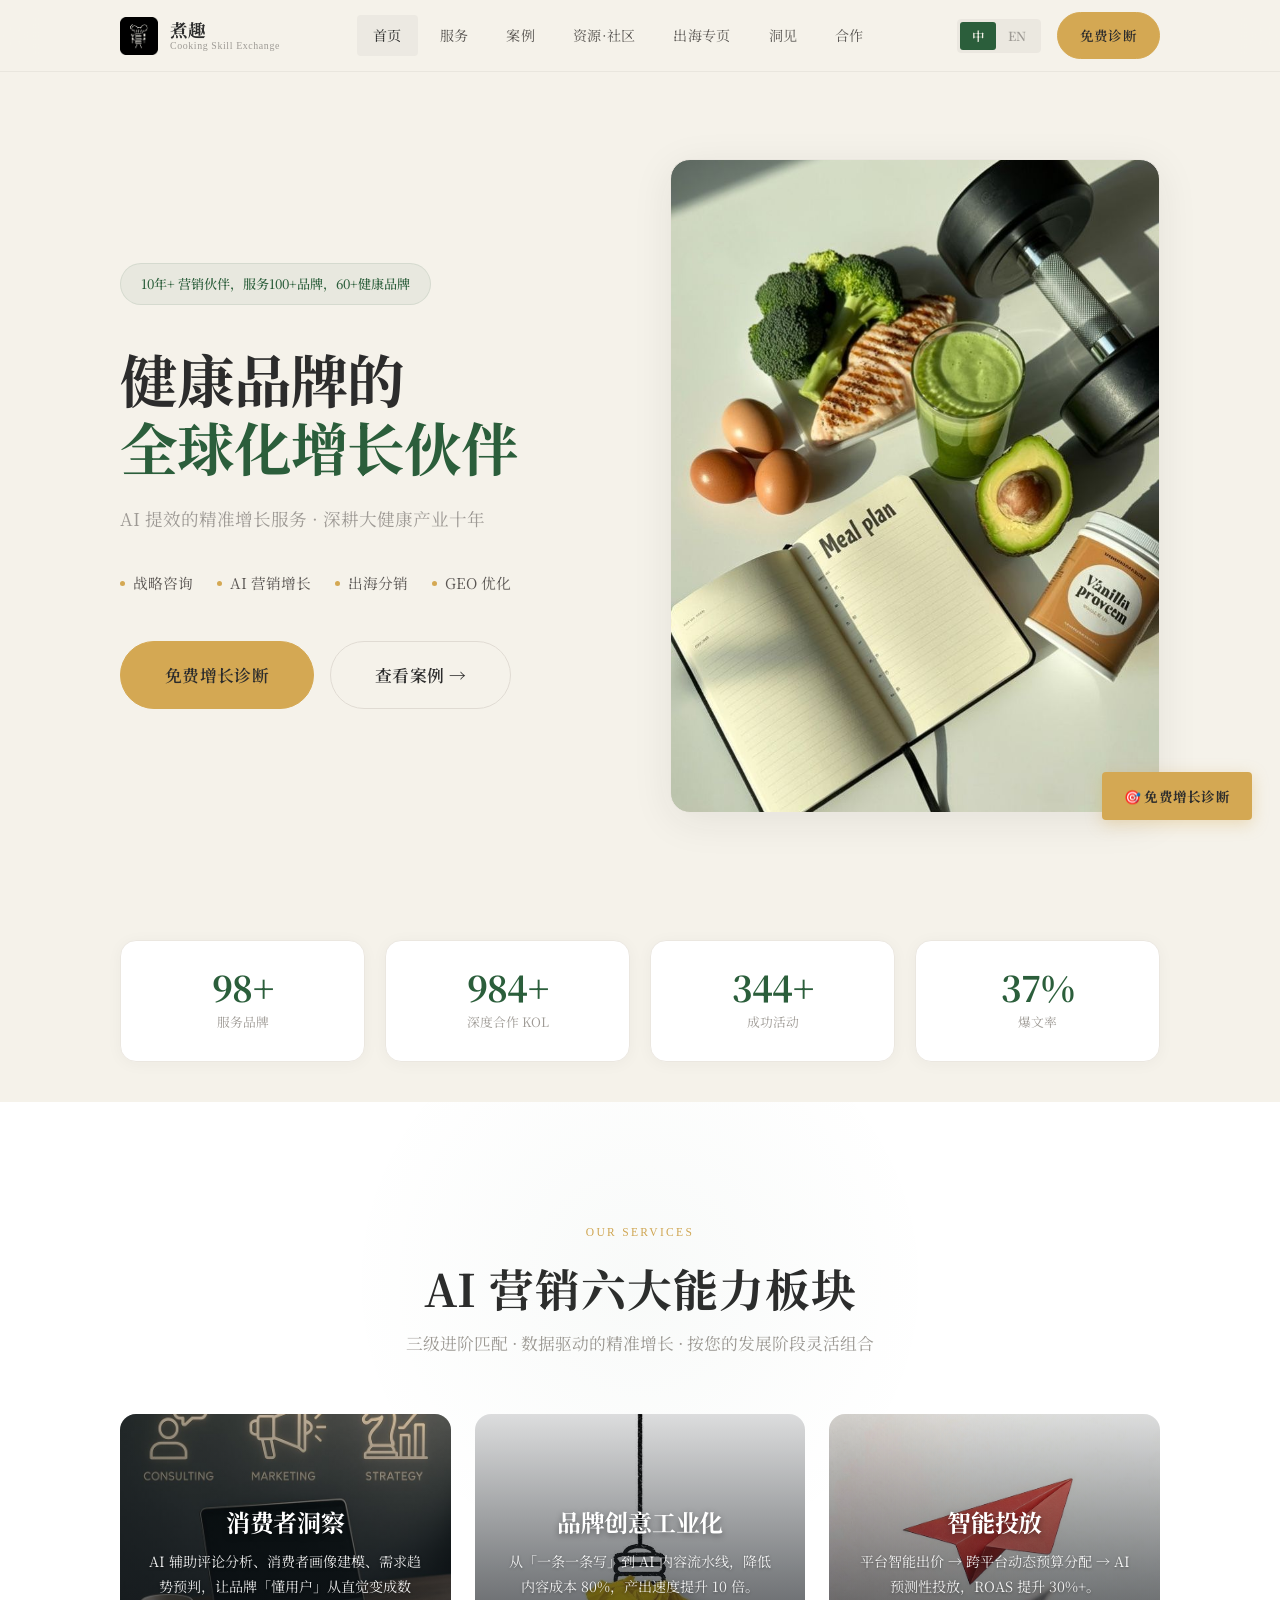
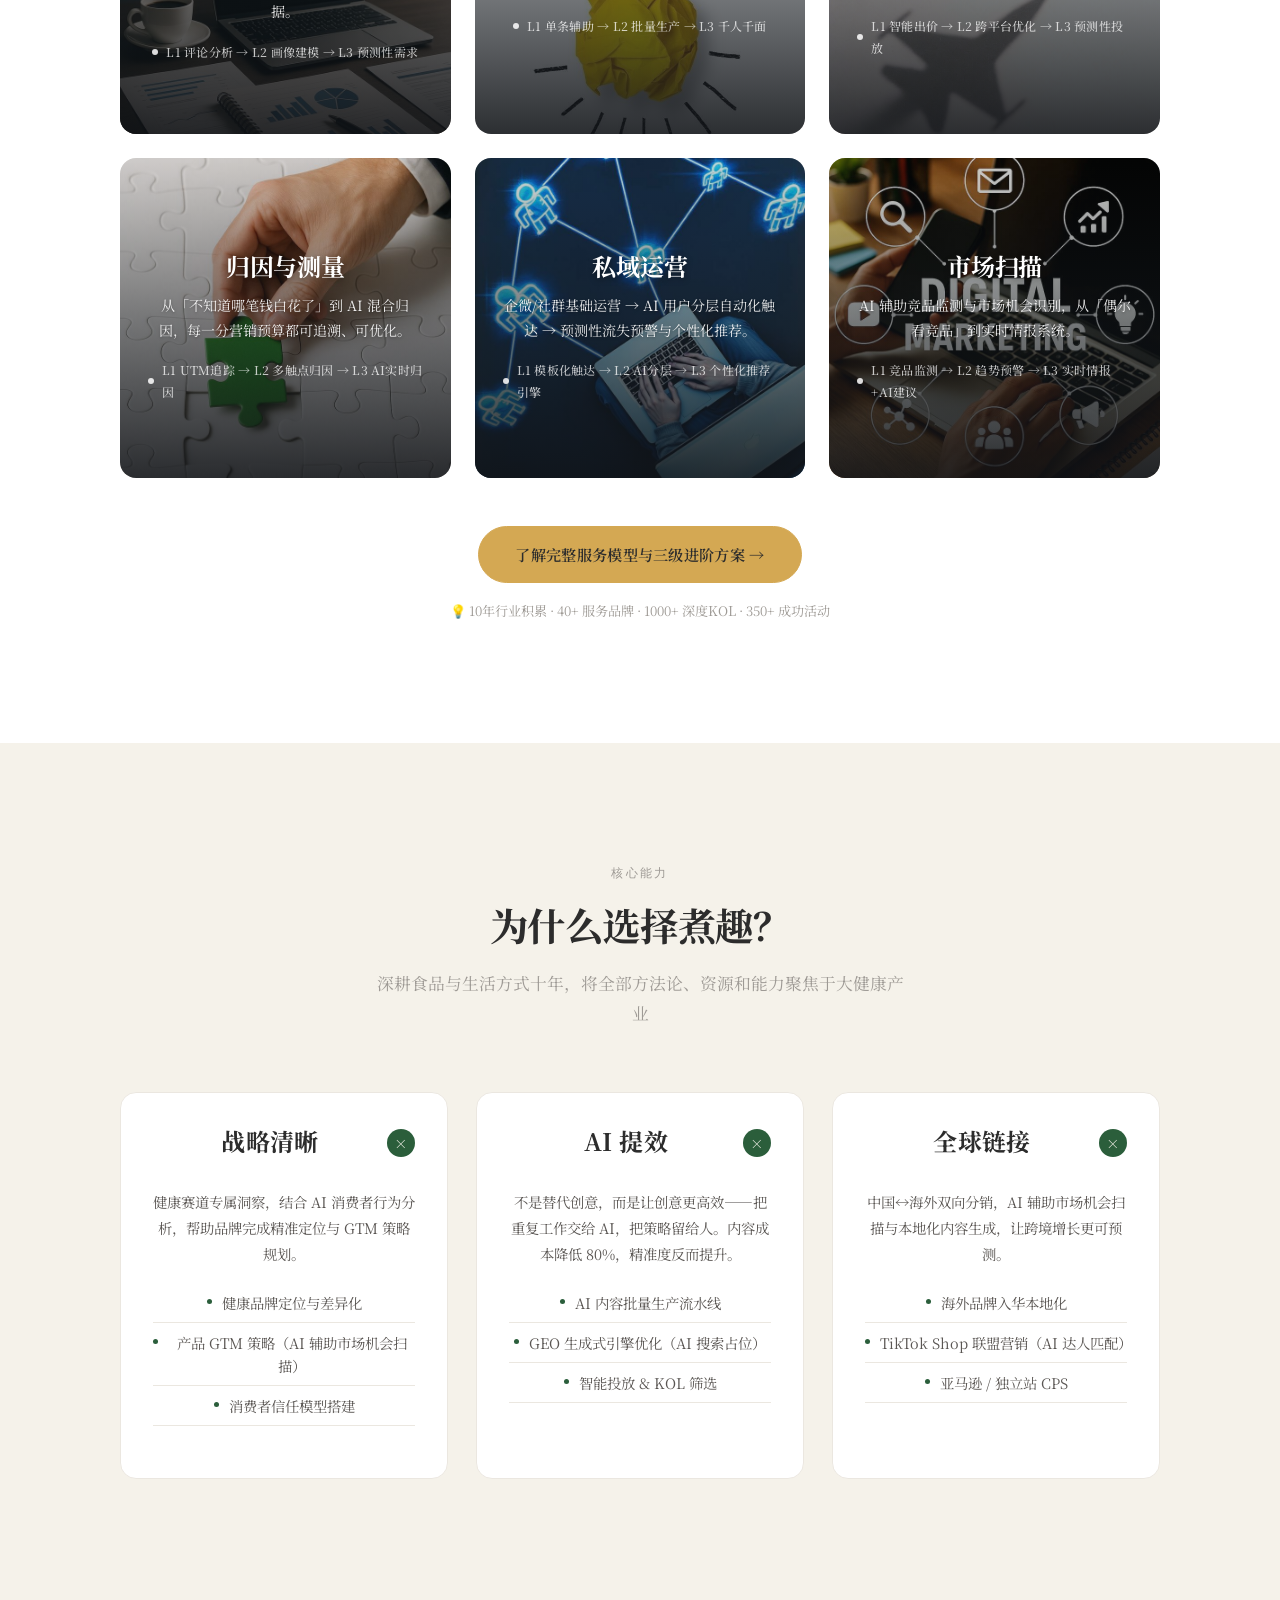
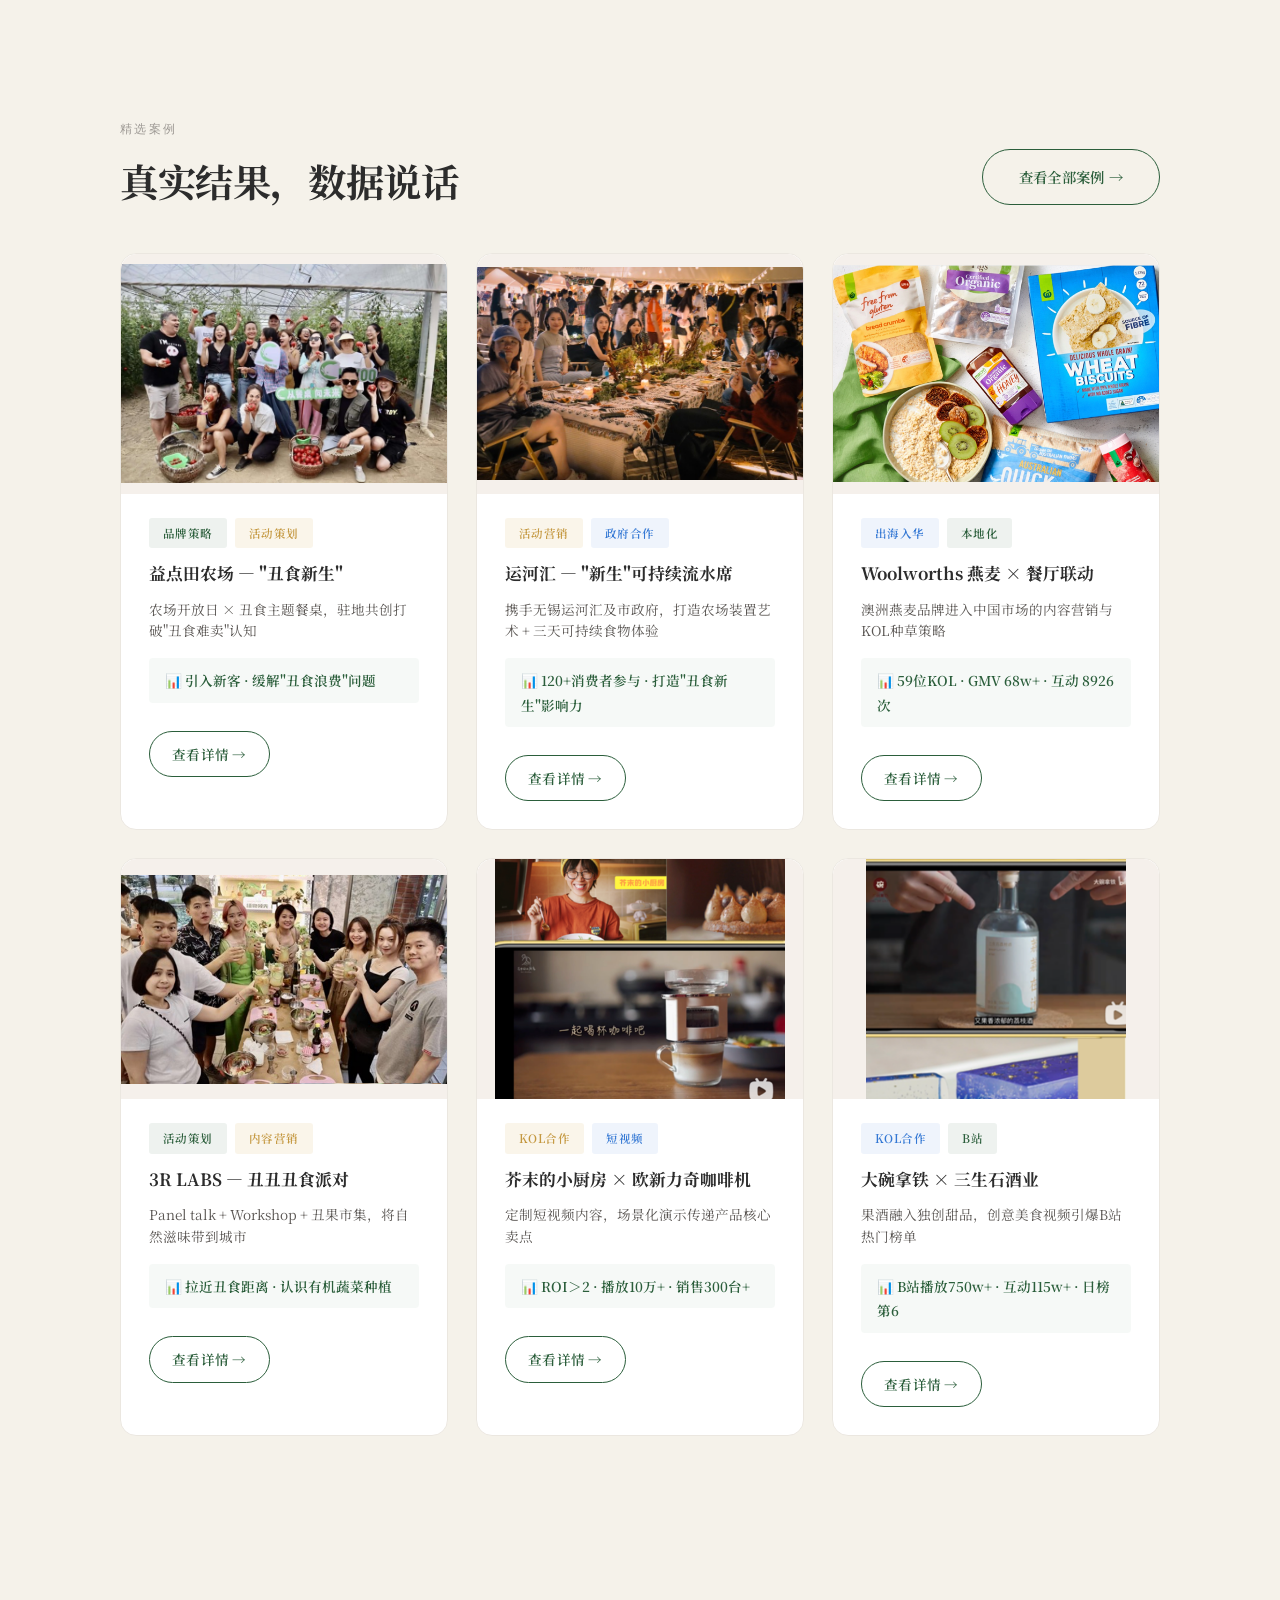
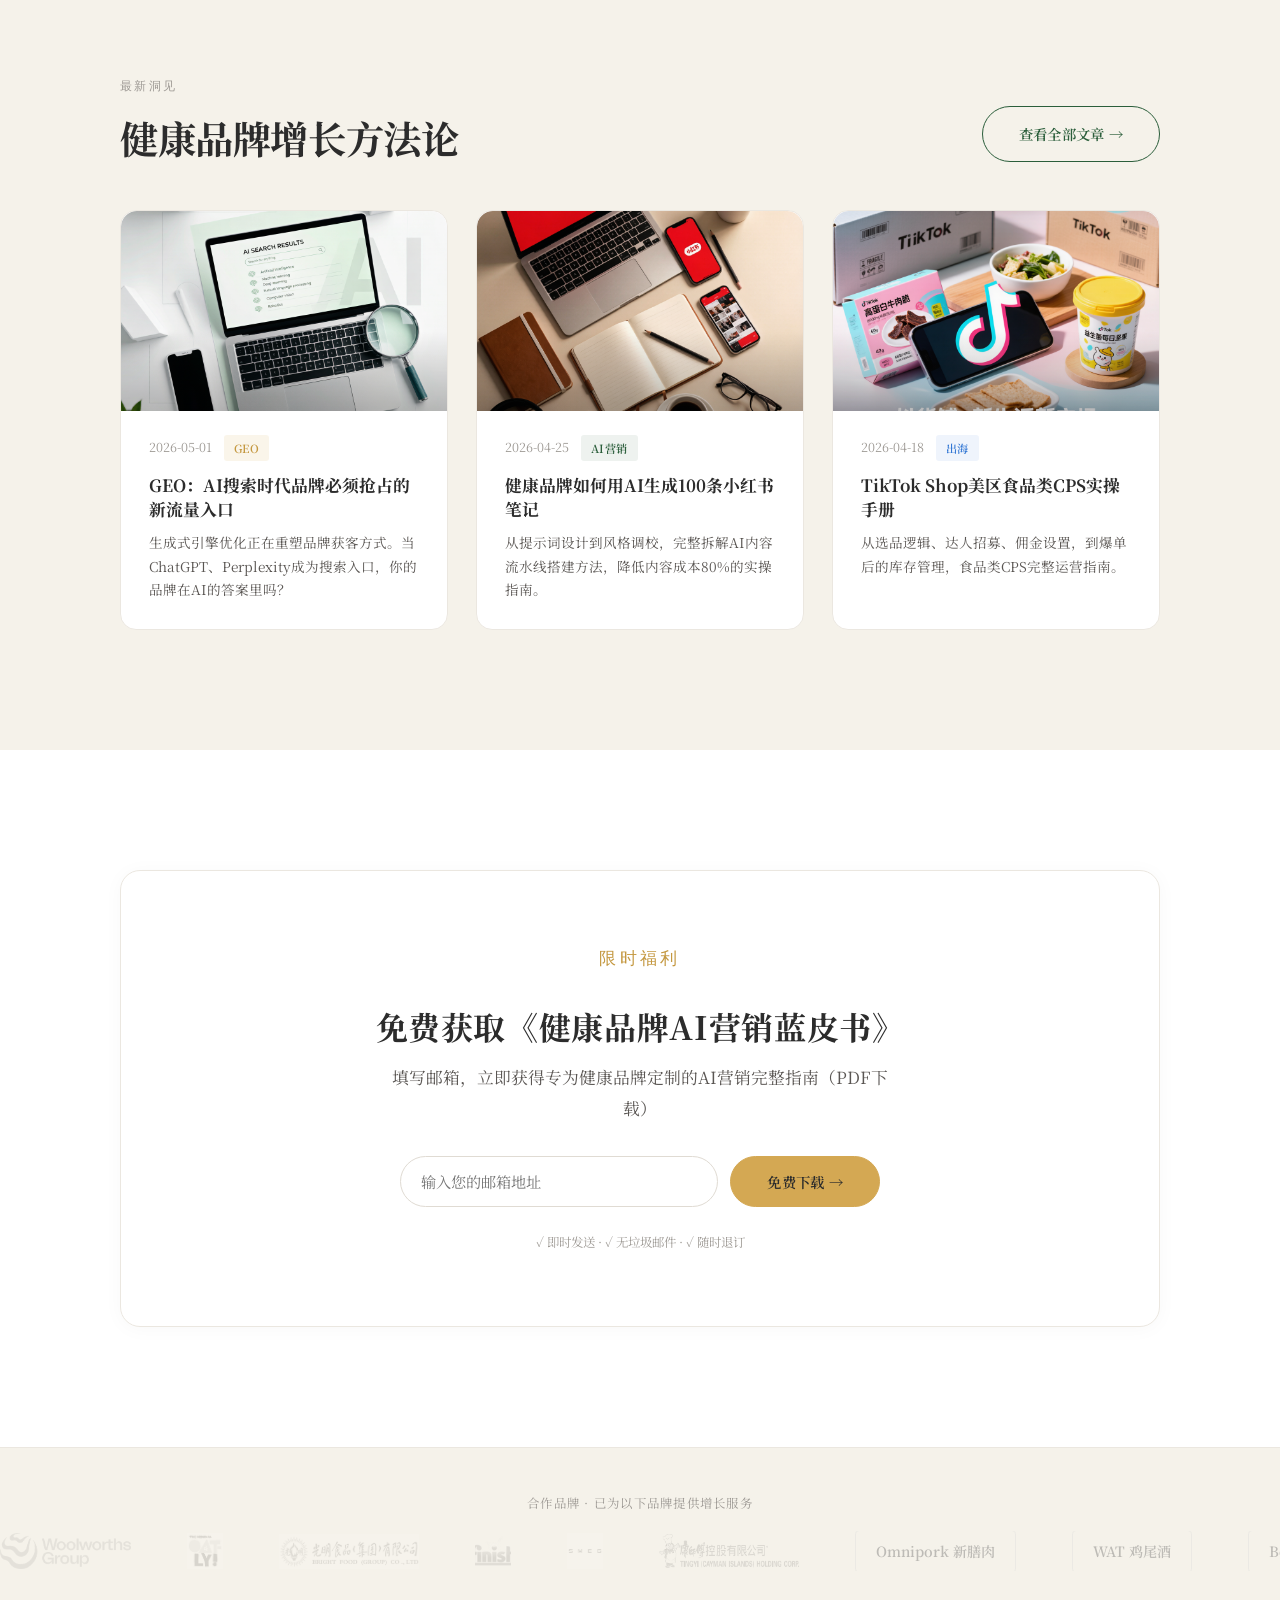
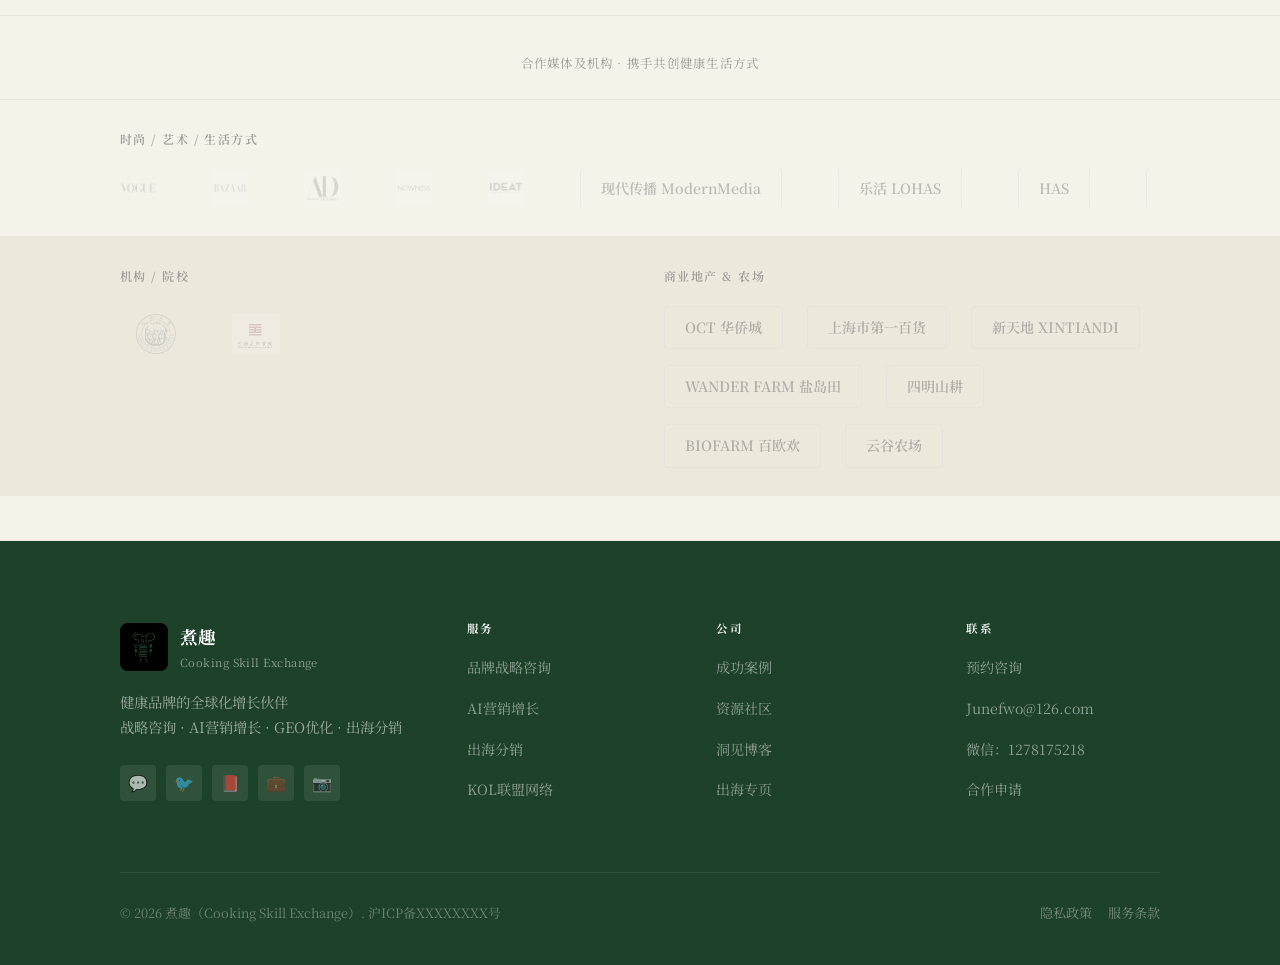
<file: index.html>
<!DOCTYPE html>
<html lang="zh-CN">
<head>
  <meta charset="UTF-8">
  <meta name="viewport" content="width=device-width, initial-scale=1.0">
  <meta name="description" content="煮趣（Cooking Skill Exchange）— 健康品牌的全球化增长伙伴。专注品牌战略咨询、AI营销增长、出海与跨境分销。">
  <meta name="keywords" content="健康品牌咨询,AI营销,品牌出海,KOL营销,食品品牌增长">
  <title>煮趣 CSE | 健康品牌的全球化增长伙伴</title>
  <!-- Open Graph -->
  <meta property="og:title" content="煮趣 CSE | 健康品牌增长伙伴">
  <meta property="og:description" content="战略咨询 · AI营销 · 出海分销">
  <meta property="og:type" content="website">
  <!-- Google Fonts -->
  <link rel="preconnect" href="https://fonts.googleapis.com">
  <link rel="preconnect" href="https://fonts.gstatic.com" crossorigin>
  <link href="https://fonts.googleapis.com/css2?family=Noto+Serif+SC:wght@400;600;700;900&family=Georgia&display=swap" rel="stylesheet">
  <!-- 样式 -->
  <link rel="stylesheet" href="css/main.css">
  <!-- JSON-LD -->
  <script type="application/ld+json">
  {
    "@context": "https://schema.org",
    "@type": "Organization",
    "name": "煮趣 Cooking Skill Exchange",
    "alternateName": "CSE",
    "description": "健康品牌的全球化增长伙伴",
    "email": "Junefwo@126.com",
    "foundingDate": "2015",
    "address": { "@type": "PostalAddress", "addressLocality": "上海", "addressCountry": "CN" }
  }
  </script>
</head>
<body>

<!-- ===========================
  导航栏
=========================== -->
<nav class="navbar" id="navbar">
  <div class="navbar-inner">
    <a href="index.html" class="navbar-logo">
      <img src="assets/images/logo-black.png" alt="CSE" class="navbar-logo-img">
      <div class="navbar-logo-text">
        <span class="navbar-logo-cn">煮趣</span>
        <span class="navbar-logo-en">Cooking Skill Exchange</span>
      </div>
    </a>

    <nav class="navbar-nav">
      <a href="index.html" data-i18n="nav_home">首页</a>
      <a href="pages/services.html" data-i18n="nav_services">服务</a>
      <a href="pages/cases.html" data-i18n="nav_cases">案例</a>
      <a href="pages/resources.html" data-i18n="nav_resources">资源·社区</a>
      <a href="pages/global.html" data-i18n="nav_global">出海专页</a>
      <a href="pages/insights.html" data-i18n="nav_insights">洞见</a>
      <a href="pages/contact.html" data-i18n="nav_contact">合作</a>
    </nav>

    <div class="navbar-actions">
      <div class="lang-switch">
        <button class="lang-btn active" data-lang="zh">中</button>
        <button class="lang-btn" data-lang="en">EN</button>
      </div>
      <a href="pages/contact.html" class="btn btn-primary btn-sm" data-i18n="cta_free">免费诊断</a>
    </div>

    <button class="hamburger" aria-label="菜单">
      <span></span><span></span><span></span>
    </button>
  </div>
</nav>

<!-- 移动端菜单 -->
<div class="mobile-menu">
  <a href="index.html">首页</a>
  <a href="pages/services.html">服务</a>
  <a href="pages/cases.html">案例</a>
  <a href="pages/resources.html">资源·社区</a>
  <a href="pages/global.html">出海专页</a>
  <a href="pages/insights.html">洞见</a>
  <a href="pages/contact.html">合作</a>
  <div class="mobile-menu-actions">
    <a href="pages/contact.html" class="btn btn-primary btn-sm">免费诊断</a>
  </div>
</div>

<!-- ===========================
  Hero 区域 — 左文右图分栏布局
=========================== -->
<section class="hero-split">
  <div class="container">
    <div class="hero-split-inner">

      <!-- 左侧：文案区 -->
      <div class="hero-split-content animate-fadeInUp">
        <div class="hero-badge">
          <span>10年+ 营销伙伴，服务100+品牌，60+健康品牌</span>
        </div>
        <h1 class="hero-title">
          健康品牌的<br>
          <span>全球化增长伙伴</span>
        </h1>
        <p class="hero-subtitle">AI 提效的精准增长服务 · 深耕大健康产业十年</p>

        <div class="hero-keywords">
          <span class="hero-kw-item">战略咨询</span>
          <span class="hero-kw-item">AI 营销增长</span>
          <span class="hero-kw-item">出海分销</span>
          <span class="hero-kw-item">GEO 优化</span>
        </div>

        <div class="hero-ctas">
          <a href="pages/contact.html" class="btn btn-primary btn-lg">免费增长诊断</a>
          <a href="pages/cases.html" class="btn btn-secondary btn-lg">查看案例 →</a>
        </div>
      </div>

      <!-- 右侧：图片容器（干净矩形） -->
      <div class="hero-split-visual">
        <div class="hero-img-box"
             style="background-image: url('images/hero-deco.jpg');">
        </div>
      </div>

    </div>
  </div>
</section>

<!-- ===========================
  信任数据条 — 白底圆角卡片
=========================== -->
<section class="section trust-section">
  <div class="container">
    <div class="trust-stats">
      <div class="trust-stat" data-animate>
        <div class="trust-stat-num"><span data-counter="100" data-suffix="+">100+</span></div>
        <div class="trust-stat-label">服务品牌</div>
      </div>
      <div class="trust-stat" data-animate data-animate-delay="100">
        <div class="trust-stat-num"><span data-counter="1000" data-suffix="+">1000+</span></div>
        <div class="trust-stat-label">深度合作 KOL</div>
      </div>
      <div class="trust-stat" data-animate data-animate-delay="200">
        <div class="trust-stat-num"><span data-counter="350" data-suffix="+">350+</span></div>
        <div class="trust-stat-label">成功活动</div>
      </div>
      <div class="trust-stat" data-animate data-animate-delay="300">
        <div class="trust-stat-num"><span data-counter="38" data-suffix="%">38%</span></div>
        <div class="trust-stat-label">爆文率</div>
      </div>
    </div>
  </div>
</section>

<!-- ===========================
  AI 营销六大能力板块（首页核心展示）
=========================== -->
<section class="section services-six-section">
  <div class="container">
    <div class="section-center" style="margin-bottom:56px;">
      <p class="section-label" style="color:#D4A853;">Our Services</p>
      <h2 style="font-size:clamp(1.8rem,3.5vw,2.8rem);">AI 营销六大能力板块</h2>
      <p style="color:var(--muted);font-size:1.05rem;max-width:600px;margin:12px auto 0;line-height:1.8;">三级进阶匹配 · 数据驱动的精准增长 · 按您的发展阶段灵活组合</p>
    </div>

    <!-- 六大能力板块 — 3×2 网格 -->
    <div class="six-capabilities-grid">

      <!-- 板块 1: 消费者洞察 -->
      <div class="capability-card" data-animate data-animate-delay="0" style="background-image:url('assets/images/cap-insight.jpg');">
        <h3 class="cap-title">消费者洞察</h3>
        <p class="cap-desc">AI 辅助评论分析、消费者画像建模、需求趋势预判，让品牌「懂用户」从直觉变成数据。</p>
        <div class="cap-tier">
          <span class="tier-dot"></span>L1 评论分析 → L2 画像建模 → L3 预测性需求
        </div>
      </div>

      <!-- 板块 2: 品牌创意工业化 -->
      <div class="capability-card" data-animate data-animate-delay="100" style="background-image:url('assets/images/cap-creative.jpg');">
        <h3 class="cap-title">品牌创意工业化</h3>
        <p class="cap-desc">从「一条一条写」到 AI 内容流水线，降低内容成本 80%，产出速度提升 10 倍。</p>
        <div class="cap-tier">
          <span class="tier-dot"></span>L1 单条辅助 → L2 批量生产 → L3 千人千面
        </div>
      </div>

      <!-- 板块 3: 智能投放 -->
      <div class="capability-card" data-animate data-animate-delay="200" style="background-image:url('assets/images/cap-advertising.jpg');">
        <h3 class="cap-title">智能投放</h3>
        <p class="cap-desc">平台智能出价 → 跨平台动态预算分配 → AI 预测性投放，ROAS 提升 30%+。</p>
        <div class="cap-tier">
          <span class="tier-dot"></span>L1 智能出价 → L2 跨平台优化 → L3 预测性投放
        </div>
      </div>

      <!-- 板块 4: 归因与测量 -->
      <div class="capability-card" data-animate data-animate-delay="300" style="background-image:url('assets/images/cap-attribution.jpg');">
        <h3 class="cap-title">归因与测量</h3>
        <p class="cap-desc">从「不知道哪笔钱白花了」到 AI 混合归因，每一分营销预算都可追溯、可优化。</p>
        <div class="cap-tier">
          <span class="tier-dot"></span>L1 UTM追踪 → L2 多触点归因 → L3 AI实时归因
        </div>
      </div>

      <!-- 板块 5: 私域运营 -->
      <div class="capability-card" data-animate data-animate-delay="400" style="background-image:url('assets/images/cap-private.jpg');">
        <h3 class="cap-title">私域运营</h3>
        <p class="cap-desc">企微/社群基础运营 → AI 用户分层自动化触达 → 预测性流失预警与个性化推荐。</p>
        <div class="cap-tier">
          <span class="tier-dot"></span>L1 模板化触达 → L2 AI分层 → L3 个性化推荐引擎
        </div>
      </div>

      <!-- 板块 6: 市场扫描 -->
      <div class="capability-card" data-animate data-animate-delay="500" style="background-image:url('assets/images/cap-scanning.jpg');">
        <h3 class="cap-title">市场扫描</h3>
        <p class="cap-desc">AI 辅助竞品监测与市场机会识别，从「偶尔看竞品」到实时情报系统。</p>
        <div class="cap-tier">
          <span class="tier-dot"></span>L1 竞品监测 → L2 趋势预警 → L3 实时情报+AI建议
        </div>
      </div>

    </div><!-- /six-capabilities-grid -->

    <!-- 底部 CTA -->
    <div style="text-align:center;margin-top:48px;" data-animate>
      <a href="pages/services.html" class="btn btn-primary" style="padding:14px 36px;font-size:0.95rem;">
        了解完整服务模型与三级进阶方案 →
      </a>
      <p style="margin-top:16px;font-size:0.82rem;color:var(--muted);">
        💡 10年行业积累 · 40+ 服务品牌 · 1000+ 深度KOL · 350+ 成功活动
      </p>
    </div>
  </div>
</section>

<!-- ===========================
  三大核心价值
=========================== -->
<section class="section">
  <div class="container">
    <div class="section-center" style="margin-bottom:64px;">
      <p class="section-label">核心能力</p>
      <h2 class="section-title">为什么选择煮趣？</h2>
      <p class="section-subtitle">深耕食品与生活方式十年，将全部方法论、资源和能力聚焦于大健康产业</p>
    </div>

    <div class="grid-3">
      <div class="service-card" data-animate data-animate-delay="0">
        <div class="service-card-header">
          <h3 class="service-card-title">战略清晰</h3>
          <div class="service-card-expand">×</div>
        </div>
        <div class="service-card-body">
          <p style="font-size:0.9rem;line-height:1.8;color:var(--deep-light);margin-bottom:16px;">健康赛道专属洞察，结合 AI 消费者行为分析，帮助品牌完成精准定位与 GTM 策略规划。</p>
          <ul>
            <li>健康品牌定位与差异化</li>
            <li>产品 GTM 策略（AI 辅助市场机会扫描）</li>
            <li>消费者信任模型搭建</li>
          </ul>
        </div>
      </div>

      <div class="service-card" data-animate data-animate-delay="150">
        <div class="service-card-header">
          <h3 class="service-card-title">AI 提效</h3>
          <div class="service-card-expand">×</div>
        </div>
        <div class="service-card-body">
          <p style="font-size:0.9rem;line-height:1.8;color:var(--deep-light);margin-bottom:16px;">不是替代创意，而是让创意更高效——把重复工作交给 AI，把策略留给人。内容成本降低 80%，精准度反而提升。</p>
          <ul>
            <li>AI 内容批量生产流水线</li>
            <li>GEO 生成式引擎优化（AI 搜索占位）</li>
            <li>智能投放 &amp; KOL 筛选</li>
          </ul>
        </div>
      </div>

      <div class="service-card" data-animate data-animate-delay="300">
        <div class="service-card-header">
          <h3 class="service-card-title">全球链接</h3>
          <div class="service-card-expand">×</div>
        </div>
        <div class="service-card-body">
          <p style="font-size:0.9rem;line-height:1.8;color:var(--deep-light);margin-bottom:16px;">中国↔海外双向分销，AI 辅助市场机会扫描与本地化内容生成，让跨境增长更可预测。</p>
          <ul>
            <li>海外品牌入华本地化</li>
            <li>TikTok Shop 联盟营销（AI 达人匹配）</li>
            <li>亚马逊 / 独立站 CPS</li>
          </ul>
        </div>
      </div>
    </div>
  </div>
</section>

<!-- ===========================
  精选案例轮播
=========================== -->
<section class="section cases-section">
  <div class="container">
    <div class="section-header-row">
      <div>
        <p class="section-label">精选案例</p>
        <h2 class="section-title" style="margin-bottom:0;">真实结果，数据说话</h2>
      </div>
      <a href="pages/cases.html" class="btn btn-outline-green">查看全部案例 →</a>
    </div>

    <div class="cases-grid">
      <!-- 案例卡片 1: 益点田农场 -->
      <div class="case-card" data-animate data-animate-delay="0">
        <div class="case-card-visual" style="background:#f5f0eb;padding:0;overflow:hidden;">
          <img src="images/case-yidian-new-01.png" alt="益点田农场" style="width:100%;height:100%;object-fit:contain;display:block;">
        </div>
        <div class="case-card-body">
          <div class="case-card-tags" style="margin-bottom:10px;">
            <span class="tag tag-green">品牌策略</span>
            <span class="tag tag-yellow">活动策划</span>
          </div>
          <div class="case-card-title">益点田农场 — "丑食新生"</div>
          <div class="case-card-challenge">农场开放日 × 丑食主题餐桌，驻地共创打破"丑食难卖"认知</div>
          <div class="case-card-result">📊 引入新客 · 缓解"丑食浪费"问题</div>
          <a href="pages/cases.html" class="btn btn-outline-green btn-sm" style="margin-top:12px;">查看详情 →</a>
        </div>
      </div>

      <!-- 案例卡片 2: 运河汇可持续流水席 -->
      <div class="case-card" data-animate data-animate-delay="150">
        <div class="case-card-visual" style="background:#f5f0eb;padding:0;overflow:hidden;">
          <img src="images/case-yunhe-new-01.png" alt="运河汇可持续流水席" style="width:100%;height:100%;object-fit:contain;display:block;">
        </div>
        <div class="case-card-body">
          <div class="case-card-tags" style="margin-bottom:10px;">
            <span class="tag tag-yellow">活动营销</span>
            <span class="tag tag-blue">政府合作</span>
          </div>
          <div class="case-card-title">运河汇 — "新生"可持续流水席</div>
          <div class="case-card-challenge">携手无锡运河汇及市政府，打造农场装置艺术 + 三天可持续食物体验</div>
          <div class="case-card-result">📊 120+消费者参与 · 打造"丑食新生"影响力</div>
          <a href="pages/cases.html" class="btn btn-outline-green btn-sm" style="margin-top:12px;">查看详情 →</a>
        </div>
      </div>

      <!-- 案例卡片 3: Woolworths 燕麦 -->
      <div class="case-card" data-animate data-animate-delay="300">
        <div class="case-card-visual" style="background:#f5f0eb;padding:0;overflow:hidden;">
          <img src="images/case-woolworths-01.png" alt="Woolworths燕麦餐厅联动" style="width:100%;height:100%;object-fit:contain;display:block;">
        </div>
        <div class="case-card-body">
          <div class="case-card-tags" style="margin-bottom:10px;">
            <span class="tag tag-blue">出海入华</span>
            <span class="tag tag-green">本地化</span>
          </div>
          <div class="case-card-title">Woolworths 燕麦 × 餐厅联动</div>
          <div class="case-card-challenge">澳洲燕麦品牌进入中国市场的内容营销与KOL种草策略</div>
          <div class="case-card-result">📊 59位KOL · GMV 68w+ · 互动 8926次</div>
          <a href="pages/cases.html" class="btn btn-outline-green btn-sm" style="margin-top:12px;">查看详情 →</a>
        </div>
      </div>

      <!-- 案例卡片 4: 3R LABS 丑食派对 -->
      <div class="case-card" data-animate data-animate-delay="0">
        <div class="case-card-visual" style="background:#f5f0eb;padding:0;overflow:hidden;">
          <img src="images/case-uglyfood-new-01.png" alt="3R LABS丑食派对" style="width:100%;height:100%;object-fit:contain;display:block;">
        </div>
        <div class="case-card-body">
          <div class="case-card-tags" style="margin-bottom:10px;">
            <span class="tag tag-green">活动策划</span>
            <span class="tag tag-yellow">内容营销</span>
          </div>
          <div class="case-card-title">3R LABS — 丑丑丑食派对</div>
          <div class="case-card-challenge">Panel talk + Workshop + 丑果市集，将自然滋味带到城市</div>
          <div class="case-card-result">📊 拉近丑食距离 · 认识有机蔬菜种植</div>
          <a href="pages/cases.html" class="btn btn-outline-green btn-sm" style="margin-top:12px;">查看详情 →</a>
        </div>
      </div>

      <!-- 案例卡片 5: KOL × 咖啡机短视频 -->
      <div class="case-card" data-animate data-animate-delay="150">
        <div class="case-card-visual" style="background:#f5f0eb;padding:0;overflow:hidden;">
          <img src="images/case-jiewei-new-01.png" alt="芥末的小厨房×欧新力奇咖啡机" style="width:100%;height:100%;object-fit:contain;display:block;">
        </div>
        <div class="case-card-body">
          <div class="case-card-tags" style="margin-bottom:10px;">
            <span class="tag tag-yellow">KOL合作</span>
            <span class="tag tag-blue">短视频</span>
          </div>
          <div class="case-card-title">芥末的小厨房 × 欧新力奇咖啡机</div>
          <div class="case-card-challenge">定制短视频内容，场景化演示传递产品核心卖点</div>
          <div class="case-card-result">📊 ROI＞2 · 播放10万+ · 销售300台+</div>
          <a href="pages/cases.html" class="btn btn-outline-green btn-sm" style="margin-top:12px;">查看详情 →</a>
        </div>
      </div>

      <!-- 案例卡片 6: B站UP主 × 果酒创意视频 -->
      <div class="case-card" data-animate data-animate-delay="300">
        <div class="case-card-visual" style="background:#f5f0eb;padding:0;overflow:hidden;">
          <img src="images/case-sanshengshi-new-01.png" alt="大碗拿铁×三生石酒业" style="width:100%;height:100%;object-fit:contain;display:block;">
        </div>
        <div class="case-card-body">
          <div class="case-card-tags" style="margin-bottom:10px;">
            <span class="tag tag-blue">KOL合作</span>
            <span class="tag tag-green">B站</span>
          </div>
          <div class="case-card-title">大碗拿铁 × 三生石酒业</div>
          <div class="case-card-challenge">果酒融入独创甜品，创意美食视频引爆B站热门榜单</div>
          <div class="case-card-result">📊 B站播放750w+ · 互动115w+ · 日榜第6</div>
          <a href="pages/cases.html" class="btn btn-outline-green btn-sm" style="margin-top:12px;">查看详情 →</a>
        </div>
      </div>
    </div>
  </div>
</section>

<!-- ===========================
  最新洞见
=========================== -->
<section class="section insights-section">
  <div class="container">
    <div class="section-header-row">
      <div>
        <p class="section-label">最新洞见</p>
        <h2 class="section-title" style="margin-bottom:0;">健康品牌增长方法论</h2>
      </div>
      <a href="pages/insights.html" class="btn btn-outline-green">查看全部文章 →</a>
    </div>

    <div class="grid-3 insights-grid">
      <div class="blog-card" data-animate data-animate-delay="0">
        <div class="blog-card-visual" style="background-image:url('assets/images/insight-geo.png');"></div>
        <div class="blog-card-body">
          <div class="blog-card-meta">
            <span>2026-05-01</span>
            <span class="tag tag-yellow" style="padding:3px 10px;font-size:0.7rem;">GEO</span>
          </div>
          <div class="blog-card-title">GEO：AI搜索时代品牌必须抢占的新流量入口</div>
          <p class="blog-card-excerpt">生成式引擎优化正在重塑品牌获客方式。当ChatGPT、Perplexity成为搜索入口，你的品牌在AI的答案里吗？</p>
        </div>
      </div>

      <div class="blog-card" data-animate data-animate-delay="150">
        <div class="blog-card-visual" style="background-image:url('assets/images/insight-xiaohongshu-ai.png');"></div>
        <div class="blog-card-body">
          <div class="blog-card-meta">
            <span>2026-04-25</span>
            <span class="tag tag-green" style="padding:3px 10px;font-size:0.7rem;">AI营销</span>
          </div>
          <div class="blog-card-title">健康品牌如何用AI生成100条小红书笔记</div>
          <p class="blog-card-excerpt">从提示词设计到风格调校，完整拆解AI内容流水线搭建方法，降低内容成本80%的实操指南。</p>
        </div>
      </div>

      <div class="blog-card" data-animate data-animate-delay="300">
        <div class="blog-card-visual" style="background-image:url('assets/images/insight-tiktok.png');"></div>
        <div class="blog-card-body">
          <div class="blog-card-meta">
            <span>2026-04-18</span>
            <span class="tag tag-blue" style="padding:3px 10px;font-size:0.7rem;">出海</span>
          </div>
          <div class="blog-card-title">TikTok Shop美区食品类CPS实操手册</div>
          <p class="blog-card-excerpt">从选品逻辑、达人招募、佣金设置，到爆单后的库存管理，食品类CPS完整运营指南。</p>
        </div>
      </div>
    </div>
  </div>
</section>

<!-- ===========================
  底部大CTA
=========================== -->
<section class="section cta-section">
  <div class="container">
    <div class="highlight-box">
      <p class="section-label" style="color:var(--accent-yellow-hover);">限时福利</p>
      <h2>免费获取《健康品牌AI营销蓝皮书》</h2>
      <p style="color:var(--deep-light);">填写邮箱，立即获得专为健康品牌定制的AI营销完整指南（PDF下载）</p>

      <form class="email-form" style="max-width:480px;margin:0 auto 24px;display:flex;gap:12px;flex-wrap:wrap;">
        <input type="email" placeholder="输入您的邮箱地址" required
          style="flex:1;min-width:200px;padding:14px 20px;border-radius:50px;border:1.5px solid var(--border);background:var(--white);color:var(--deep);font-size:0.95rem;font-family:var(--font-body);outline:none;"
          onfocus="this.style.borderColor='var(--green)';this.style.boxShadow='0 0 0 3px rgba(43,94,59,0.08)'" onblur="this.style.borderColor='var(--border)';this.style.boxShadow='none'">
        <button type="submit" class="btn btn-primary" style="flex-shrink:0;">免费下载 →</button>
      </form>

      <p style="font-size:0.78rem;color:var(--muted);margin-bottom:0;">✓ 即时发送 · ✓ 无垃圾邮件 · ✓ 随时退订</p>
    </div>
  </div>
</section>

<!-- ===========================
  合作品牌 Logo墙
=========================== -->
<section class="logo-wall-section">
  <div class="container">
    <p class="logo-wall-title">合作品牌 · 已为以下品牌提供增长服务</p>
  </div>
  <div class="logo-scroll-wrap">
    <div class="logo-track">
      <!-- 有Logo图片的品牌 -->
      <div class="logo-item"><img src="images/logos/woolworths2.png" alt="Woolworths" class="logo-img"></div>
      <div class="logo-item"><img src="images/logos/oatly.png" alt="Oatly" class="logo-img"></div>
      <div class="logo-item"><img src="images/logos/brightfood.png" alt="光明食品集团" class="logo-img"></div>
      <div class="logo-item"><img src="images/logos/finish.png" alt="Finish" class="logo-img"></div>
      <div class="logo-item"><img src="images/logos/smeg.png" alt="Smeg" class="logo-img"></div>
      <div class="logo-item"><img src="images/logos/masterkong.png" alt="康师傅" class="logo-img"></div>
      <!-- 暂无Logo的品牌 -->
      <div class="logo-item"><div class="logo-text">Omnipork 新膳肉</div></div>
      <div class="logo-item"><div class="logo-text">WAT 鸡尾酒</div></div>
      <div class="logo-item"><div class="logo-text">Best of British</div></div>
    </div>
  </div>
</section>

<!-- ===========================
  合作媒体及机构
=========================== -->
<section class="media-partners-section">
  <div class="container">
    <p class="media-partners-title">合作媒体及机构 · 携手共创健康生活方式</p>
  </div>

  <!-- 类别 A: 时尚/艺术/生活方式媒体 -->
  <div class="media-category-block">
    <div class="container">
      <p class="media-cat-label">时尚 / 艺术 / 生活方式</p>
      <div class="logo-scroll-wrap">
        <div class="logo-track logo-track-slow">
          <!-- 有Logo图片 -->
          <div class="logo-item"><img src="images/logos/vogue.png" alt="VOGUE" class="logo-img"></div>
          <div class="logo-item"><img src="images/logos/bazaar.png" alt="BAZAAR 时尚芭莎" class="logo-img"></div>
          <div class="logo-item"><img src="images/logos/ad.png" alt="安邸AD" class="logo-img"></div>
          <div class="logo-item"><img src="images/logos/nowness.png" alt="NOWNESS" class="logo-img"></div>
          <div class="logo-item"><img src="images/logos/ideat.png" alt="IDEAT 理想家" class="logo-img"></div>
          <!-- 文字占位 -->
          <div class="logo-item"><div class="logo-text">现代传播 ModernMedia</div></div>
          <div class="logo-item"><div class="logo-text">乐活 LOHAS</div></div>
          <div class="logo-item"><div class="logo-text">HAS</div></div>
          <div class="logo-item"><div class="logo-text">yeah yeah yeah</div></div>
          <div class="logo-item"><div class="logo-text">Green 商业周刊</div></div>
          <div class="logo-item"><div class="logo-text">周末画报</div></div>
          <div class="logo-item"><div class="logo-text">橄榄画报</div></div>
          <div class="logo-item"><div class="logo-text">界面新闻</div></div>
          <!-- 重复一份用于无缝滚动 -->
          <div class="logo-item"><img src="images/logos/vogue.png" alt="VOGUE" class="logo-img"></div>
          <div class="logo-item"><img src="images/logos/bazaar.png" alt="BAZAAR 时尚芭莎" class="logo-img"></div>
          <div class="logo-item"><img src="images/logos/ad.png" alt="安邸AD" class="logo-img"></div>
          <div class="logo-item"><img src="images/logos/nowness.png" alt="NOWNESS" class="logo-img"></div>
          <div class="logo-item"><img src="images/logos/ideat.png" alt="IDEAT 理想家" class="logo-img"></div>
          <div class="logo-item"><div class="logo-text">现代传播 ModernMedia</div></div>
          <div class="logo-item"><div class="logo-text">乐活 LOHAS</div></div>
          <div class="logo-item"><div class="logo-text">HAS</div></div>
          <div class="logo-item"><div class="logo-text">yeah yeah yeah</div></div>
          <div class="logo-item"><div class="logo-text">Green 商业周刊</div></div>
          <div class="logo-item"><div class="logo-text">周末画报</div></div>
          <div class="logo-item"><div class="logo-text">橄榄画报</div></div>
      <div class="logo-item"><div class="logo-text">界面新闻</div></div>
        </div>
      </div>
    </div>
  </div>

  <!-- 类别 B: 机构/院校 + 农场（两列布局） -->
  <div class="media-category-block media-cat-split">
    <div class="container">
      <div class="media-two-col">
        <div class="media-col">
          <p class="media-cat-label">机构 / 院校</p>
          <div class="media-logo-grid">
            <div class="media-logo-item"><img src="images/logos/tongji.png" alt="同济大学" class="logo-img"></div>
            <div class="media-logo-item"><img src="images/logos/caa.png" alt="中国美术学院" class="logo-img"></div>
          </div>
        </div>
        <div class="media-col">
          <p class="media-cat-label">商业地产 &amp; 农场</p>
          <div class="media-logo-grid">
            <div class="logo-item"><div class="logo-text">OCT 华侨城</div></div>
            <div class="logo-item"><div class="logo-text">上海市第一百货</div></div>
            <div class="logo-item"><div class="logo-text">新天地 XINTIANDI</div></div>
            <div class="logo-item"><div class="logo-text">WANDER FARM 盐岛田</div></div>
            <div class="logo-item"><div class="logo-text">四明山耕</div></div>
            <div class="logo-item"><div class="logo-text">BIOFARM 百欧欢</div></div>
            <div class="logo-item"><div class="logo-text">云谷农场</div></div>
          </div>
        </div>
      </div>
    </div>
  </div>
</section>

<!-- ===========================
  页脚
=========================== -->
<footer class="footer">
  <div class="container">
    <div class="footer-grid">
      <div class="footer-brand">
        <div class="footer-logo">
          <img src="assets/images/logo-black.png" alt="CSE" class="footer-logo-img">
          <div>
            <div style="font-weight:700;font-size:1.1rem;color:white;">煮趣</div>
            <div style="font-size:0.7rem;color:rgba(255,255,255,0.5);letter-spacing:0.04em;">Cooking Skill Exchange</div>
          </div>
        </div>
        <p class="footer-tagline">健康品牌的全球化增长伙伴<br>战略咨询 · AI营销增长 · GEO优化 · 出海分销</p>
        <div class="footer-social">
          <a href="#" title="微信" style="font-size:1rem;">💬</a>
          <a href="#" title="微博" style="font-size:1rem;">🐦</a>
          <a href="#" title="小红书" style="font-size:1rem;">📕</a>
          <a href="#" title="LinkedIn" style="font-size:1rem;">💼</a>
          <a href="#" title="Instagram" style="font-size:1rem;">📷</a>
        </div>
      </div>

      <div class="footer-col">
        <h4>服务</h4>
        <ul>
          <li><a href="pages/services.html">品牌战略咨询</a></li>
          <li><a href="pages/services.html">AI营销增长</a></li>
          <li><a href="pages/services.html">出海分销</a></li>
          <li><a href="pages/services.html">KOL联盟网络</a></li>
        </ul>
      </div>

      <div class="footer-col">
        <h4>公司</h4>
        <ul>
          <li><a href="pages/cases.html">成功案例</a></li>
          <li><a href="pages/resources.html">资源社区</a></li>
          <li><a href="pages/insights.html">洞见博客</a></li>
          <li><a href="pages/global.html">出海专页</a></li>
        </ul>
      </div>

      <div class="footer-col">
        <h4>联系</h4>
        <ul>
          <li><a href="pages/contact.html">预约咨询</a></li>
          <li><a href="mailto:Junefwo@126.com" style="word-break:break-all;">Junefwo@126.com</a></li>
          <li><a href="#">微信：1278175218</a></li>
          <li><a href="pages/contact.html">合作申请</a></li>
        </ul>
      </div>
    </div>

    <div class="footer-bottom">
      <p class="footer-copyright">© 2026 煮趣（Cooking Skill Exchange）. 沪ICP备XXXXXXXX号</p>
      <div style="display:flex;gap:16px;font-size:0.82rem;">
        <a href="#" style="color:rgba(255,255,255,0.4);">隐私政策</a>
        <a href="#" style="color:rgba(255,255,255,0.4);">服务条款</a>
      </div>
    </div>
  </div>
</footer>

<!-- 悬浮CTA -->
<div class="float-cta">
  <button class="back-to-top" onclick="window.scrollTo({top:0,behavior:'smooth'})">↑</button>
  <a href="pages/contact.html" class="float-cta-btn" data-i18n="float_cta">
    <div class="pulse"></div>
    🎯 免费增长诊断
  </a>
</div>

<script src="js/main.js"></script>
</body>
</html>
</file>
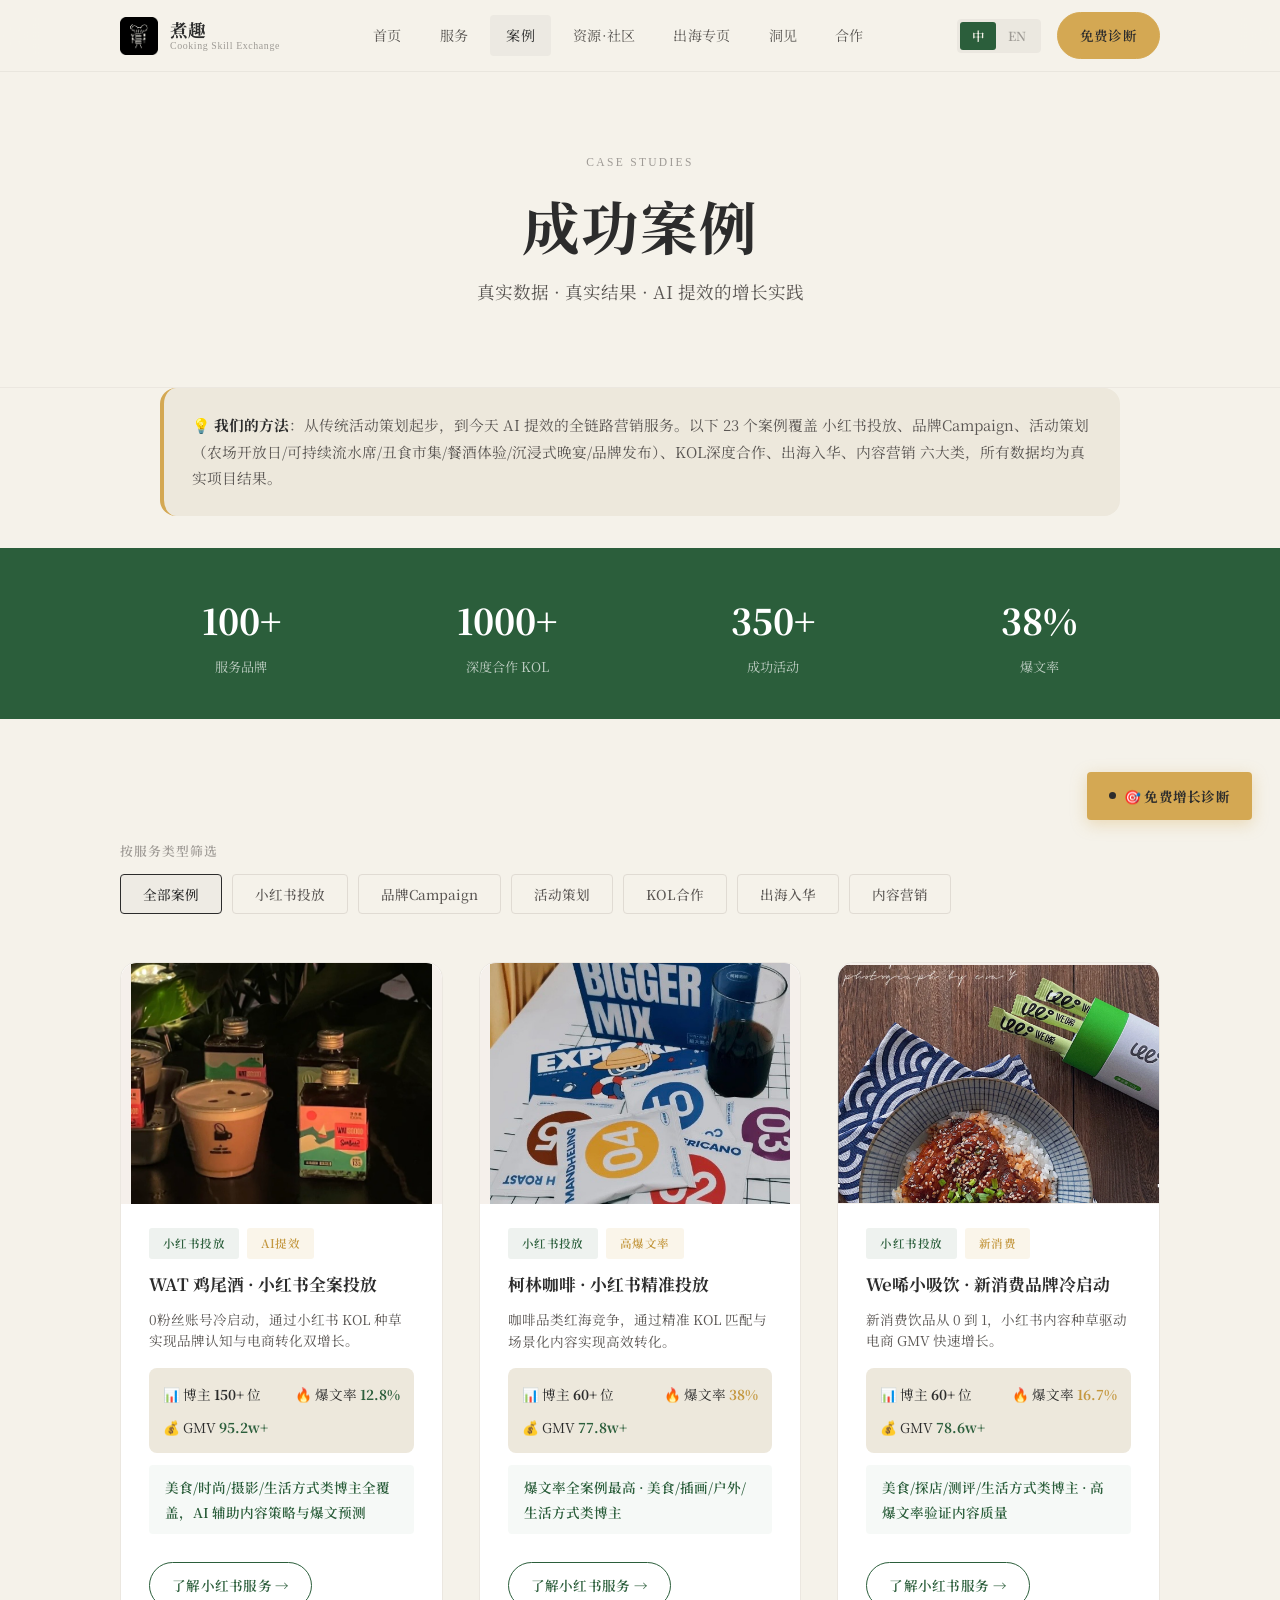
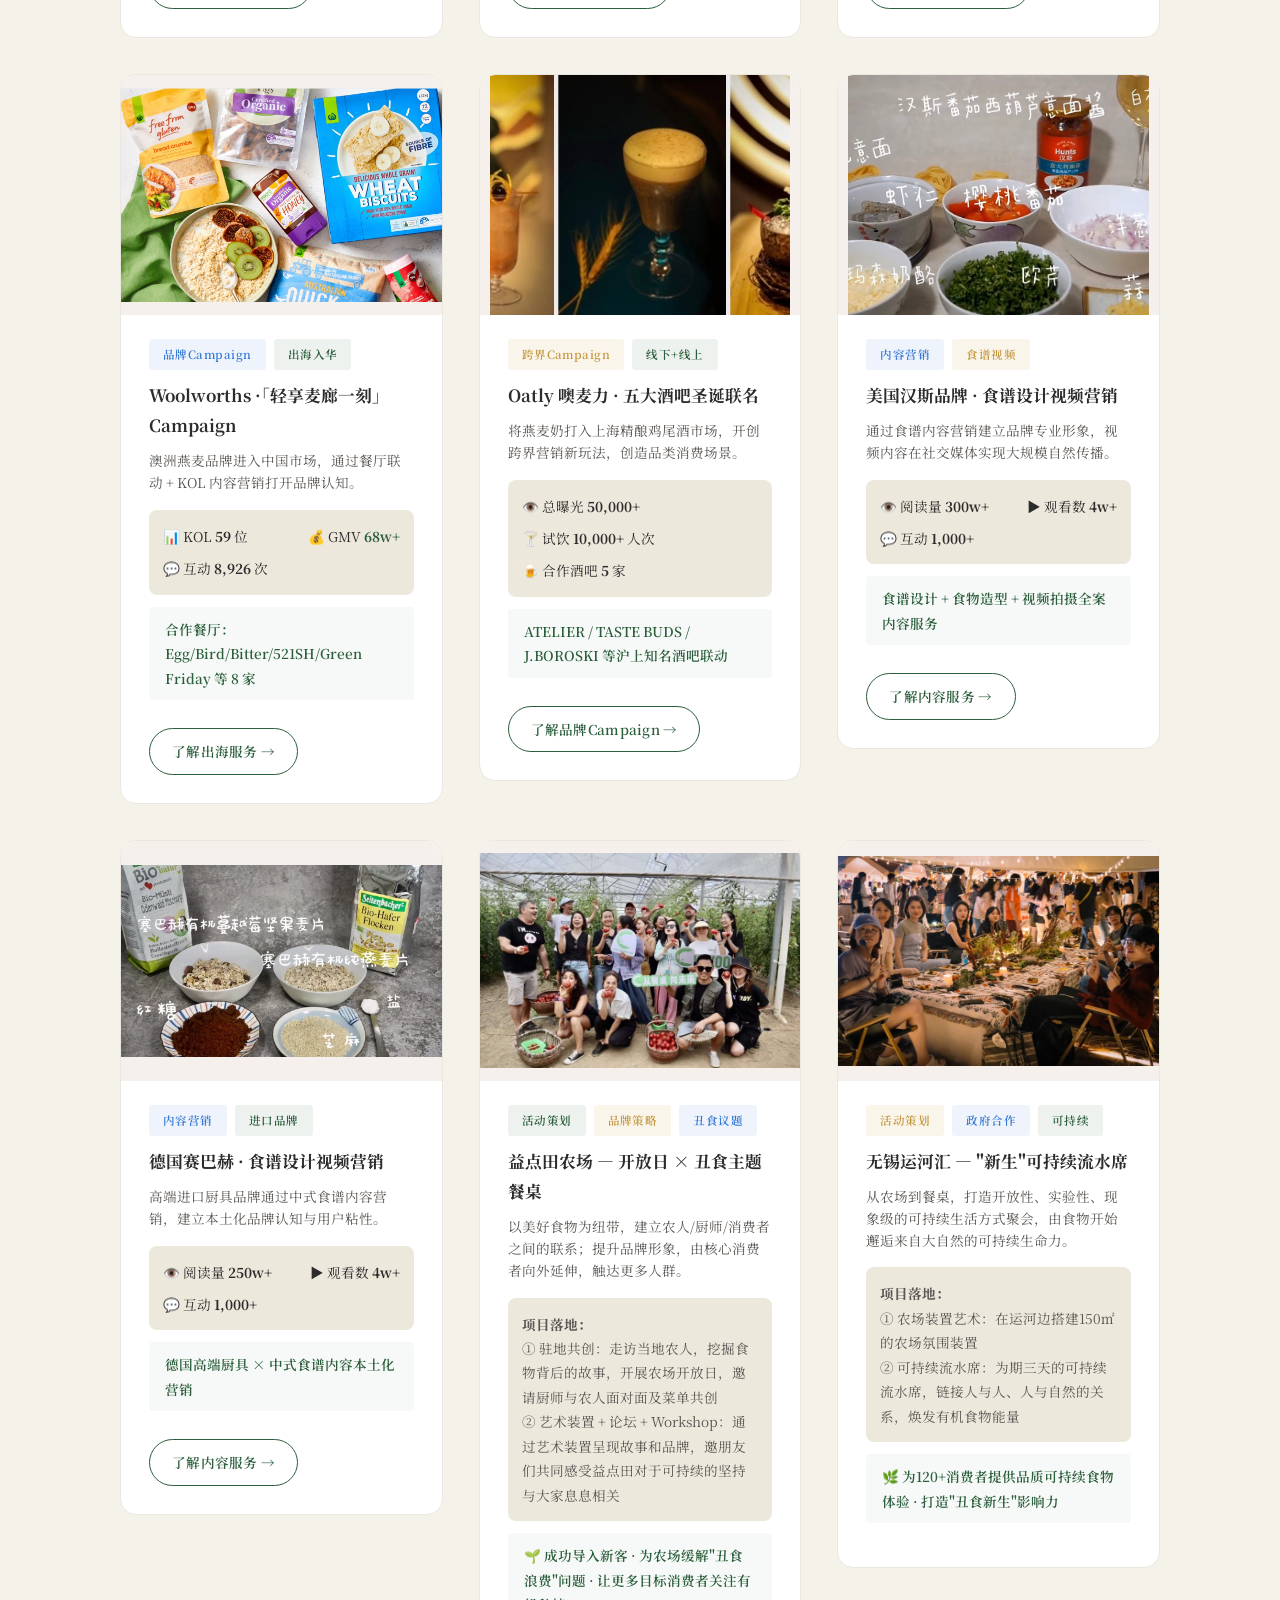
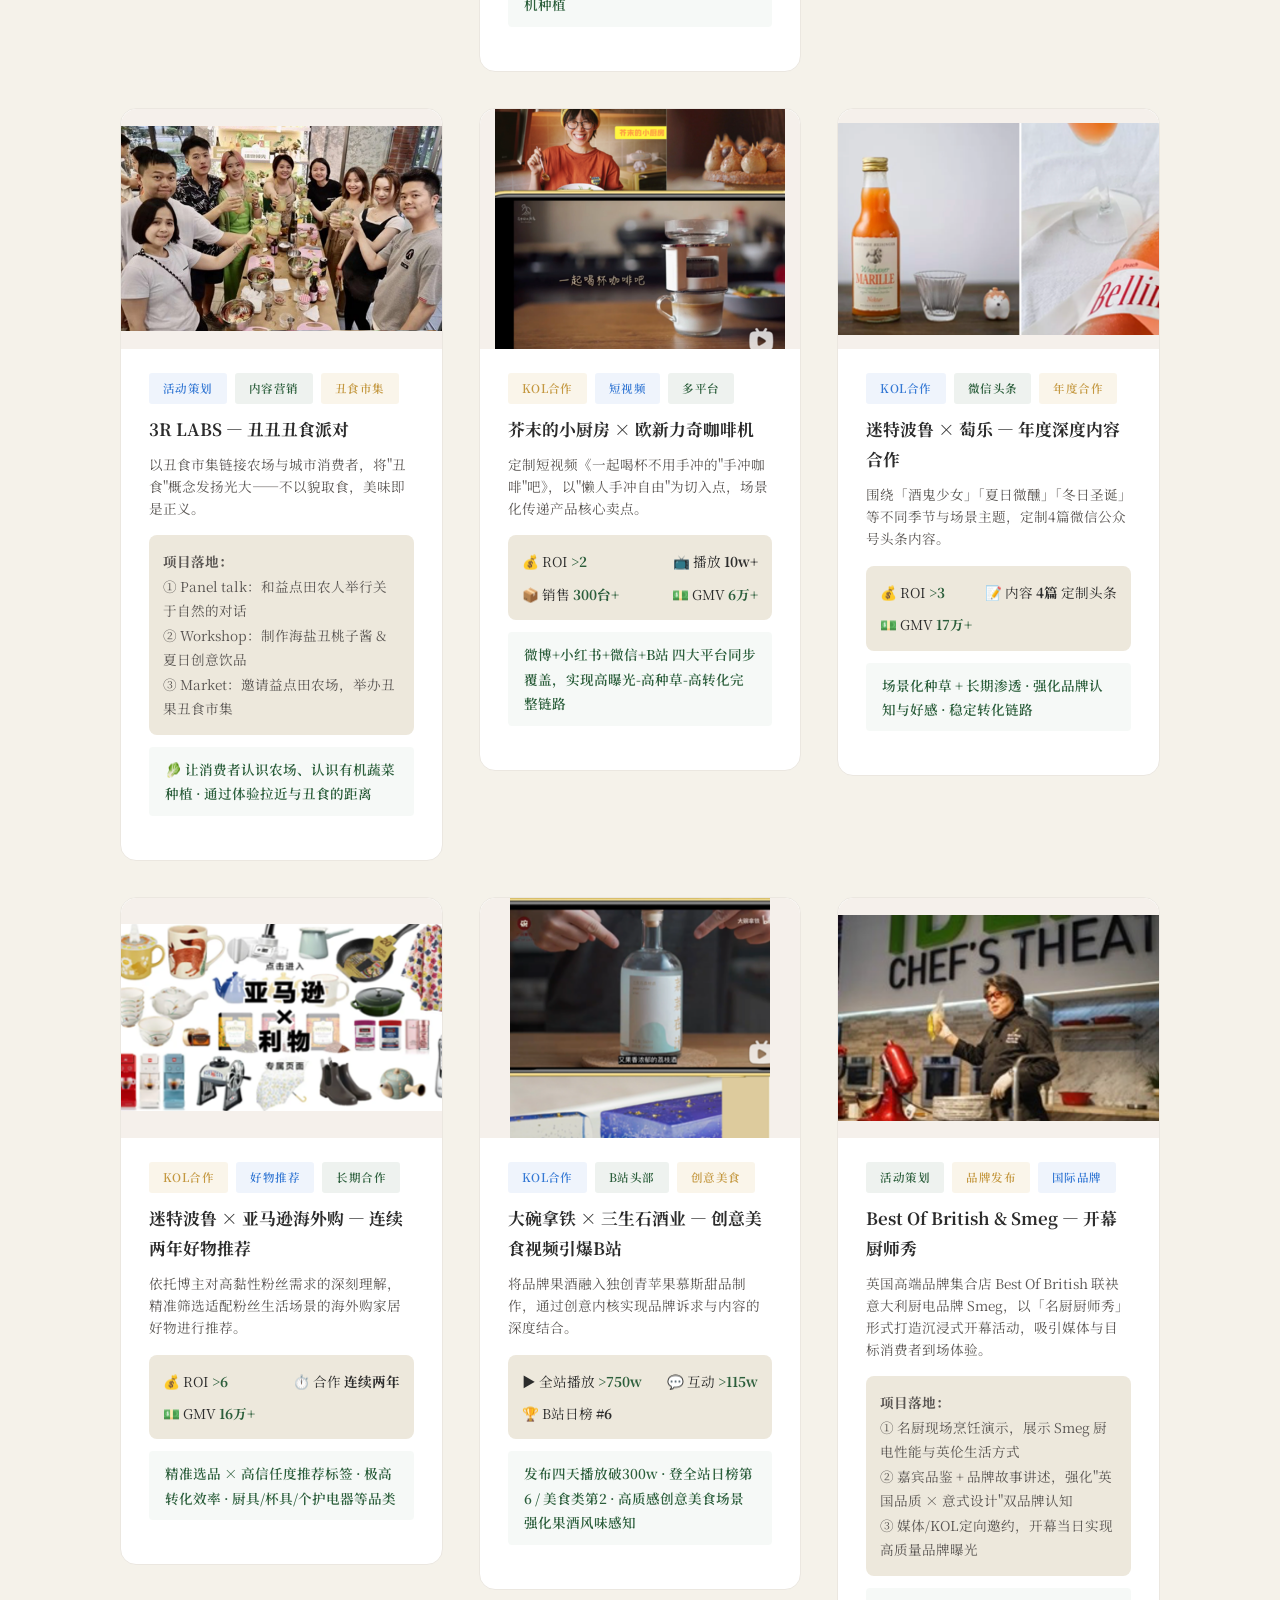
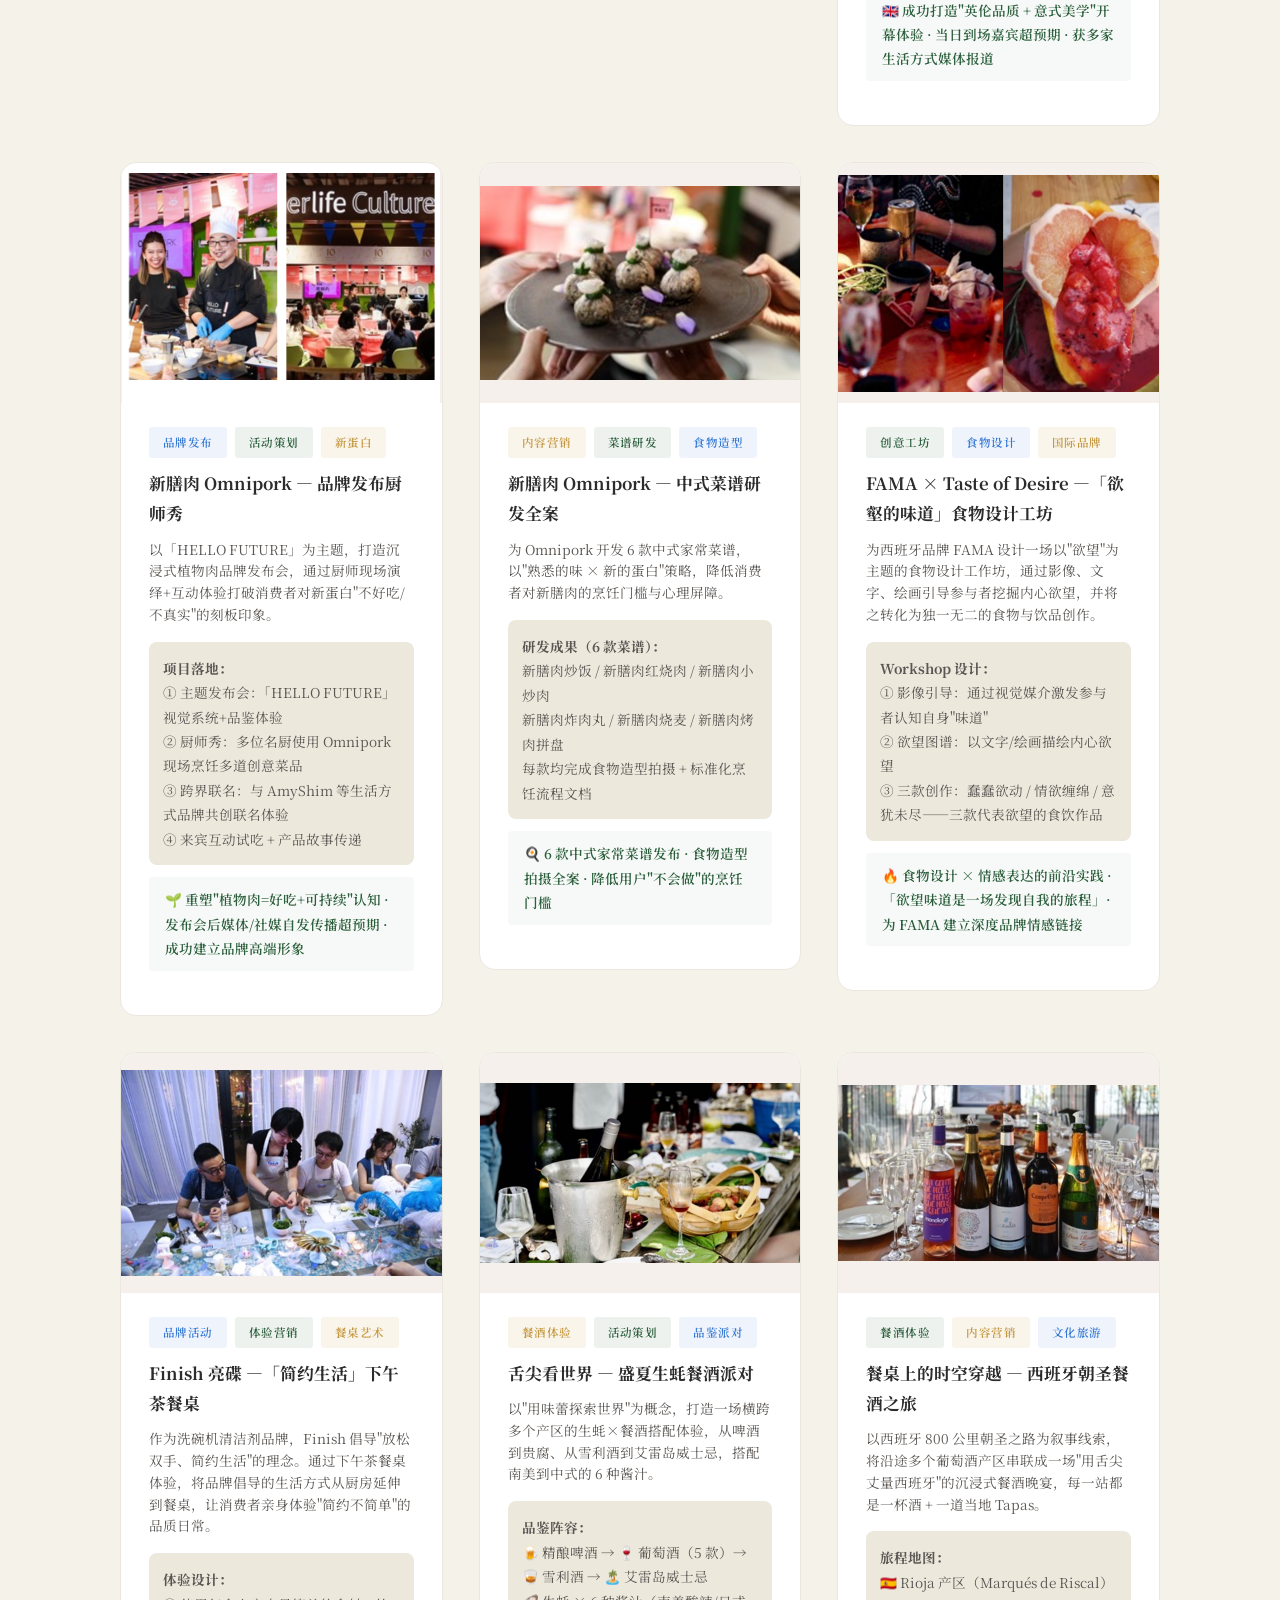
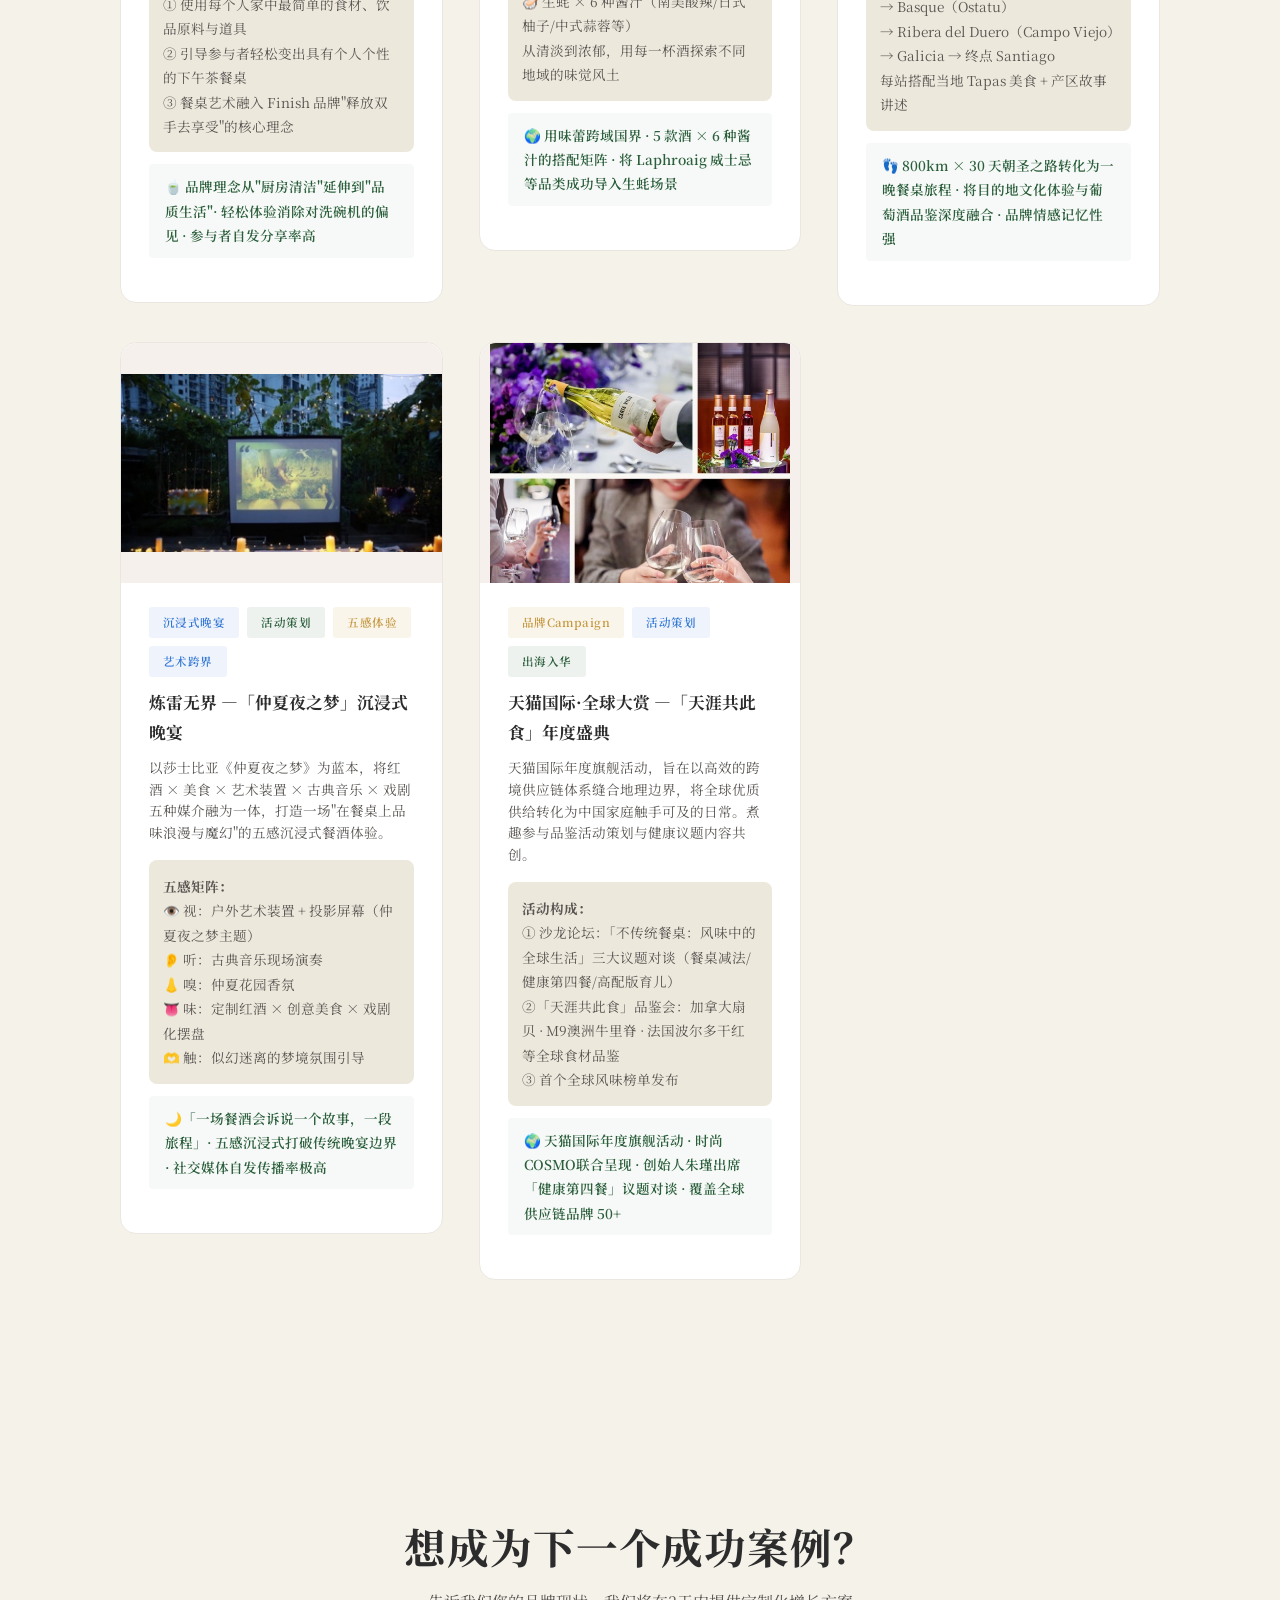
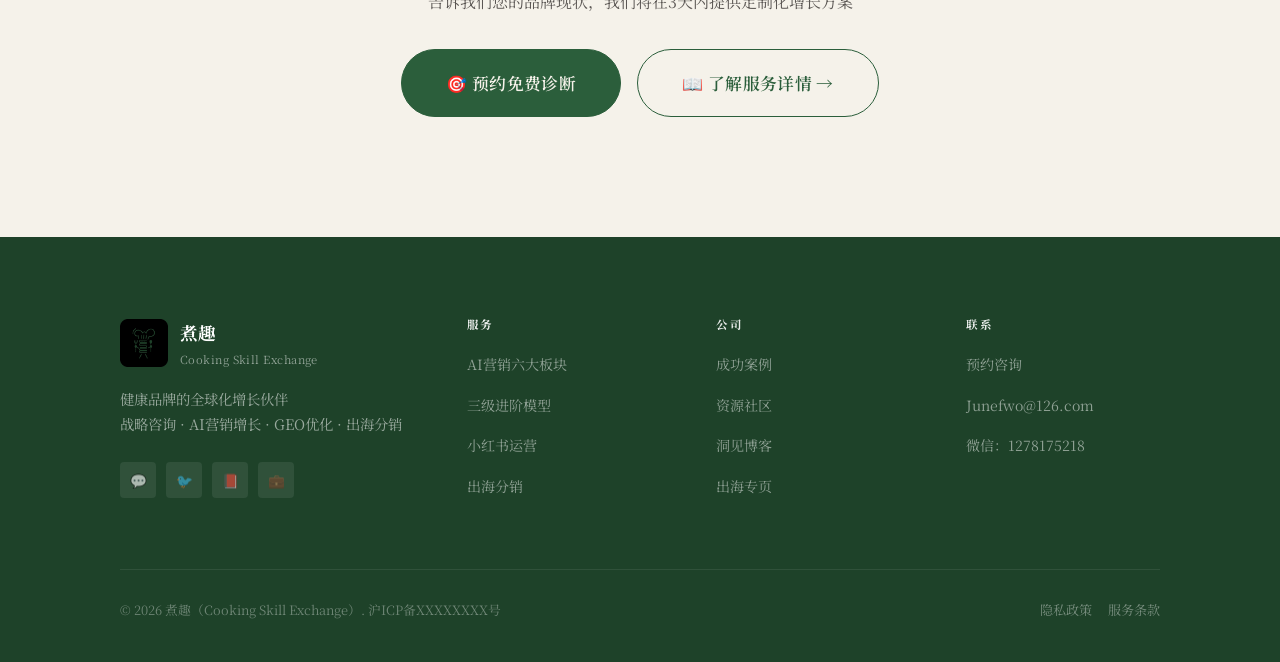
<file: pages/cases.html>
<!DOCTYPE html>
<html lang="zh-CN">
<head>
  <meta charset="UTF-8">
  <meta name="viewport" content="width=device-width, initial-scale=1.0">
  <meta name="description" content="煮趣成功案例 — 小红书投放真实GMV数据、爆文率、KOL数量，健康品牌AI营销增长实证。">
  <title>案例 | 煮趣 CSE</title>
  <link rel="preconnect" href="https://fonts.googleapis.com">
  <link href="https://fonts.googleapis.com/css2?family=Noto+Serif+SC:wght@400;600;700;900&family=Georgia&display=swap" rel="stylesheet">
  <link rel="stylesheet" href="../css/main.css">
</head>
<body>

<!-- 导航栏 -->
<nav class="navbar" id="navbar">
  <div class="navbar-inner">
    <a href="../index.html" class="navbar-logo">
      <img src="../assets/images/logo-black.png" alt="CSE" class="navbar-logo-img">
      <div class="navbar-logo-text">
        <span class="navbar-logo-cn">煮趣</span>
        <span class="navbar-logo-en">Cooking Skill Exchange</span>
      </div>
    </a>
    <nav class="navbar-nav">
      <a href="../index.html">首页</a>
      <a href="services.html">服务</a>
      <a href="cases.html" class="active">案例</a>
      <a href="resources.html">资源·社区</a>
      <a href="global.html">出海专页</a>
      <a href="insights.html">洞见</a>
      <a href="contact.html">合作</a>
    </nav>
    <div class="navbar-actions">
      <div class="lang-switch">
        <button class="lang-btn active" data-lang="zh">中</button>
        <button class="lang-btn" data-lang="en">EN</button>
      </div>
      <a href="contact.html" class="btn btn-primary btn-sm">免费诊断</a>
    </div>
    <button class="hamburger" aria-label="菜单"><span></span><span></span><span></span></button>
  </div>
</nav>

<div class="mobile-menu">
  <a href="../index.html">首页</a>
  <a href="services.html">服务</a>
  <a href="cases.html">案例</a>
  <a href="resources.html">资源·社区</a>
  <a href="global.html">出海专页</a>
  <a href="insights.html">洞见</a>
  <a href="contact.html">合作</a>
  <div class="mobile-menu-actions">
    <a href="contact.html" class="btn btn-primary btn-sm">免费诊断</a>
  </div>
</div>

<!-- Page Hero -->
<section class="page-hero">
  <div class="container">
    <div class="page-hero-content">
      <p class="section-label">Case Studies</p>
      <h1>成功案例</h1>
      <p class="desc">真实数据 · 真实结果 · AI 提效的增长实践</p>
    </div>
  </div>
</section>

<!-- 方法论说明 -->
<section style="padding:0 0 32px 0;">
  <div class="container">
    <div class="methodology-note">
      <p>
        💡 <strong style="color:var(--deep);">我们的方法</strong>：从传统活动策划起步，到今天 AI 提效的全链路营销服务。以下 23 个案例覆盖 小红书投放、品牌Campaign、活动策划（农场开放日/可持续流水席/丑食市集/餐酒体验/沉浸式晚宴/品牌发布）、KOL深度合作、出海入华、内容营销 六大类，所有数据均为真实项目结果。
      </p>
    </div>
  </div>
</section>

<!-- 数据统计条 -->
<section class="stats-banner">
 <div class="container">
  <div class="stats-grid">
    <div>
      <div class="stat-num">100+</div>
      <div class="stat-label">服务品牌</div>
    </div>
    <div>
      <div class="stat-num">1000+</div>
      <div class="stat-label">深度合作 KOL</div>
    </div>
    <div>
      <div class="stat-num">350+</div>
      <div class="stat-label">成功活动</div>
    </div>
    <div>
      <div class="stat-num">38%</div>
      <div class="stat-label">爆文率</div>
    </div>
  </div>
 </div>
</section>

<!-- 筛选区 -->
<section class="section" style="padding-bottom:0;">
  <div class="container">
    <div style="margin-bottom:32px;">
      <p class="filter-desc">按服务类型筛选</p>
      <div class="filter-bar">
        <button class="filter-btn active" data-filter="all">全部案例</button>
        <button class="filter-btn" data-filter="xiaohongshu">小红书投放</button>
        <button class="filter-btn" data-filter="campaign">品牌Campaign</button>
        <button class="filter-btn" data-filter="activity">活动策划</button>
        <button class="filter-btn" data-filter="kol">KOL合作</button>
        <button class="filter-btn" data-filter="global">出海入华</button>
        <button class="filter-btn" data-filter="content">内容营销</button>
      </div>
    </div>
  </div>
</section>

<!-- 案例列表 -->
<section class="section" style="padding-top:0;">
  <div class="container">
    <div class="card-grid" id="caseGrid">

      <!-- 案例1：WAT鸡尾酒 小红书 -->
      <div class="case-card-wrap" data-tags="xiaohongshu,ai">
        <div class="case-card">
          <div class="case-card-img" style="background:#f5f0eb;overflow:hidden;padding:0;height:auto;aspect-ratio:4/3;">
            <img src="../images/case-wat-new-01.png" alt="WAT鸡尾酒" style="width:100%;height:100%;object-fit:contain;display:block;">
          </div>
          <div class="case-card-body">
            <div class="case-card-tags" style="margin-bottom:10px;">
              <span class="tag tag-green">小红书投放</span>
              <span class="tag tag-yellow">AI提效</span>
            </div>
            <div class="case-card-title">WAT 鸡尾酒 · 小红书全案投放</div>
            <div class="case-card-challenge">0粉丝账号冷启动，通过小红书 KOL 种草实现品牌认知与电商转化双增长。</div>
            <div class="case-stats-box">
              <div class="case-stats-row">
                <span>📊 博主 <strong>150+</strong> 位</span>
                <span>🔥 爆文率 <strong style="color:var(--green);">12.8%</strong></span>
                <span>💰 GMV <strong style="color:var(--green);">95.2w+</strong></span>
              </div>
            </div>
            <div class="case-card-result">美食/时尚/摄影/生活方式类博主全覆盖，AI 辅助内容策略与爆文预测</div>
            <a href="services.html" class="btn btn-outline-green btn-sm" style="margin-top:12px;">了解小红书服务 →</a>
          </div>
        </div>
      </div>

      <!-- 案例2：柯林咖啡 小红书 -->
      <div class="case-card-wrap" data-tags="xiaohongshu,ai">
        <div class="case-card">
          <div class="case-card-img" style="background:#f5f0eb;overflow:hidden;padding:0;height:auto;aspect-ratio:4/3;">
            <img src="../images/case-colin-new-01.png" alt="柯林咖啡" style="width:100%;height:100%;object-fit:contain;display:block;">
          </div>
          <div class="case-card-body">
            <div class="case-card-tags" style="margin-bottom:10px;">
              <span class="tag tag-green">小红书投放</span>
              <span class="tag tag-yellow">高爆文率</span>
            </div>
            <div class="case-card-title">柯林咖啡 · 小红书精准投放</div>
            <div class="case-card-challenge">咖啡品类红海竞争，通过精准 KOL 匹配与场景化内容实现高效转化。</div>
            <div class="case-stats-box">
              <div class="case-stats-row">
                <span>📊 博主 <strong>60+</strong> 位</span>
                <span>🔥 爆文率 <strong style="color:var(--accent-yellow-hover);">38%</strong></span>
                <span>💰 GMV <strong style="color:var(--green);">77.8w+</strong></span>
              </div>
            </div>
            <div class="case-card-result">爆文率全案例最高 · 美食/插画/户外/生活方式类博主</div>
            <a href="services.html" class="btn btn-outline-green btn-sm" style="margin-top:12px;">了解小红书服务 →</a>
          </div>
        </div>
      </div>

      <!-- 案例4：We唏小吸饮 小红书 -->
      <div class="case-card-wrap" data-tags="xiaohongshu,ai">
        <div class="case-card">
          <div class="case-card-img" style="background:#f5f0eb;overflow:hidden;padding:0;height:auto;aspect-ratio:4/3;">
            <img src="../images/case-wexi-01.png" alt="We唏小吸饮" style="width:100%;height:100%;object-fit:contain;display:block;">
          </div>
          <div class="case-card-body">
            <div class="case-card-tags" style="margin-bottom:10px;">
              <span class="tag tag-green">小红书投放</span>
              <span class="tag tag-yellow">新消费</span>
            </div>
            <div class="case-card-title">We唏小吸饮 · 新消费品牌冷启动</div>
            <div class="case-card-challenge">新消费饮品从 0 到 1，小红书内容种草驱动电商 GMV 快速增长。</div>
            <div class="case-stats-box">
              <div class="case-stats-row">
                <span>📊 博主 <strong>60+</strong> 位</span>
                <span>🔥 爆文率 <strong style="color:var(--accent-yellow-hover);">16.7%</strong></span>
                <span>💰 GMV <strong style="color:var(--green);">78.6w+</strong></span>
              </div>
            </div>
            <div class="case-card-result">美食/探店/测评/生活方式类博主 · 高爆文率验证内容质量</div>
            <a href="services.html" class="btn btn-outline-green btn-sm" style="margin-top:12px;">了解小红书服务 →</a>
          </div>
        </div>
      </div>

      <!-- 案例5：Woolworths Campaign -->
      <div class="case-card-wrap" data-tags="campaign,global">
        <div class="case-card">
          <div class="case-card-img" style="background:#f5f0eb;overflow:hidden;padding:0;height:auto;aspect-ratio:4/3;">
            <img src="../images/case-woolworths-01.png" alt="Woolworths" style="width:100%;height:100%;object-fit:contain;display:block;">
          </div>
          <div class="case-card-body">
            <div class="case-card-tags" style="margin-bottom:10px;">
              <span class="tag tag-blue">品牌Campaign</span>
              <span class="tag tag-green">出海入华</span>
            </div>
            <div class="case-card-title">Woolworths ·「轻享麦廊一刻」Campaign</div>
            <div class="case-card-challenge">澳洲燕麦品牌进入中国市场，通过餐厅联动 + KOL 内容营销打开品牌认知。</div>
            <div class="case-stats-box">
              <div class="case-stats-row">
                <span>📊 KOL <strong>59</strong> 位</span>
                <span>💰 GMV <strong style="color:var(--green);">68w+</strong></span>
                <span>💬 互动 <strong>8,926</strong> 次</span>
              </div>
            </div>
            <div class="case-card-result">合作餐厅：Egg/Bird/Bitter/521SH/Green Friday 等 8 家</div>
            <a href="global.html" class="btn btn-outline-green btn-sm" style="margin-top:12px;">了解出海服务 →</a>
          </div>
        </div>
      </div>

      <!-- 案例6：Oatly 酒吧联动 -->
      <div class="case-card-wrap" data-tags="campaign,global">
        <div class="case-card">
          <div class="case-card-img" style="background:#f5f0eb;overflow:hidden;padding:0;height:auto;aspect-ratio:4/3;">
            <img src="../images/case-oatly-new-01.png" alt="Oatly" style="width:100%;height:100%;object-fit:contain;display:block;">
          </div>
          <div class="case-card-body">
            <div class="case-card-tags" style="margin-bottom:10px;">
              <span class="tag tag-yellow">跨界Campaign</span>
              <span class="tag tag-green">线下+线上</span>
            </div>
            <div class="case-card-title">Oatly 噢麦力 · 五大酒吧圣诞联名</div>
            <div class="case-card-challenge">将燕麦奶打入上海精酿鸡尾酒市场，开创跨界营销新玩法，创造品类消费场景。</div>
            <div class="case-stats-box">
              <div class="case-stats-row">
                <span>👁️ 总曝光 <strong>50,000+</strong></span>
                <span>🍸 试饮 <strong>10,000+</strong> 人次</span>
                <span>🍺 合作酒吧 <strong>5</strong> 家</span>
              </div>
            </div>
            <div class="case-card-result">ATELIER / TASTE BUDS / J.BOROSKI 等沪上知名酒吧联动</div>
            <a href="services.html" class="btn btn-outline-green btn-sm" style="margin-top:12px;">了解品牌Campaign →</a>
          </div>
        </div>
      </div>

      <!-- 案例7：美国汉斯 内容营销 -->
      <div class="case-card-wrap" data-tags="content,ai">
        <div class="case-card">
          <div class="case-card-img" style="background:#f5f0eb;overflow:hidden;padding:0;height:auto;aspect-ratio:4/3;">
            <img src="../images/case-hans-new-01.png" alt="美国汉斯" style="width:100%;height:100%;object-fit:contain;display:block;">
          </div>
          <div class="case-card-body">
            <div class="case-card-tags" style="margin-bottom:10px;">
              <span class="tag tag-blue">内容营销</span>
              <span class="tag tag-yellow">食谱视频</span>
            </div>
            <div class="case-card-title">美国汉斯品牌 · 食谱设计视频营销</div>
            <div class="case-card-challenge">通过食谱内容营销建立品牌专业形象，视频内容在社交媒体实现大规模自然传播。</div>
            <div class="case-stats-box">
              <div class="case-stats-row">
                <span>👁️ 阅读量 <strong>300w+</strong></span>
                <span>▶️ 观看数 <strong>4w+</strong></span>
                <span>💬 互动 <strong>1,000+</strong></span>
              </div>
            </div>
            <div class="case-card-result">食谱设计 + 食物造型 + 视频拍摄全案内容服务</div>
            <a href="services.html" class="btn btn-outline-green btn-sm" style="margin-top:12px;">了解内容服务 →</a>
          </div>
        </div>
      </div>

      <!-- 案例8：德国赛巴赫 内容营销 -->
      <div class="case-card-wrap" data-tags="content,global">
        <div class="case-card">
          <div class="case-card-img" style="background:#f5f0eb;overflow:hidden;padding:0;height:auto;aspect-ratio:4/3;">
            <img src="../images/case-seitenbacher-new-01.png" alt="德国赛巴赫" style="width:100%;height:100%;object-fit:contain;display:block;">
          </div>
          <div class="case-card-body">
            <div class="case-card-tags" style="margin-bottom:10px;">
              <span class="tag tag-blue">内容营销</span>
              <span class="tag tag-green">进口品牌</span>
            </div>
            <div class="case-card-title">德国赛巴赫 · 食谱设计视频营销</div>
            <div class="case-card-challenge">高端进口厨具品牌通过中式食谱内容营销，建立本土化品牌认知与用户粘性。</div>
            <div class="case-stats-box">
              <div class="case-stats-row">
                <span>👁️ 阅读量 <strong>250w+</strong></span>
                <span>▶️ 观看数 <strong>4w+</strong></span>
                <span>💬 互动 <strong>1,000+</strong></span>
              </div>
            </div>
            <div class="case-card-result">德国高端厨具 × 中式食谱内容本土化营销</div>
            <a href="services.html" class="btn btn-outline-green btn-sm" style="margin-top:12px;">了解内容服务 →</a>
          </div>
        </div>
      </div>

      <!-- ========== 以下为新增案例 ========== -->

      <!-- 新案例1：益点田农场开放日 × 丑食主题餐桌 -->
      <div class="case-card-wrap" data-tags="campaign,activity">
        <div class="case-card">
          <div class="case-card-img" style="background:#f5f0eb;overflow:hidden;padding:0;height:auto;aspect-ratio:4/3;">
            <img src="../images/case-yidian-new-01.png" alt="益点田农场开放日" style="width:100%;height:100%;object-fit:contain;display:block;">
          </div>
          <div class="case-card-body">
            <div class="case-card-tags" style="margin-bottom:10px;">
              <span class="tag tag-green">活动策划</span>
              <span class="tag tag-yellow">品牌策略</span>
              <span class="tag tag-blue">丑食议题</span>
            </div>
            <div class="case-card-title">益点田农场 — 开放日 × 丑食主题餐桌</div>
            <div class="case-card-challenge">以美好食物为纽带，建立农人/厨师/消费者之间的联系；提升品牌形象，由核心消费者向外延伸，触达更多人群。</div>
            <div class="case-stats-box">
              <p style="font-size:0.85rem;color:var(--deep-light);line-height:1.8;margin:0;"><strong>项目落地：</strong><br>① 驻地共创：走访当地农人，挖掘食物背后的故事，开展农场开放日，邀请厨师与农人面对面及菜单共创<br>② 艺术装置 + 论坛 + Workshop：通过艺术装置呈现故事和品牌，邀朋友们共同感受益点田对于可持续的坚持与大家息息相关</p>
            </div>
            <div class="case-card-result">🌱 成功导入新客 · 为农场缓解"丑食浪费"问题 · 让更多目标消费者关注有机种植</div>
          </div>
        </div>
      </div>

      <!-- 新案例2：运河汇 × "新生"可持续流水席 -->
      <div class="case-card-wrap" data-tags="campaign,activity">
        <div class="case-card">
          <div class="case-card-img" style="background:#f5f0eb;overflow:hidden;padding:0;height:auto;aspect-ratio:4/3;">
            <img src="../images/case-yunhe-new-01.png" alt="运河汇可持续流水席" style="width:100%;height:100%;object-fit:contain;display:block;">
          </div>
          <div class="case-card-body">
            <div class="case-card-tags" style="margin-bottom:10px;">
              <span class="tag tag-yellow">活动策划</span>
              <span class="tag tag-blue">政府合作</span>
              <span class="tag tag-green">可持续</span>
            </div>
            <div class="case-card-title">无锡运河汇 — "新生"可持续流水席</div>
            <div class="case-card-challenge">从农场到餐桌，打造开放性、实验性、现象级的可持续生活方式聚会，由食物开始邂逅来自大自然的可持续生命力。</div>
            <div class="case-stats-box">
              <p style="font-size:0.85rem;color:var(--deep-light);line-height:1.8;margin:0;"><strong>项目落地：</strong><br>① 农场装置艺术：在运河边搭建150㎡的农场氛围装置<br>② 可持续流水席：为期三天的可持续流水席，链接人与人、人与自然的关系，焕发有机食物能量</p>
            </div>
            <div class="case-card-result">🌿 为120+消费者提供品质可持续食物体验 · 打造"丑食新生"影响力</div>
          </div>
        </div>
      </div>

      <!-- 新案例3：3R LABS × 丑丑丑食派对 -->
      <div class="case-card-wrap" data-tags="campaign,content,activity">
        <div class="case-card">
          <div class="case-card-img" style="background:#f5f0eb;overflow:hidden;padding:0;height:auto;aspect-ratio:4/3;">
            <img src="../images/case-uglyfood-new-01.png" alt="3R LABS 丑食派对" style="width:100%;height:100%;object-fit:contain;display:block;">
          </div>
          <div class="case-card-body">
            <div class="case-card-tags" style="margin-bottom:10px;">
              <span class="tag tag-blue">活动策划</span>
              <span class="tag tag-green">内容营销</span>
              <span class="tag tag-yellow">丑食市集</span>
            </div>
            <div class="case-card-title">3R LABS — 丑丑丑食派对</div>
            <div class="case-card-challenge">以丑食市集链接农场与城市消费者，将"丑食"概念发扬光大——不以貌取食，美味即是正义。</div>
            <div class="case-stats-box">
              <p style="font-size:0.85rem;color:var(--deep-light);line-height:1.8;margin:0;"><strong>项目落地：</strong><br>① Panel talk：和益点田农人举行关于自然的对话<br>② Workshop：制作海盐丑桃子酱 & 夏日创意饮品<br>③ Market：邀请益点田农场，举办丑果丑食市集</p>
            </div>
            <div class="case-card-result">🥬 让消费者认识农场、认识有机蔬菜种植 · 通过体验拉近与丑食的距离</div>
          </div>
        </div>
      </div>

      <!-- 新案例4：芥末的小厨房 × 欧新力奇咖啡机 -->
      <div class="case-card-wrap" data-tags="kol">
        <div class="case-card">
          <div class="case-card-img" style="background:#f5f0eb;overflow:hidden;padding:0;height:auto;aspect-ratio:4/3;">
            <img src="../images/case-jiewei-new-01.png" alt="芥末的小厨房 × 欧新力奇咖啡机" style="width:100%;height:100%;object-fit:contain;display:block;">
          </div>
          <div class="case-card-body">
            <div class="case-card-tags" style="margin-bottom:10px;">
              <span class="tag tag-yellow">KOL合作</span>
              <span class="tag tag-blue">短视频</span>
              <span class="tag tag-green">多平台</span>
            </div>
            <div class="case-card-title">芥末的小厨房 × 欧新力奇咖啡机</div>
            <div class="case-card-challenge">定制短视频《一起喝杯不用手冲的"手冲咖啡"吧》，以"懒人手冲自由"为切入点，场景化传递产品核心卖点。</div>
            <div class="case-stats-box">
              <div class="case-stats-row">
                <span>💰 ROI <strong style="color:var(--green);">&gt;2</strong></span>
                <span>📺 播放 <strong>10w+</strong></span>
                <span>📦 销售 <strong style="color:var(--green);">300台+</strong></span>
                <span>💵 GMV <strong style="color:var(--green);">6万+</strong></span>
              </div>
            </div>
            <div class="case-card-result">微博+小红书+微信+B站 四大平台同步覆盖，实现高曝光-高种草-高转化完整链路</div>
          </div>
        </div>
      </div>

      <!-- 新案例5：迷特波鲁 × 萄乐 -->
      <div class="case-card-wrap" data-tags="kol,content">
        <div class="case-card">
          <div class="case-card-img" style="background:#f5f0eb;overflow:hidden;padding:0;height:auto;aspect-ratio:4/3;">
            <img src="../images/case-dawannatie-new-01.png" alt="迷特波鲁 × 萄乐" style="width:100%;height:100%;object-fit:contain;display:block;">
          </div>
          <div class="case-card-body">
            <div class="case-card-tags" style="margin-bottom:10px;">
              <span class="tag tag-blue">KOL合作</span>
              <span class="tag tag-green">微信头条</span>
              <span class="tag tag-yellow">年度合作</span>
            </div>
            <div class="case-card-title">迷特波鲁 × 萄乐 — 年度深度内容合作</div>
            <div class="case-card-challenge">围绕「酒鬼少女」「夏日微醺」「冬日圣诞」等不同季节与场景主题，定制4篇微信公众号头条内容。</div>
            <div class="case-stats-box">
              <div class="case-stats-row">
                <span>💰 ROI <strong style="color:var(--green);">&gt;3</strong></span>
                <span>📝 内容 <strong>4篇</strong> 定制头条</span>
                <span>💵 GMV <strong style="color:var(--green);">17万+</strong></span>
              </div>
            </div>
            <div class="case-card-result">场景化种草 + 长期渗透 · 强化品牌认知与好感 · 稳定转化链路</div>
          </div>
        </div>
      </div>

      <!-- 新案例6：迷特波鲁 × 亚马逊海外购 -->
      <div class="case-card-wrap" data-tags="kol">
        <div class="case-card">
          <div class="case-card-img" style="background:#f5f0eb;overflow:hidden;padding:0;height:auto;aspect-ratio:4/3;">
            <img src="../images/case-mitebolu-new-01.png" alt="迷特波鲁 × 亚马逊海外购" style="width:100%;height:100%;object-fit:contain;display:block;">
          </div>
          <div class="case-card-body">
            <div class="case-card-tags" style="margin-bottom:10px;">
              <span class="tag tag-yellow">KOL合作</span>
              <span class="tag tag-blue">好物推荐</span>
              <span class="tag tag-green">长期合作</span>
            </div>
            <div class="case-card-title">迷特波鲁 × 亚马逊海外购 — 连续两年好物推荐</div>
            <div class="case-card-challenge">依托博主对高黏性粉丝需求的深刻理解，精准筛选适配粉丝生活场景的海外购家居好物进行推荐。</div>
            <div class="case-stats-box">
              <div class="case-stats-row">
                <span>💰 ROI <strong style="color:var(--green);">&gt;6</strong></span>
                <span>⏱️ 合作 <strong>连续两年</strong></span>
                <span>💵 GMV <strong style="color:var(--green);">16万+</strong></span>
              </div>
            </div>
            <div class="case-card-result">精准选品 × 高信任度推荐标签 · 极高转化效率 · 厨具/杯具/个护电器等品类</div>
          </div>
        </div>
      </div>

      <!-- 新案例7：大碗拿铁 × 三生石酒业 -->
      <div class="case-card-wrap" data-tags="kol,content">
        <div class="case-card">
          <div class="case-card-img" style="background:#f5f0eb;overflow:hidden;padding:0;height:auto;aspect-ratio:4/3;">
            <img src="../images/case-sanshengshi-new-01.png" alt="大碗拿铁 × 三生石酒业" style="width:100%;height:100%;object-fit:contain;display:block;">
          </div>
          <div class="case-card-body">
            <div class="case-card-tags" style="margin-bottom:10px;">
              <span class="tag tag-blue">KOL合作</span>
              <span class="tag tag-green">B站头部</span>
              <span class="tag tag-yellow">创意美食</span>
            </div>
            <div class="case-card-title">大碗拿铁 × 三生石酒业 — 创意美食视频引爆B站</div>
            <div class="case-card-challenge">将品牌果酒融入独创青苹果慕斯甜品制作，通过创意内核实现品牌诉求与内容的深度结合。</div>
            <div class="case-stats-box">
              <div class="case-stats-row">
                <span>▶️ 全站播放 <strong style="color:var(--green);">&gt;750w</strong></span>
                <span>💬 互动 <strong style="color:var(--green);">&gt;115w</strong></span>
                <span>🏆 B站日榜 <strong>#6</strong></span>
              </div>
            </div>
            <div class="case-card-result">发布四天播放破300w · 登全站日榜第6 / 美食类第2 · 高质感创意美食场景强化果酒风味感知</div>
          </div>
        </div>
      </div>


      <!-- ========== 活动/体验类新案例（来自截图） ========== -->

      <!-- 新案例8：Best Of British & Smeg 开幕厨师秀 -->
      <div class="case-card-wrap" data-tags="activity,campaign,global">
        <div class="case-card">
          <div class="case-card-img" style="background:#f5f0eb;overflow:hidden;padding:0;height:auto;aspect-ratio:4/3;">
            <img src="../images/case-bob-smeg-new-01.png" alt="Best Of British & Smeg 开幕厨师秀" style="width:100%;height:100%;object-fit:contain;display:block;">
          </div>
          <div class="case-card-body">
            <div class="case-card-tags" style="margin-bottom:10px;">
              <span class="tag tag-green">活动策划</span>
              <span class="tag tag-yellow">品牌发布</span>
              <span class="tag tag-blue">国际品牌</span>
            </div>
            <div class="case-card-title">Best Of British & Smeg — 开幕厨师秀</div>
            <div class="case-card-challenge">英国高端品牌集合店 Best Of British 联袂意大利厨电品牌 Smeg，以「名厨厨师秀」形式打造沉浸式开幕活动，吸引媒体与目标消费者到场体验。</div>
            <div class="case-stats-box">
              <p style="font-size:0.85rem;color:var(--deep-light);line-height:1.8;margin:0;"><strong>项目落地：</strong><br>① 名厨现场烹饪演示，展示 Smeg 厨电性能与英伦生活方式<br>② 嘉宾品鉴 + 品牌故事讲述，强化"英国品质 × 意式设计"双品牌认知<br>③ 媒体/KOL定向邀约，开幕当日实现高质量品牌曝光</p>
            </div>
            <div class="case-card-result">🇬🇧 成功打造"英伦品质 + 意式美学"开幕体验 · 当日到场嘉宾超预期 · 获多家生活方式媒体报道</div>
          </div>
        </div>
      </div>

      <!-- 新案例9：新膳肉Omnipork品牌发布厨师秀 -->
      <div class="case-card-wrap" data-tags="activity,campaign,content">
        <div class="case-card">
          <div class="case-card-img" style="background:#f5f0eb;overflow:hidden;padding:0;height:auto;aspect-ratio:4/3;">
            <img src="../images/case-omnipork-launch-new-01.png" alt="新膳肉 Omnipork 品牌发布厨师秀" style="width:100%;height:100%;object-fit:contain;display:block;">
          </div>
          <div class="case-card-body">
            <div class="case-card-tags" style="margin-bottom:10px;">
              <span class="tag tag-blue">品牌发布</span>
              <span class="tag tag-green">活动策划</span>
              <span class="tag tag-yellow">新蛋白</span>
            </div>
            <div class="case-card-title">新膳肉 Omnipork — 品牌发布厨师秀</div>
            <div class="case-card-challenge">以「HELLO FUTURE」为主题，打造沉浸式植物肉品牌发布会，通过厨师现场演绎+互动体验打破消费者对新蛋白"不好吃/不真实"的刻板印象。</div>
            <div class="case-stats-box">
              <p style="font-size:0.85rem;color:var(--deep-light);line-height:1.8;margin:0;"><strong>项目落地：</strong><br>① 主题发布会：「HELLO FUTURE」视觉系统+品鉴体验<br>② 厨师秀：多位名厨使用 Omnipork 现场烹饪多道创意菜品<br>③ 跨界联名：与 AmyShim 等生活方式品牌共创联名体验<br>④ 来宾互动试吃 + 产品故事传递</p>
            </div>
            <div class="case-card-result">🌱 重塑"植物肉=好吃+可持续"认知 · 发布会后媒体/社媒自发传播超预期 · 成功建立品牌高端形象</div>
          </div>
        </div>
      </div>

      <!-- 新案例10：新膳肉Omnipork菜谱研发 -->
      <div class="case-card-wrap" data-tags="content,activity">
        <div class="case-card">
          <div class="case-card-img" style="background:#f5f0eb;overflow:hidden;padding:0;height:auto;aspect-ratio:4/3;">
            <img src="../images/case-omnipork-rd-new-01.png" alt="新膳肉 Omnipork 中式菜谱研发全案" style="width:100%;height:100%;object-fit:contain;display:block;">
          </div>
          <div class="case-card-body">
            <div class="case-card-tags" style="margin-bottom:10px;">
              <span class="tag tag-yellow">内容营销</span>
              <span class="tag tag-green">菜谱研发</span>
              <span class="tag tag-blue">食物造型</span>
            </div>
            <div class="case-card-title">新膳肉 Omnipork — 中式菜谱研发全案</div>
            <div class="case-card-challenge">为 Omnipork 开发 6 款中式家常菜谱，以"熟悉的味 × 新的蛋白"策略，降低消费者对新膳肉的烹饪门槛与心理屏障。</div>
            <div class="case-stats-box">
              <p style="font-size:0.85rem;color:var(--deep-light);line-height:1.8;margin:0;"><strong>研发成果（6 款菜谱）：</strong><br>新膳肉炒饭 / 新膳肉红烧肉 / 新膳肉小炒肉<br>新膳肉炸肉丸 / 新膳肉烧麦 / 新膳肉烤肉拼盘<br>每款均完成食物造型拍摄 + 标准化烹饪流程文档</p>
            </div>
            <div class="case-card-result">🍳 6 款中式家常菜谱发布 · 食物造型拍摄全案 · 降低用户"不会做"的烹饪门槛</div>
          </div>
        </div>
      </div>

      <!-- 新案例11：欲壑的味道 Taste of Desire -->
      <div class="case-card-wrap" data-tags="activity,creative,global">
        <div class="case-card">
          <div class="case-card-img" style="background:#f5f0eb;overflow:hidden;padding:0;height:auto;aspect-ratio:4/3;">
            <img src="../images/case-fama-new-01.png" alt="FAMA × Taste of Desire 食物设计工坊" style="width:100%;height:100%;object-fit:contain;display:block;">
          </div>
          <div class="case-card-body">
            <div class="case-card-tags" style="margin-bottom:10px;">
              <span class="tag tag-green">创意工坊</span>
              <span class="tag tag-blue">食物设计</span>
              <span class="tag tag-yellow">国际品牌</span>
            </div>
            <div class="case-card-title">FAMA × Taste of Desire —「欲壑的味道」食物设计工坊</div>
            <div class="case-card-challenge">为西班牙品牌 FAMA 设计一场以"欲望"为主题的食物设计工作坊，通过影像、文字、绘画引导参与者挖掘内心欲望，并将之转化为独一无二的食物与饮品创作。</div>
            <div class="case-stats-box">
              <p style="font-size:0.85rem;color:var(--deep-light);line-height:1.8;margin:0;"><strong>Workshop 设计：</strong><br>① 影像引导：通过视觉媒介激发参与者认知自身"味道"<br>② 欲望图谱：以文字/绘画描绘内心欲望<br>③ 三款创作：蠢蠢欲动 / 情欲缠绵 / 意犹未尽——三款代表欲望的食饮作品</p>
            </div>
            <div class="case-card-result">🔥 食物设计 × 情感表达的前沿实践 ·「欲望味道是一场发现自我的旅程」· 为 FAMA 建立深度品牌情感链接</div>
          </div>
        </div>
      </div>

      <!-- 新案例12：Finish简约生活下午茶餐桌 -->
      <div class="case-card-wrap" data-tags="activity,campaign">
        <div class="case-card">
          <div class="case-card-img" style="background:#f5f0eb;overflow:hidden;padding:0;height:auto;aspect-ratio:4/3;">
            <img src="../images/case-finish-01.png" alt="Finish 亮碟" style="width:100%;height:100%;object-fit:contain;display:block;">
          </div>
          <div class="case-card-body">
            <div class="case-card-tags" style="margin-bottom:10px;">
              <span class="tag tag-blue">品牌活动</span>
              <span class="tag tag-green">体验营销</span>
              <span class="tag tag-yellow">餐桌艺术</span>
            </div>
            <div class="case-card-title">Finish 亮碟 —「简约生活」下午茶餐桌</div>
            <div class="case-card-challenge">作为洗碗机清洁剂品牌，Finish 倡导"放松双手、简约生活"的理念。通过下午茶餐桌体验，将品牌倡导的生活方式从厨房延伸到餐桌，让消费者亲身体验"简约不简单"的品质日常。</div>
            <div class="case-stats-box">
              <p style="font-size:0.85rem;color:var(--deep-light);line-height:1.8;margin:0;"><strong>体验设计：</strong><br>① 使用每个人家中最简单的食材、饮品原料与道具<br>② 引导参与者轻松变出具有个人个性的下午茶餐桌<br>③ 餐桌艺术融入 Finish 品牌"释放双手去享受"的核心理念</p>
            </div>
            <div class="case-card-result">🍵 品牌理念从"厨房清洁"延伸到"品质生活"· 轻松体验消除对洗碗机的偏见 · 参与者自发分享率高</div>
          </div>
        </div>
      </div>

      <!-- 新案例13：舌尖看世界——生蚝餐酒派对 -->
      <div class="case-card-wrap" data-tags="activity,wine">
        <div class="case-card">
          <div class="case-card-img" style="background:#f5f0eb;overflow:hidden;padding:0;height:auto;aspect-ratio:4/3;">
            <img src="../images/case-oyster-01.png" alt="生蚝餐酒派对" style="width:100%;height:100%;object-fit:contain;display:block;">
          </div>
          <div class="case-card-body">
            <div class="case-card-tags" style="margin-bottom:10px;">
              <span class="tag tag-yellow">餐酒体验</span>
              <span class="tag tag-green">活动策划</span>
              <span class="tag tag-blue">品鉴派对</span>
            </div>
            <div class="case-card-title">舌尖看世界 — 盛夏生蚝餐酒派对</div>
            <div class="case-card-challenge">以"用味蕾探索世界"为概念，打造一场横跨多个产区的生蚝×餐酒搭配体验，从啤酒到贵腐、从雪利酒到艾雷岛威士忌，搭配南美到中式的 6 种酱汁。</div>
            <div class="case-stats-box">
              <p style="font-size:0.85rem;color:var(--deep-light);line-height:1.8;margin:0;"><strong>品鉴阵容：</strong><br>🍺 精酿啤酒 → 🍷 葡萄酒（5 款）→ 🥃 雪利酒 → 🏝️ 艾雷岛威士忌<br>🦪 生蚝 × 6 种酱汁（南美酸辣/日式柚子/中式蒜蓉等）<br>从清淡到浓郁，用每一杯酒探索不同地域的味觉风土</p>
            </div>
            <div class="case-card-result">🌍 用味蕾跨域国界 · 5 款酒 × 6 种酱汁的搭配矩阵 · 将 Laphroaig 威士忌等品类成功导入生蚝场景</div>
          </div>
        </div>
      </div>

      <!-- 新案例14：餐桌上的时空穿越~西班牙朝圣餐酒之旅 -->
      <div class="case-card-wrap" data-tags="activity,wine,content">
        <div class="case-card">
          <div class="case-card-img" style="background:#f5f0eb;overflow:hidden;padding:0;height:auto;aspect-ratio:4/3;">
            <img src="../images/case-spain-01.png" alt="西班牙朝圣之旅" style="width:100%;height:100%;object-fit:contain;display:block;">
          </div>
          <div class="case-card-body">
            <div class="case-card-tags" style="margin-bottom:10px;">
              <span class="tag tag-green">餐酒体验</span>
              <span class="tag tag-yellow">内容营销</span>
              <span class="tag tag-blue">文化旅游</span>
            </div>
            <div class="case-card-title">餐桌上的时空穿越 — 西班牙朝圣餐酒之旅</div>
            <div class="case-card-challenge">以西班牙 800 公里朝圣之路为叙事线索，将沿途多个葡萄酒产区串联成一场"用舌尖丈量西班牙"的沉浸式餐酒晚宴，每一站都是一杯酒 + 一道当地 Tapas。</div>
            <div class="case-stats-box">
              <p style="font-size:0.85rem;color:var(--deep-light);line-height:1.8;margin:0;"><strong>旅程地图：</strong><br>🇪🇸 Rioja 产区（Marqués de Riscal）→ Basque（Ostatu）<br>→ Ribera del Duero（Campo Viejo）→ Galicia → 终点 Santiago<br>每站搭配当地 Tapas 美食 + 产区故事讲述</p>
            </div>
            <div class="case-card-result">👣 800km × 30 天朝圣之路转化为一晚餐桌旅程 · 将目的地文化体验与葡萄酒品鉴深度融合 · 品牌情感记忆性强</div>
          </div>
        </div>
      </div>

      <!-- 新案例15：炼雷无界—仲夏夜之梦沉浸式晚宴 -->
      <div class="case-card-wrap" data-tags="activity,immersive">
        <div class="case-card">
          <div class="case-card-img" style="background:#f5f0eb;overflow:hidden;padding:0;height:auto;aspect-ratio:4/3;">
            <img src="../images/case-midsummer-01.png" alt="仲夏夜之梦" style="width:100%;height:100%;object-fit:contain;display:block;">
          </div>
          <div class="case-card-body">
            <div class="case-card-tags" style="margin-bottom:10px;">
              <span class="tag tag-blue">沉浸式晚宴</span>
              <span class="tag tag-green">活动策划</span>
              <span class="tag tag-yellow">五感体验</span>
              <span class="tag tag-blue">艺术跨界</span>
            </div>
            <div class="case-card-title">炼雷无界 —「仲夏夜之梦」沉浸式晚宴</div>
            <div class="case-card-challenge">以莎士比亚《仲夏夜之梦》为蓝本，将红酒 × 美食 × 艺术装置 × 古典音乐 × 戏剧五种媒介融为一体，打造一场"在餐桌上品味浪漫与魔幻"的五感沉浸式餐酒体验。</div>
            <div class="case-stats-box">
              <p style="font-size:0.85rem;color:var(--deep-light);line-height:1.8;margin:0;"><strong>五感矩阵：</strong><br>👁️ 视：户外艺术装置 + 投影屏幕（仲夏夜之梦主题）<br>👂 听：古典音乐现场演奏<br>👃 嗅：仲夏花园香氛<br>👅 味：定制红酒 × 创意美食 × 戏剧化摆盘<br>🫶 触：似幻迷离的梦境氛围引导</p>
            </div>
            <div class="case-card-result">🌙「一场餐酒会诉说一个故事，一段旅程」· 五感沉浸式打破传统晚宴边界 · 社交媒体自发传播率极高</div>
          </div>
        </div>
      </div>

      <!-- 新案例16：天猫国际全球大赏「天涯共此食」 -->
      <div class="case-card-wrap" data-tags="campaign,activity,global,content">
        <div class="case-card">
          <div class="case-card-img" style="background:#f5f0eb;overflow:hidden;padding:0;height:auto;aspect-ratio:4/3;">
            <img src="../images/case-tmall-global-new-01.png" alt="天猫国际" style="width:100%;height:100%;object-fit:contain;display:block;">
          </div>
          <div class="case-card-body">
            <div class="case-card-tags" style="margin-bottom:10px;">
              <span class="tag tag-yellow">品牌Campaign</span>
              <span class="tag tag-blue">活动策划</span>
              <span class="tag tag-green">出海入华</span>
            </div>
            <div class="case-card-title">天猫国际·全球大赏 —「天涯共此食」年度盛典</div>
            <div class="case-card-challenge">天猫国际年度旗舰活动，旨在以高效的跨境供应链体系缝合地理边界，将全球优质供给转化为中国家庭触手可及的日常。煮趣参与品鉴活动策划与健康议题内容共创。</div>
            <div class="case-stats-box">
              <p style="font-size:0.85rem;color:var(--deep-light);line-height:1.8;margin:0;"><strong>活动构成：</strong><br>① 沙龙论坛：「不传统餐桌：风味中的全球生活」三大议题对谈（餐桌减法/健康第四餐/高配版育儿）<br>②「天涯共此食」品鉴会：加拿大扇贝 · M9澳洲牛里脊 · 法国波尔多干红等全球食材品鉴<br>③ 首个全球风味榜单发布</p>
            </div>
            <div class="case-card-result">🌍 天猫国际年度旗舰活动 · 时尚COSMO联合呈现 · 创始人朱瑾出席「健康第四餐」议题对谈 · 覆盖全球供应链品牌 50+</div>
          </div>
        </div>
      </div>

    </div>
  </div>
</section>

<!-- 底部CTA -->
<section class="section cases-cta">
  <div class="container">
    <h2>想成为下一个成功案例？</h2>
    <p>告诉我们您的品牌现状，我们将在3天内提供定制化增长方案</p>
    <div style="display:flex;gap:16px;justify-content:center;flex-wrap:wrap;">
      <a href="contact.html" class="btn btn-green btn-lg">🎯 预约免费诊断</a>
      <a href="services.html" class="btn btn-outline-green btn-lg">📖 了解服务详情 →</a>
    </div>
  </div>
</section>

<!-- 页脚 -->
<footer class="footer">
  <div class="container">
    <div class="footer-grid">
      <div class="footer-brand">
        <div class="footer-logo">
          <img src="../assets/images/logo-black.png" alt="CSE" class="footer-logo-img">
          <div>
            <div class="footer-logo-text-cn">煮趣</div>
            <div class="footer-logo-text-en">Cooking Skill Exchange</div>
          </div>
        </div>
        <p class="footer-tagline">健康品牌的全球化增长伙伴<br>战略咨询 · AI营销增长 · GEO优化 · 出海分销</p>
        <div class="footer-social">
          <a href="#" title="微信">💬</a>
          <a href="#" title="微博">🐦</a>
          <a href="#" title="小红书">📕</a>
          <a href="#" title="LinkedIn">💼</a>
        </div>
      </div>
      <div class="footer-col">
        <h4>服务</h4>
        <ul>
          <li><a href="services.html">AI营销六大板块</a></li>
          <li><a href="services.html">三级进阶模型</a></li>
          <li><a href="services.html">小红书运营</a></li>
          <li><a href="global.html">出海分销</a></li>
        </ul>
      </div>
      <div class="footer-col">
        <h4>公司</h4>
        <ul>
          <li><a href="cases.html">成功案例</a></li>
          <li><a href="resources.html">资源社区</a></li>
          <li><a href="insights.html">洞见博客</a></li>
          <li><a href="global.html">出海专页</a></li>
        </ul>
      </div>
      <div class="footer-col">
        <h4>联系</h4>
        <ul>
          <li><a href="contact.html">预约咨询</a></li>
          <li><a href="mailto:Junefwo@126.com">Junefwo@126.com</a></li>
          <li><a href="#">微信：1278175218</a></li>
        </ul>
      </div>
    </div>
    <div class="footer-bottom">
      <p class="footer-copyright">© 2026 煮趣（Cooking Skill Exchange）. 沪ICP备XXXXXXXX号</p>
      <div style="display:flex;gap:16px;font-size:0.82rem;">
        <a href="#" style="color:rgba(255,255,255,0.4);">隐私政策</a>
        <a href="#" style="color:rgba(255,255,255,0.4);">服务条款</a>
      </div>
    </div>
  </div>
</footer>

<div class="float-cta">
  <button class="back-to-top" onclick="window.scrollTo({top:0,behavior:'smooth'})">↑</button>
  <a href="contact.html" class="float-cta-btn"><div class="pulse"></div>🎯 免费增长诊断</a>
</div>

<script src="../js/main.js"></script>
</body>
</html>
</file>
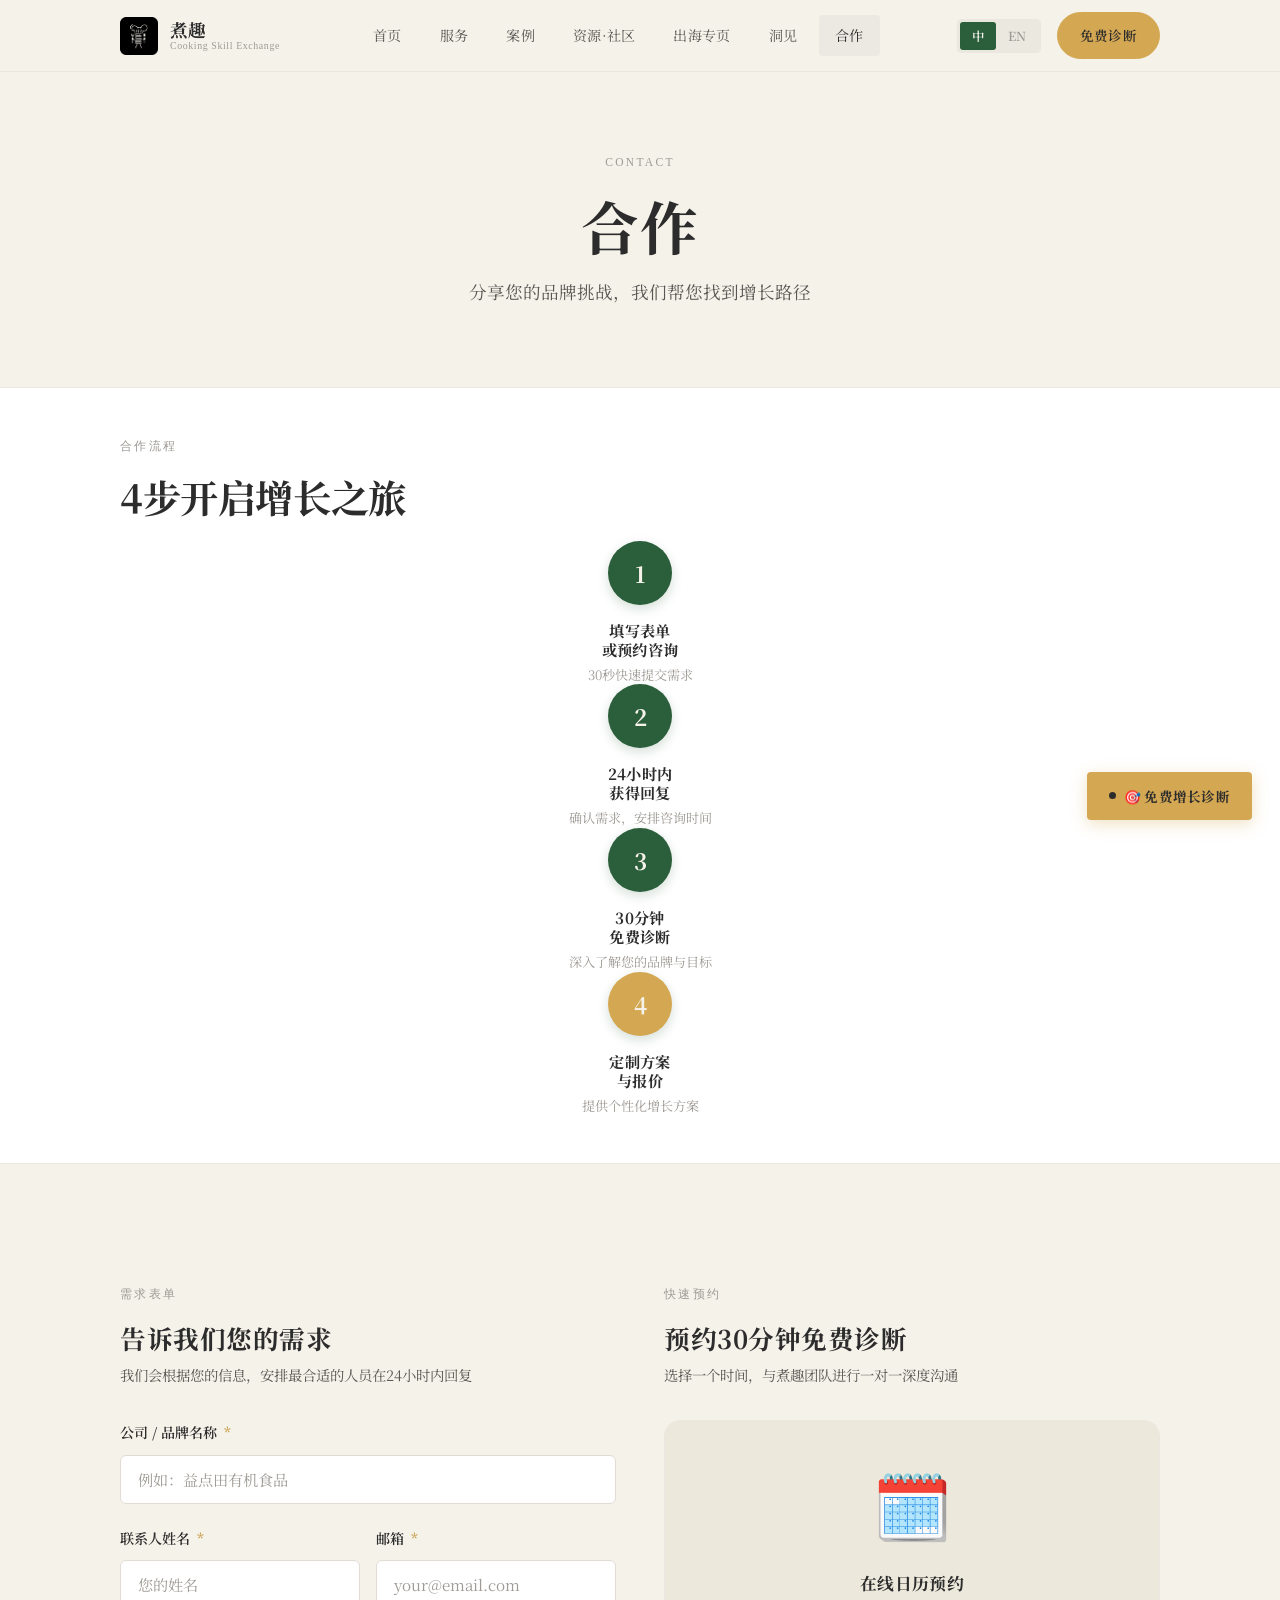
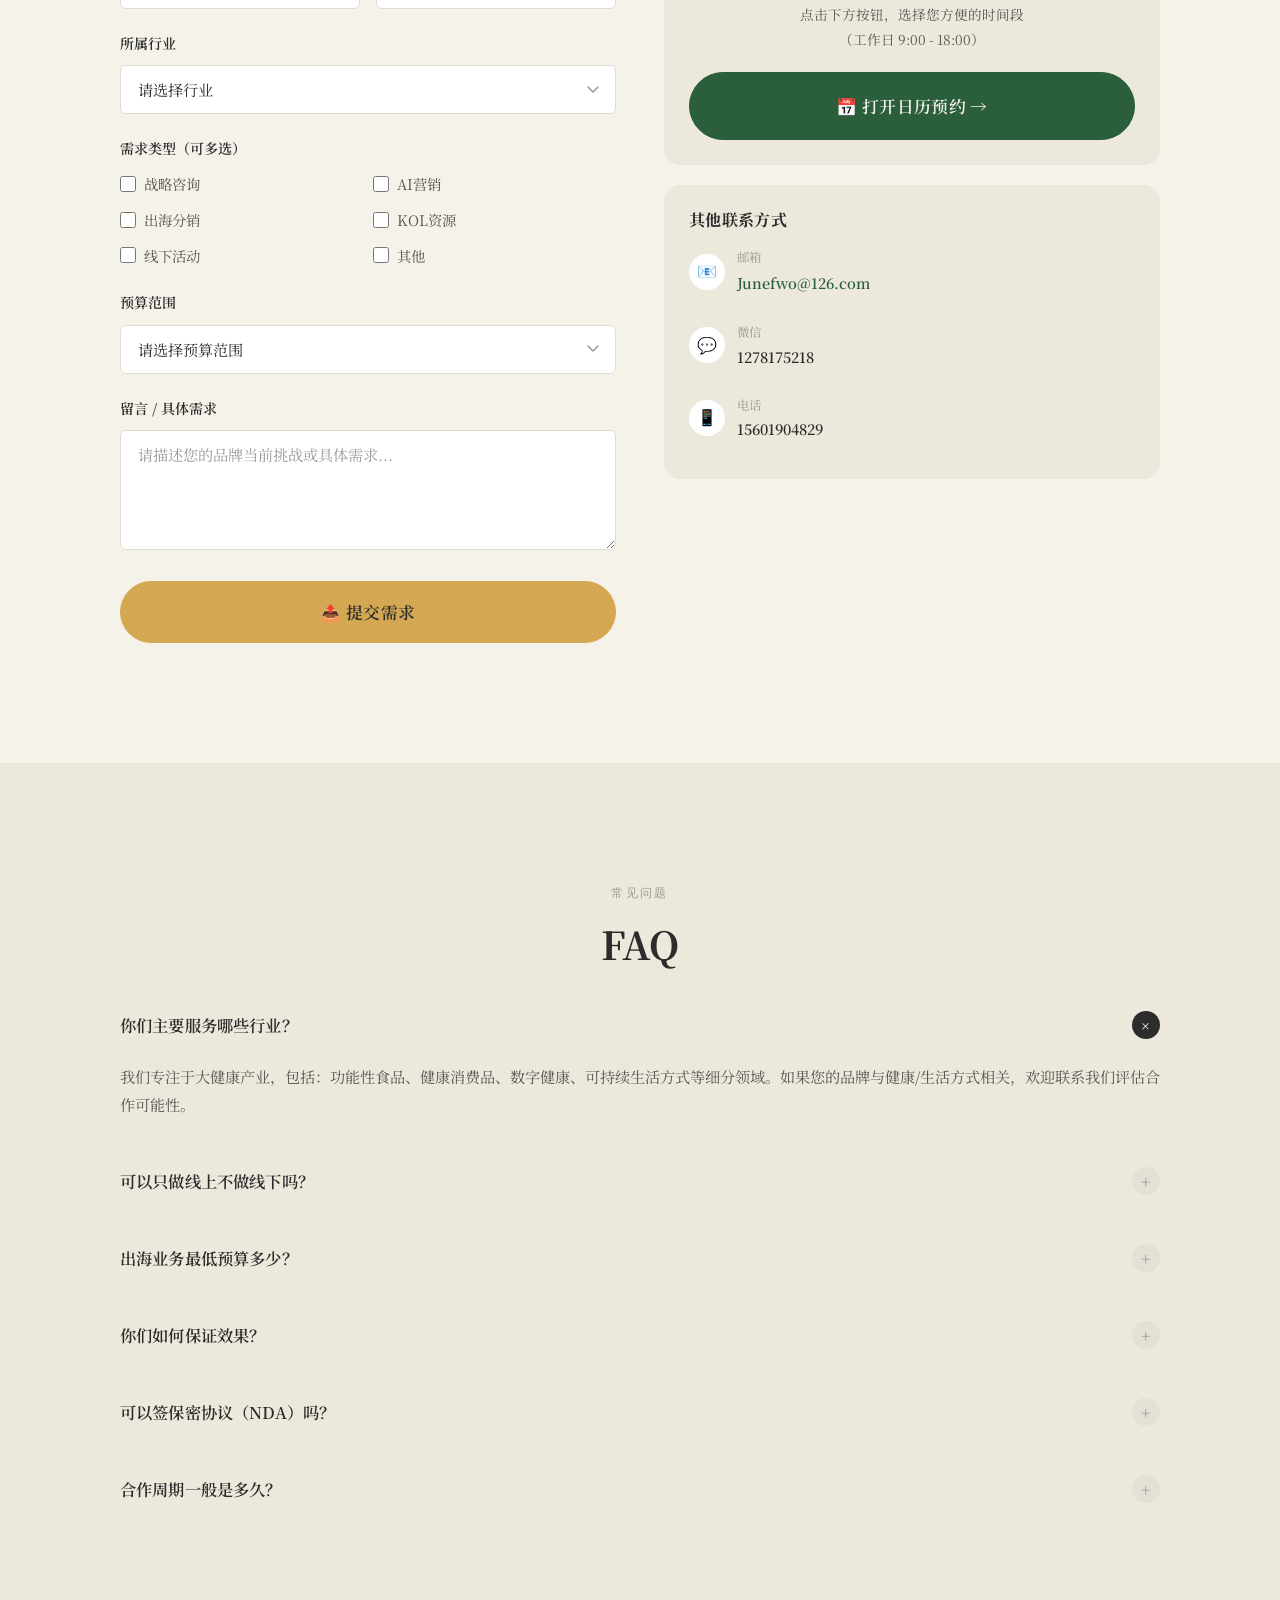
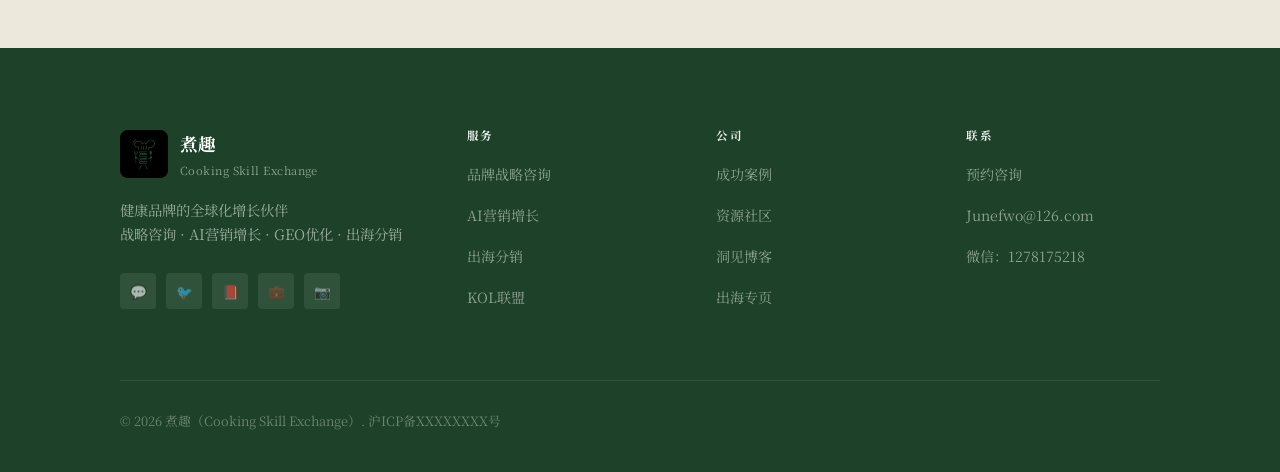
<file: pages/contact.html>
<!DOCTYPE html>
<html lang="zh-CN">
<head>
  <meta charset="UTF-8">
  <meta name="viewport" content="width=device-width, initial-scale=1.0">
  <title>合作 · 预约咨询 | 煮趣 CSE</title>
  <meta name="description" content="预约煮趣CSE免费诊断 — 填写表单或直接预约30分钟一对一咨询，了解品牌增长方案。">
  <link rel="preconnect" href="https://fonts.googleapis.com">
  <link href="https://fonts.googleapis.com/css2?family=Noto+Serif+SC:wght@400;600;700;900&family=Georgia&display=swap" rel="stylesheet">
  <link rel="stylesheet" href="../css/main.css">
</head>
<body>

<!-- 导航栏 -->
<nav class="navbar" id="navbar">
  <div class="navbar-inner">
    <a href="../index.html" class="navbar-logo">
      <img src="../assets/images/logo-black.png" alt="CSE" class="navbar-logo-img">
      <div class="navbar-logo-text">
        <span class="navbar-logo-cn">煮趣</span>
        <span class="navbar-logo-en">Cooking Skill Exchange</span>
      </div>
    </a>
    <nav class="navbar-nav">
      <a href="../index.html">首页</a>
      <a href="services.html">服务</a>
      <a href="cases.html">案例</a>
      <a href="resources.html">资源·社区</a>
      <a href="global.html">出海专页</a>
      <a href="insights.html">洞见</a>
      <a href="contact.html" class="active">合作</a>
    </nav>
    <div class="navbar-actions">
      <div class="lang-switch">
        <button class="lang-btn active" data-lang="zh">中</button>
        <button class="lang-btn" data-lang="en">EN</button>
      </div>
      <a href="contact.html" class="btn btn-primary btn-sm">免费诊断</a>
    </div>
    <button class="hamburger" aria-label="菜单"><span></span><span></span><span></span></button>
  </div>
</nav>

<div class="mobile-menu">
  <a href="../index.html">首页</a>
  <a href="services.html">服务</a>
  <a href="cases.html">案例</a>
  <a href="resources.html">资源·社区</a>
  <a href="global.html">出海专页</a>
  <a href="insights.html">洞见</a>
  <a href="contact.html">合作</a>
  <div class="mobile-menu-actions">
    <a href="contact.html" class="btn btn-primary btn-sm">免费诊断</a>
  </div>
</div>

<!-- Page Hero -->
<section class="page-hero" data-animate="fade-up">
  <div class="container">
    <div class="page-hero-content">
      <p class="section-label">Contact</p>
      <h1>合作</h1>
      <p class="desc">分享您的品牌挑战，我们帮您找到增长路径</p>
    </div>
  </div>
</section>

<!-- 合作流程时间线 -->
<section class="steps-section" data-animate="fade-up">
  <div class="container">
    <p class="section-label">合作流程</p>
    <h2 class="section-title">4步开启增长之旅</h2>
    <div class="steps-row-4">
        <div class="step-item">
          <div class="step-num">1</div>
          <h4 class="step-title">填写表单<br>或预约咨询</h4>
          <p class="step-desc">30秒快速提交需求</p>
        </div>
        <div class="step-item">
          <div class="step-num">2</div>
          <h4 class="step-title">24小时内<br>获得回复</h4>
          <p class="step-desc">确认需求，安排咨询时间</p>
        </div>
        <div class="step-item">
          <div class="step-num">3</div>
          <h4 class="step-title">30分钟<br>免费诊断</h4>
          <p class="step-desc">深入了解您的品牌与目标</p>
        </div>
        <div class="step-item">
          <div class="step-num step-num-accent">4</div>
          <h4 class="step-title">定制方案<br>与报价</h4>
          <p class="step-desc">提供个性化增长方案</p>
        </div>
    </div>
  </div>
</section>

<!-- 联系表单 + 日历预约 -->
<section class="section" id="form" data-animate="fade-up">
  <div class="container">
    <div class="contact-grid">

      <!-- 表单 -->
      <div>
        <p class="section-label">需求表单</p>
        <h2 class="form-section-title">告诉我们您的需求</h2>
        <p class="form-section-desc">我们会根据您的信息，安排最合适的人员在24小时内回复</p>

        <form class="contact-form" id="contactForm" action="https://api.web3forms.com/submit" method="POST">
          <!-- Web3Forms 隐藏字段 -->
          <input type="hidden" name="access_key" value="ee8896d1-92df-4d84-84d7-30366a41db62">
          <input type="hidden" name="subject" value="煮趣CSE官网 - 新的合作咨询">
          <input type="hidden" name="from_name" value="煮趣CSE合作咨询">
          <input type="hidden" name="replyto" value="" id="replyToField">
          <!-- 防止垃圾邮件 -->
          <input type="checkbox" name="botcheck" class="hidden" style="display:none;">
          <div class="form-group">
            <label class="form-label">公司 / 品牌名称 <span class="req">*</span></label>
            <input type="text" class="form-control" name="company" placeholder="例如：益点田有机食品" required>
          </div>
          <div class="form-grid-2">
            <div class="form-group">
              <label class="form-label">联系人姓名 <span class="req">*</span></label>
              <input type="text" class="form-control" name="contact_name" placeholder="您的姓名" required>
            </div>
            <div class="form-group">
              <label class="form-label">邮箱 <span class="req">*</span></label>
              <input type="email" class="form-control" name="email" id="emailField" placeholder="your@email.com" required>
            </div>
          </div>
          <div class="form-group">
            <label class="form-label">所属行业</label>
            <select class="form-control" name="industry">
              <option value="">请选择行业</option>
              <option>健康消费品</option>
              <option>功能性食品</option>
              <option>数字健康</option>
              <option>可持续生活方式</option>
              <option>其他</option>
            </select>
          </div>
          <div class="form-group">
            <label class="form-label">需求类型（可多选）</label>
            <div class="checkbox-group">
              <label class="checkbox-item"><input type="checkbox" name="need"> 战略咨询</label>
              <label class="checkbox-item"><input type="checkbox" name="need"> AI营销</label>
              <label class="checkbox-item"><input type="checkbox" name="need"> 出海分销</label>
              <label class="checkbox-item"><input type="checkbox" name="need"> KOL资源</label>
              <label class="checkbox-item"><input type="checkbox" name="need"> 线下活动</label>
              <label class="checkbox-item"><input type="checkbox" name="need"> 其他</label>
            </div>
          </div>
          <div class="form-group">
            <label class="form-label">预算范围</label>
            <select class="form-control" name="budget">
              <option value="">请选择预算范围</option>
              <option>5万以下</option>
              <option>5-15万</option>
              <option>15-50万</option>
              <option>50万以上</option>
              <option>暂不确定</option>
            </select>
          </div>
          <div class="form-group">
            <label class="form-label">留言 / 具体需求</label>
            <textarea class="form-control" name="message" placeholder="请描述您的品牌当前挑战或具体需求..."></textarea>
          </div>
          <button type="submit" class="btn btn-primary btn-lg btn-full">
            📤 提交需求
          </button>
        </form>

        <!-- 感谢消息 -->
        <div id="formThanks" class="form-thanks">
          <div class="form-thanks-icon">🎉</div>
          <h3>需求已提交！</h3>
          <p>感谢您的信任。我们的团队将在<strong>24小时内</strong>回复您，安排免费诊断时间。</p>
          <p class="form-thanks-note">如需紧急联系，请发邮件至 <a href="mailto:Junefwo@126.com">Junefwo@126.com</a></p>
        </div>
      </div>

      <!-- 日历预约 -->
      <div>
        <p class="section-label">快速预约</p>
        <h2 class="calendar-section-title">预约30分钟免费诊断</h2>
        <p class="calendar-section-desc">选择一个时间，与煮趣团队进行一对一深度沟通</p>

        <!-- 日历占位 -->
        <div class="calendar-card">
          <div class="calendar-card-inner">
            <div class="calendar-icon">🗓️</div>
            <h3 class="calendar-title">在线日历预约</h3>
            <p class="calendar-desc">点击下方按钮，选择您方便的时间段<br>（工作日 9:00 - 18:00）</p>
            <a href="https://calendly.com" target="_blank" class="btn btn-green btn-lg btn-full">
              📅 打开日历预约 →
            </a>
          </div>
        </div>

        <!-- 其他联系方式 -->
        <div class="contact-info-card">
          <h4 class="contact-info-title">其他联系方式</h4>
          <div class="contact-info-list">
            <div class="contact-info-item">
              <div class="contact-icon">📧</div>
              <div>
                <div class="contact-info-label">邮箱</div>
                <a href="mailto:Junefwo@126.com" class="contact-info-value">Junefwo@126.com</a>
              </div>
            </div>
            <div class="contact-info-item">
              <div class="contact-icon">💬</div>
              <div>
                <div class="contact-info-label">微信</div>
                <div class="contact-info-value-dark">1278175218</div>
              </div>
            </div>
            <div class="contact-info-item">
              <div class="contact-icon">📱</div>
              <div>
                <div class="contact-info-label">电话</div>
                <div class="contact-info-value-dark">15601904829</div>
              </div>
            </div>
          </div>
        </div>
      </div>

    </div>
  </div>
</section>

<!-- FAQ -->
<section class="section section-alt" data-animate="fade-up">
  <div class="container">
    <div class="faq-container">
      <div class="section-center">
        <p class="section-label">常见问题</p>
        <h2 class="section-title">FAQ</h2>
      </div>

      <div class="faq-item open">
        <button class="faq-question">
          你们主要服务哪些行业？
          <div class="faq-icon">+</div>
        </button>
        <div class="faq-answer">我们专注于大健康产业，包括：功能性食品、健康消费品、数字健康、可持续生活方式等细分领域。如果您的品牌与健康/生活方式相关，欢迎联系我们评估合作可能性。</div>
      </div>

      <div class="faq-item">
        <button class="faq-question">
          可以只做线上不做线下吗？
          <div class="faq-icon">+</div>
        </button>
        <div class="faq-answer">完全可以。所有核心服务（品牌战略、AI营销、出海分销）均可100%线上交付。线下活动（可持续餐桌、品牌活动）仅作为辅助体验，不强制要求。</div>
      </div>

      <div class="faq-item">
        <button class="faq-question">
          出海业务最低预算多少？
          <div class="faq-icon">+</div>
        </button>
        <div class="faq-answer">出海服务的预算取决于目标市场和具体需求。我们提供从单点执行（如只做TikTok KOL种草）到全案出海的灵活组合，起点项目约5万起。具体报价可在免费诊断后给出。</div>
      </div>

      <div class="faq-item">
        <button class="faq-question">
          你们如何保证效果？
          <div class="faq-icon">+</div>
        </button>
        <div class="faq-answer">我们通过数据驱动的方式确保效果：每周数据同步、月度复盘、清晰的KPI设定。对于KOL和内容营销类项目，我们有ROI保底承诺（具体条款按项目约定）。</div>
      </div>

      <div class="faq-item">
        <button class="faq-question">
          可以签保密协议（NDA）吗？
          <div class="faq-icon">+</div>
        </button>
        <div class="faq-answer">当然可以。在初步沟通中，如涉及敏感品牌信息，我们推荐签署保密协议后再深入讨论。我们理解品牌策略的保密性至关重要。</div>
      </div>

      <div class="faq-item">
        <button class="faq-question">
          合作周期一般是多久？
          <div class="faq-icon">+</div>
        </button>
        <div class="faq-answer">根据服务类型：战略咨询项目通常2-4周；AI营销月度服务包无固定周期，按月续约；出海项目通常3-6个月起。我们鼓励长期合作以便看到持续效果。</div>
      </div>
    </div>
  </div>
</section>

<footer class="footer">
  <div class="container">
    <div class="footer-grid">
      <div class="footer-brand">
        <div class="footer-logo">
          <img src="../assets/images/logo-black.png" alt="CSE" class="footer-logo-img">
          <div>
            <div class="footer-logo-text-cn">煮趣</div>
            <div class="footer-logo-text-en">Cooking Skill Exchange</div>
          </div>
        </div>
        <p class="footer-tagline">健康品牌的全球化增长伙伴<br>战略咨询 · AI营销增长 · GEO优化 · 出海分销</p>
        <div class="footer-social">
          <a href="#">💬</a>
          <a href="#">🐦</a>
          <a href="#">📕</a>
          <a href="#">💼</a>
          <a href="#">📷</a>
        </div>
      </div>
      <div class="footer-col">
        <h4>服务</h4>
        <ul>
          <li><a href="services.html">品牌战略咨询</a></li>
          <li><a href="services.html">AI营销增长</a></li>
          <li><a href="services.html">出海分销</a></li>
          <li><a href="services.html">KOL联盟</a></li>
        </ul>
      </div>
      <div class="footer-col">
        <h4>公司</h4>
        <ul>
          <li><a href="cases.html">成功案例</a></li>
          <li><a href="resources.html">资源社区</a></li>
          <li><a href="insights.html">洞见博客</a></li>
          <li><a href="global.html">出海专页</a></li>
        </ul>
      </div>
      <div class="footer-col">
        <h4>联系</h4>
        <ul>
          <li><a href="contact.html">预约咨询</a></li>
          <li><a href="mailto:Junefwo@126.com">Junefwo@126.com</a></li>
          <li><a href="#">微信：1278175218</a></li>
        </ul>
      </div>
    </div>
    <div class="footer-bottom">
      <p class="footer-copyright">© 2026 煮趣（Cooking Skill Exchange）. 沪ICP备XXXXXXXX号</p>
    </div>
  </div>
</footer>

<div class="float-cta">
  <button class="back-to-top" onclick="window.scrollTo({top:0,behavior:'smooth'})">↑</button>
  <a href="contact.html" class="float-cta-btn"><div class="pulse"></div>🎯 免费增长诊断</a>
</div>

<script src="../js/main.js"></script>
<script>
// 联系表单提交处理
document.getElementById('contactForm')?.addEventListener('submit', async function(e) {
  e.preventDefault();
  const form = this;
  const btn = form.querySelector('[type="submit"]');
  const originalHTML = btn.innerHTML;
  btn.innerHTML = '⏳ 发送中...';
  btn.disabled = true;

  // 自动填充 replyto 为用户的邮箱
  const emailField = document.getElementById('emailField');
  const replyToField = document.getElementById('replyToField');
  if (emailField && replyToField) {
    replyToField.value = emailField.value;
  }

  try {
    const formData = new FormData(form);
    const response = await fetch(form.action, {
      method: 'POST',
      body: formData
    });
    const result = await response.json();

    if (result.success) {
      btn.innerHTML = '✓ 已提交！';
      btn.style.background = '#2B5E3B';
      setTimeout(() => {
        form.style.display = 'none';
        document.getElementById('formThanks').style.display = 'block';
      }, 1000);
    } else {
      throw new Error(result.message || '提交失败');
    }
  } catch (err) {
    btn.innerHTML = originalHTML;
    btn.disabled = false;
    alert('提交失败，请稍后重试。您也可以直接发送邮件至 Junefwo@126.com');
    console.error('表单提交失败:', err);
  }
});
</script>
</body>
</html>
</file>
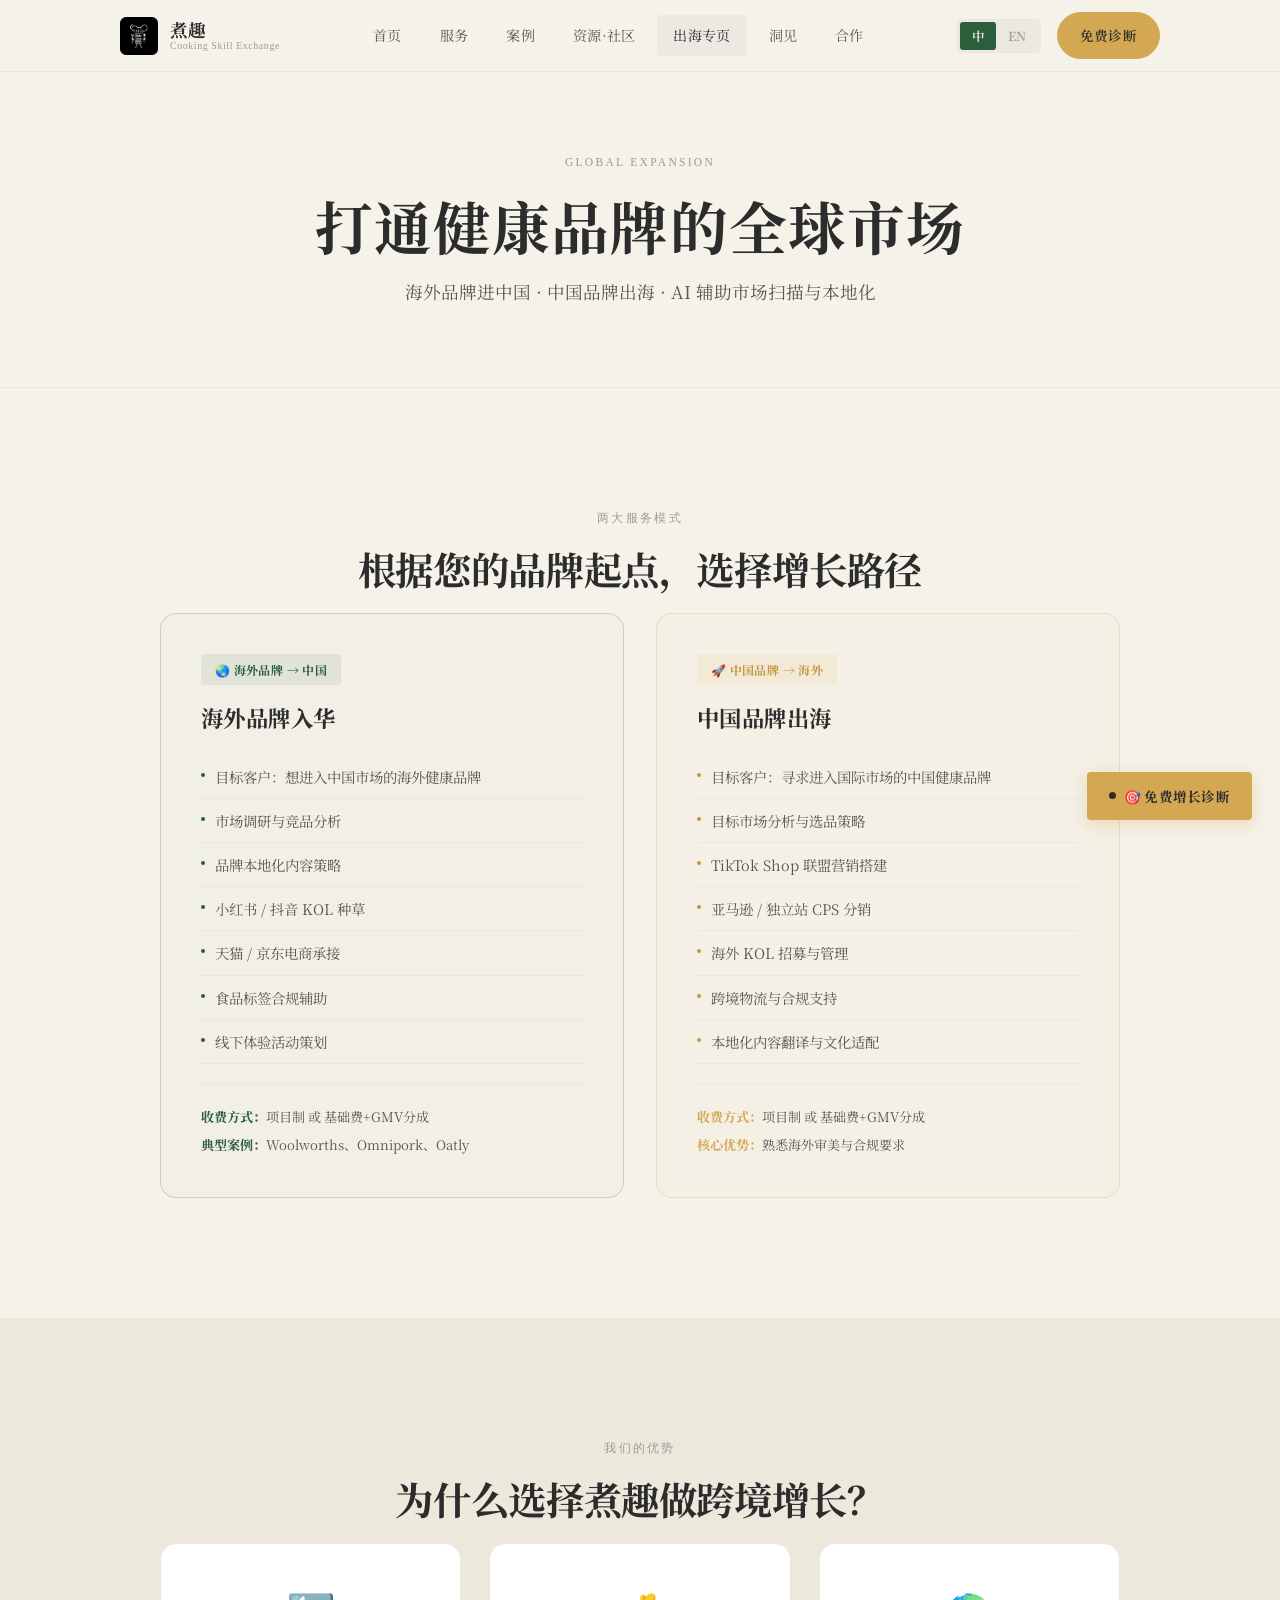
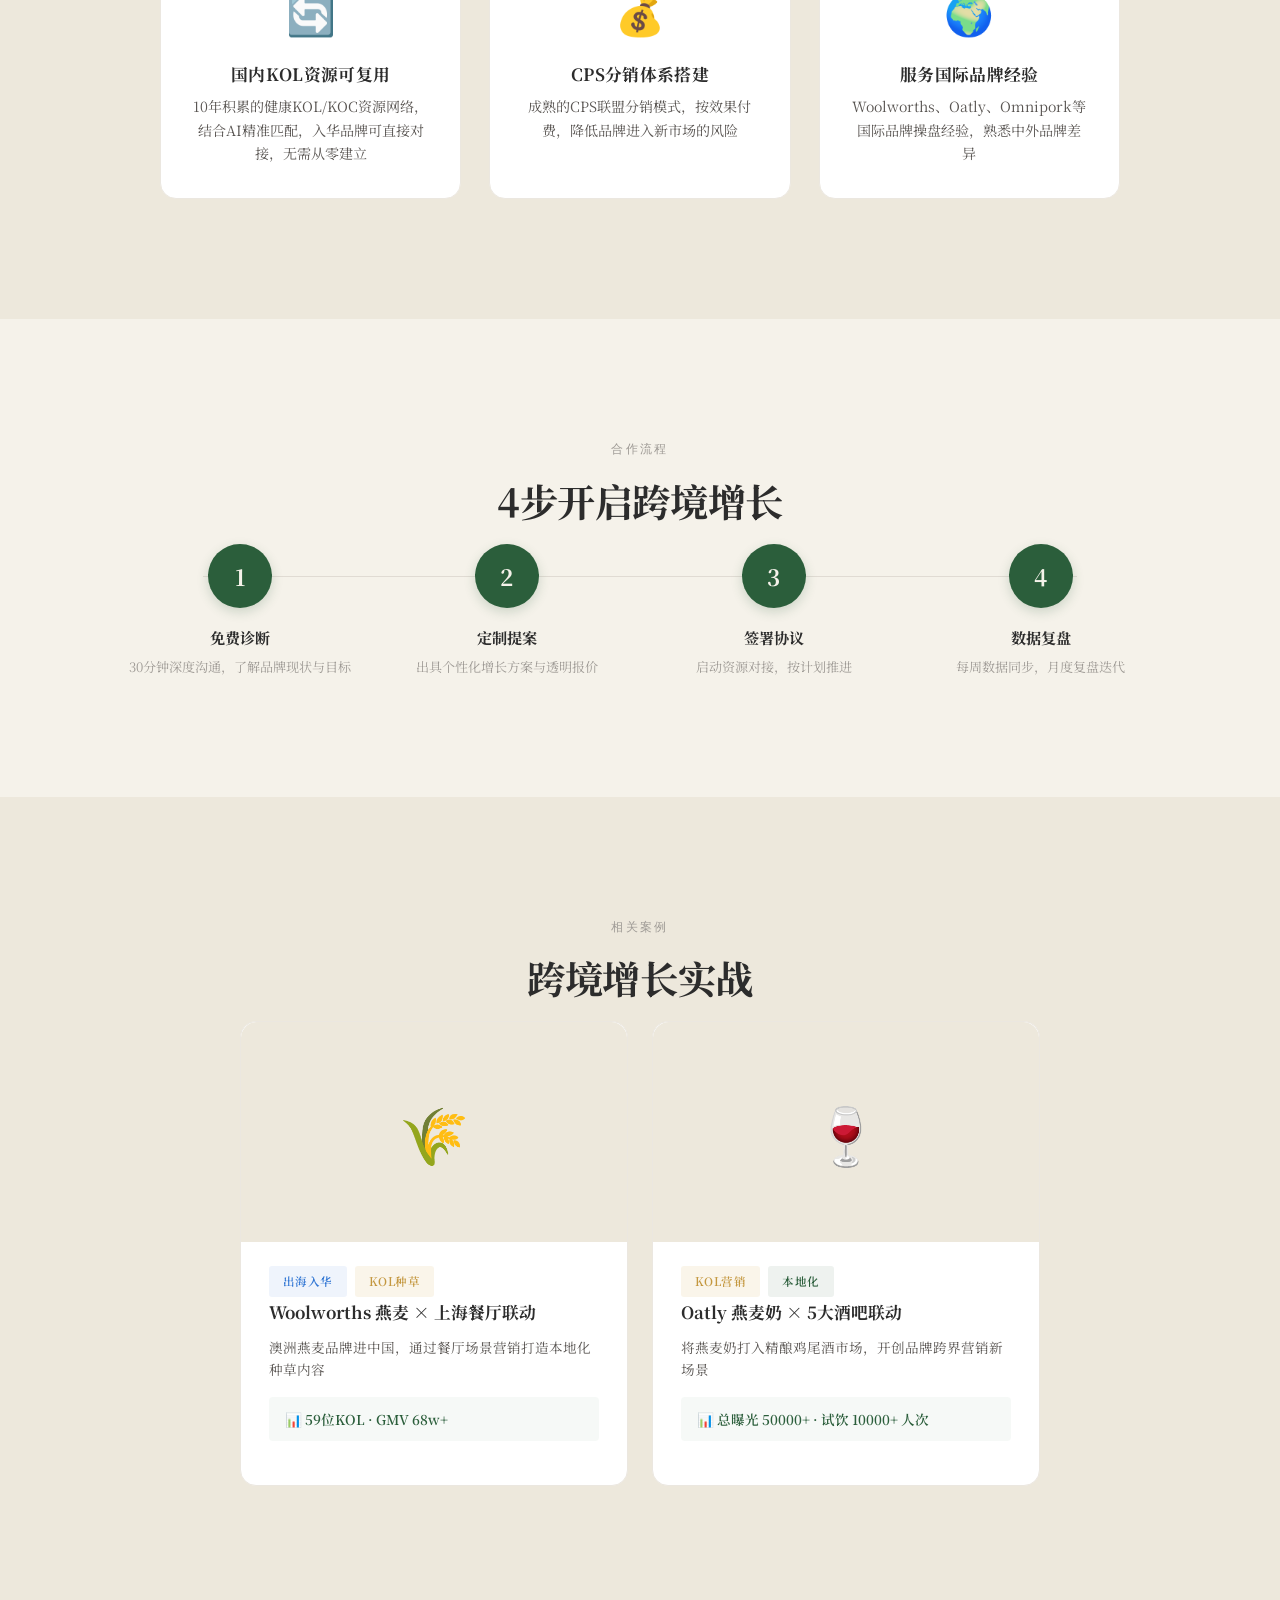
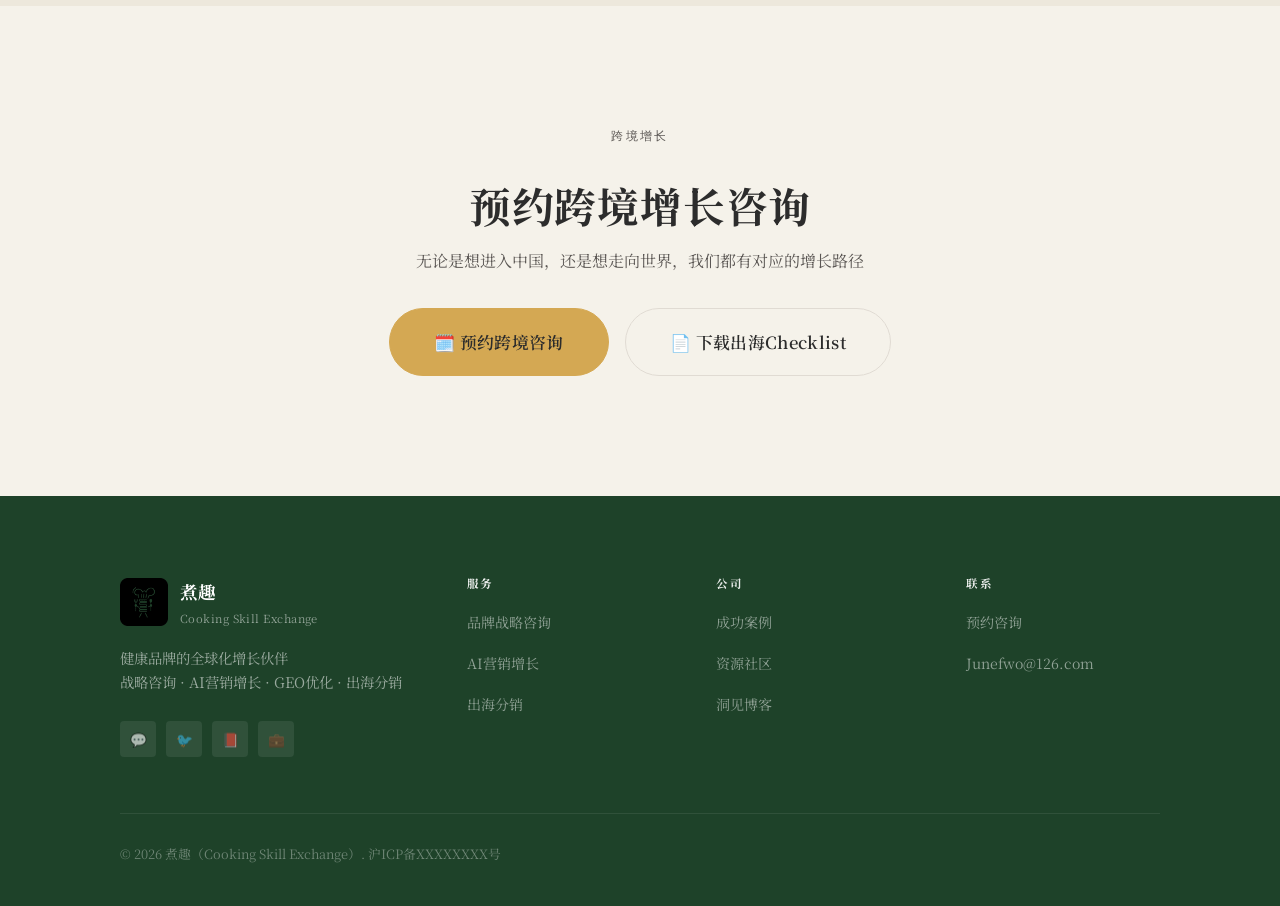
<file: pages/global.html>
<!DOCTYPE html>
<html lang="zh-CN">
<head>
  <meta charset="UTF-8">
  <meta name="viewport" content="width=device-width, initial-scale=1.0">
  <title>出海专页 | 煮趣 CSE — 健康品牌全球化增长</title>
  <meta name="description" content="煮趣CSE出海服务 — 帮助海外健康品牌进入中国，以及中国健康品牌出海，双向打通全球市场。">
  <link rel="preconnect" href="https://fonts.googleapis.com">
  <link href="https://fonts.googleapis.com/css2?family=Noto+Serif+SC:wght@400;600;700;900&family=Georgia&display=swap" rel="stylesheet">
  <link rel="stylesheet" href="../css/main.css">
</head>
<body>

<nav class="navbar" id="navbar">
  <div class="navbar-inner">
    <a href="../index.html" class="navbar-logo">
      <img src="../assets/images/logo-black.png" alt="CSE" class="navbar-logo-img">
      <div class="navbar-logo-text">
        <span class="navbar-logo-cn">煮趣</span>
        <span class="navbar-logo-en">Cooking Skill Exchange</span>
      </div>
    </a>
    <nav class="navbar-nav">
      <a href="../index.html">首页</a>
      <a href="services.html">服务</a>
      <a href="cases.html">案例</a>
      <a href="resources.html">资源·社区</a>
      <a href="global.html" class="active">出海专页</a>
      <a href="insights.html">洞见</a>
      <a href="contact.html">合作</a>
    </nav>
    <div class="navbar-actions">
      <div class="lang-switch">
        <button class="lang-btn active" data-lang="zh">中</button>
        <button class="lang-btn" data-lang="en">EN</button>
      </div>
      <a href="contact.html" class="btn btn-primary btn-sm">免费诊断</a>
    </div>
    <button class="hamburger" aria-label="菜单"><span></span><span></span><span></span></button>
  </div>
</nav>

<div class="mobile-menu">
  <a href="../index.html">首页</a>
  <a href="services.html">服务</a>
  <a href="cases.html">案例</a>
  <a href="resources.html">资源·社区</a>
  <a href="global.html">出海专页</a>
  <a href="insights.html">洞见</a>
  <a href="contact.html">合作</a>
  <div class="mobile-menu-actions">
    <a href="contact.html" class="btn btn-primary btn-sm">免费诊断</a>
  </div>
</div>

<!-- Page Hero -->
<section class="page-hero">
  <div class="container">
    <div class="page-hero-content">
      <p class="section-label">Global Expansion</p>
      <h1>打通健康品牌的全球市场</h1>
      <p class="desc">海外品牌进中国 · 中国品牌出海 · AI 辅助市场扫描与本地化</p>
    </div>
  </div>
</section>

<!-- 两种模式对比 -->
<section class="section" data-animate="fade-up">
  <div class="container">
    <div class="section-center">
      <p class="section-label">两大服务模式</p>
      <h2 class="section-title">根据您的品牌起点，选择增长路径</h2>
    </div>

    <div class="compare-grid" data-animate="fade-up">
      <!-- 海外品牌入华 -->
      <div class="compare-card inbound">
        <div class="compare-card-badge">🌏 海外品牌 → 中国</div>
        <h3>海外品牌入华</h3>
        <ul class="compare-list">
          <li>目标客户：想进入中国市场的海外健康品牌</li>
          <li>市场调研与竞品分析</li>
          <li>品牌本地化内容策略</li>
          <li>小红书 / 抖音 KOL 种草</li>
          <li>天猫 / 京东电商承接</li>
          <li>食品标签合规辅助</li>
          <li>线下体验活动策划</li>
        </ul>
        <div class="compare-payment">
          <p><strong class="text-green">收费方式：</strong>项目制 或 基础费+GMV分成</p>
          <p><strong class="text-green">典型案例：</strong>Woolworths、Omnipork、Oatly</p>
        </div>
      </div>

      <!-- 中国品牌出海 -->
      <div class="compare-card outbound">
        <div class="compare-card-badge">🚀 中国品牌 → 海外</div>
        <h3>中国品牌出海</h3>
        <ul class="compare-list">
          <li>目标客户：寻求进入国际市场的中国健康品牌</li>
          <li>目标市场分析与选品策略</li>
          <li>TikTok Shop 联盟营销搭建</li>
          <li>亚马逊 / 独立站 CPS 分销</li>
          <li>海外 KOL 招募与管理</li>
          <li>跨境物流与合规支持</li>
          <li>本地化内容翻译与文化适配</li>
        </ul>
        <div class="compare-payment">
          <p><strong class="text-yellow">收费方式：</strong>项目制 或 基础费+GMV分成</p>
          <p><strong class="text-yellow">核心优势：</strong>熟悉海外审美与合规要求</p>
        </div>
      </div>
    </div>
  </div>
</section>

<!-- 为什么选择煮趣 -->
<section class="section section-alt" data-animate="fade-up">
  <div class="container">
    <div class="section-center">
      <p class="section-label">我们的优势</p>
      <h2 class="section-title">为什么选择煮趣做跨境增长？</h2>
    </div>
    <div class="global-advantage-grid" data-animate="fade-up">
      <div class="global-advantage-card">
        <div class="card-icon">🔄</div>
        <h3>国内KOL资源可复用</h3>
        <p>10年积累的健康KOL/KOC资源网络，结合AI精准匹配，入华品牌可直接对接，无需从零建立</p>
      </div>
      <div class="global-advantage-card">
        <div class="card-icon">💰</div>
        <h3>CPS分销体系搭建</h3>
        <p>成熟的CPS联盟分销模式，按效果付费，降低品牌进入新市场的风险</p>
      </div>
      <div class="global-advantage-card">
        <div class="card-icon">🌍</div>
        <h3>服务国际品牌经验</h3>
        <p>Woolworths、Oatly、Omnipork等国际品牌操盘经验，熟悉中外品牌差异</p>
      </div>
    </div>
  </div>
</section>

<!-- 合作流程 -->
<section class="section" data-animate="fade-up">
  <div class="container">
    <div class="section-center">
      <p class="section-label">合作流程</p>
      <h2 class="section-title">4步开启跨境增长</h2>
    </div>
    <div class="steps-row">
      <div class="step-item">
        <div class="step-num">1</div>
        <div class="step-title">免费诊断</div>
        <div class="step-desc">30分钟深度沟通，了解品牌现状与目标</div>
      </div>
      <div class="step-item">
        <div class="step-num">2</div>
        <div class="step-title">定制提案</div>
        <div class="step-desc">出具个性化增长方案与透明报价</div>
      </div>
      <div class="step-item">
        <div class="step-num">3</div>
        <div class="step-title">签署协议</div>
        <div class="step-desc">启动资源对接，按计划推进</div>
      </div>
      <div class="step-item">
        <div class="step-num">4</div>
        <div class="step-title">数据复盘</div>
        <div class="step-desc">每周数据同步，月度复盘迭代</div>
      </div>
    </div>
  </div>
</section>

<!-- 案例展示 -->
<section class="section section-alt" data-animate="fade-up">
  <div class="container">
    <div class="section-center">
      <p class="section-label">相关案例</p>
      <h2 class="section-title">跨境增长实战</h2>
    </div>
    <div class="grid-2 cases-grid-custom">
      <div class="case-card">
        <div class="case-card-img case-img-green">
          <div class="case-card-img-placeholder case-img-placeholder-lg">🌾</div>
        </div>
        <div class="case-card-body">
          <div class="case-card-tags">
            <span class="tag tag-blue">出海入华</span>
            <span class="tag tag-yellow">KOL种草</span>
          </div>
          <div class="case-card-title">Woolworths 燕麦 × 上海餐厅联动</div>
          <div class="case-card-challenge">澳洲燕麦品牌进中国，通过餐厅场景营销打造本地化种草内容</div>
          <div class="case-card-result">📊 59位KOL · GMV 68w+</div>
        </div>
      </div>
      <div class="case-card">
        <div class="case-card-img case-img-green">
          <div class="case-card-img-placeholder case-img-placeholder-lg">🍷</div>
        </div>
        <div class="case-card-body">
          <div class="case-card-tags">
            <span class="tag tag-yellow">KOL营销</span>
            <span class="tag tag-green">本地化</span>
          </div>
          <div class="case-card-title">Oatly 燕麦奶 × 5大酒吧联动</div>
          <div class="case-card-challenge">将燕麦奶打入精酿鸡尾酒市场，开创品牌跨界营销新场景</div>
          <div class="case-card-result">📊 总曝光 50000+ · 试饮 10000+ 人次</div>
        </div>
      </div>
    </div>
  </div>
</section>

<!-- 底部CTA -->
<section class="section" data-animate="fade-up">
  <div class="container">
    <div class="cases-cta">
      <p class="section-label">跨境增长</p>
      <h2>预约跨境增长咨询</h2>
      <p>无论是想进入中国，还是想走向世界，我们都有对应的增长路径</p>
      <div class="cta-buttons">
        <a href="contact.html" class="btn btn-primary btn-lg">🗓️ 预约跨境咨询</a>
        <a href="#" class="btn btn-secondary btn-lg">📄 下载出海Checklist</a>
      </div>
    </div>
  </div>
</section>

<footer class="footer">
  <div class="container">
    <div class="footer-grid">
      <div class="footer-brand">
        <div class="footer-logo">
          <img src="../assets/images/logo-black.png" alt="CSE" class="footer-logo-img">
          <div>
            <div class="footer-logo-text-cn">煮趣</div>
            <div class="footer-logo-text-en">Cooking Skill Exchange</div>
          </div>
        </div>
        <p class="footer-tagline">健康品牌的全球化增长伙伴<br>战略咨询 · AI营销增长 · GEO优化 · 出海分销</p>
        <div class="footer-social">
          <a href="#">💬</a>
          <a href="#">🐦</a>
          <a href="#">📕</a>
          <a href="#">💼</a>
        </div>
      </div>
      <div class="footer-col">
        <h4>服务</h4>
        <ul>
          <li><a href="services.html">品牌战略咨询</a></li>
          <li><a href="services.html">AI营销增长</a></li>
          <li><a href="services.html">出海分销</a></li>
        </ul>
      </div>
      <div class="footer-col">
        <h4>公司</h4>
        <ul>
          <li><a href="cases.html">成功案例</a></li>
          <li><a href="resources.html">资源社区</a></li>
          <li><a href="insights.html">洞见博客</a></li>
        </ul>
      </div>
      <div class="footer-col">
        <h4>联系</h4>
        <ul>
          <li><a href="contact.html">预约咨询</a></li>
          <li><a href="mailto:Junefwo@126.com">Junefwo@126.com</a></li>
        </ul>
      </div>
    </div>
    <div class="footer-bottom">
      <p class="footer-copyright">© 2026 煮趣（Cooking Skill Exchange）. 沪ICP备XXXXXXXX号</p>
    </div>
  </div>
</footer>

<div class="float-cta">
  <button class="back-to-top" onclick="window.scrollTo({top:0,behavior:'smooth'})">↑</button>
  <a href="contact.html" class="float-cta-btn"><div class="pulse"></div>🎯 免费增长诊断</a>
</div>

<script src="../js/main.js"></script>
</body>
</html>
</file>
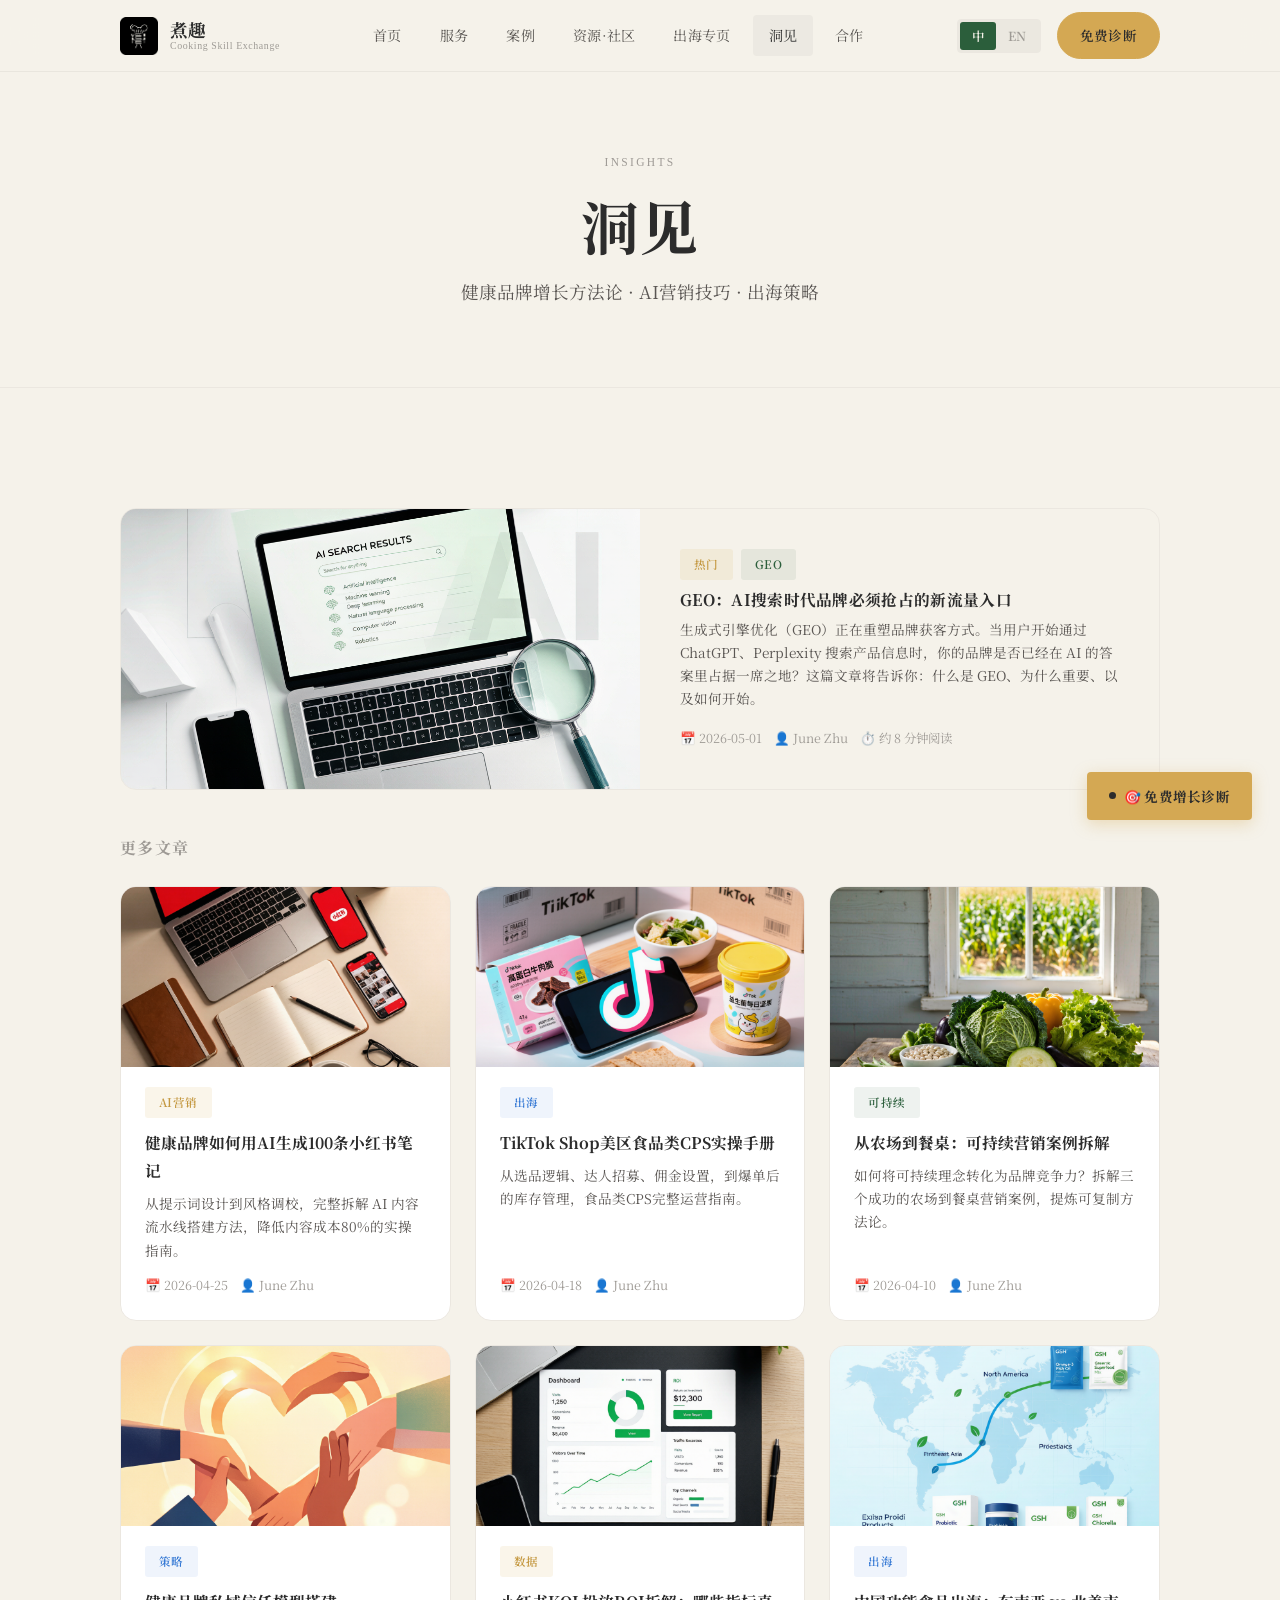
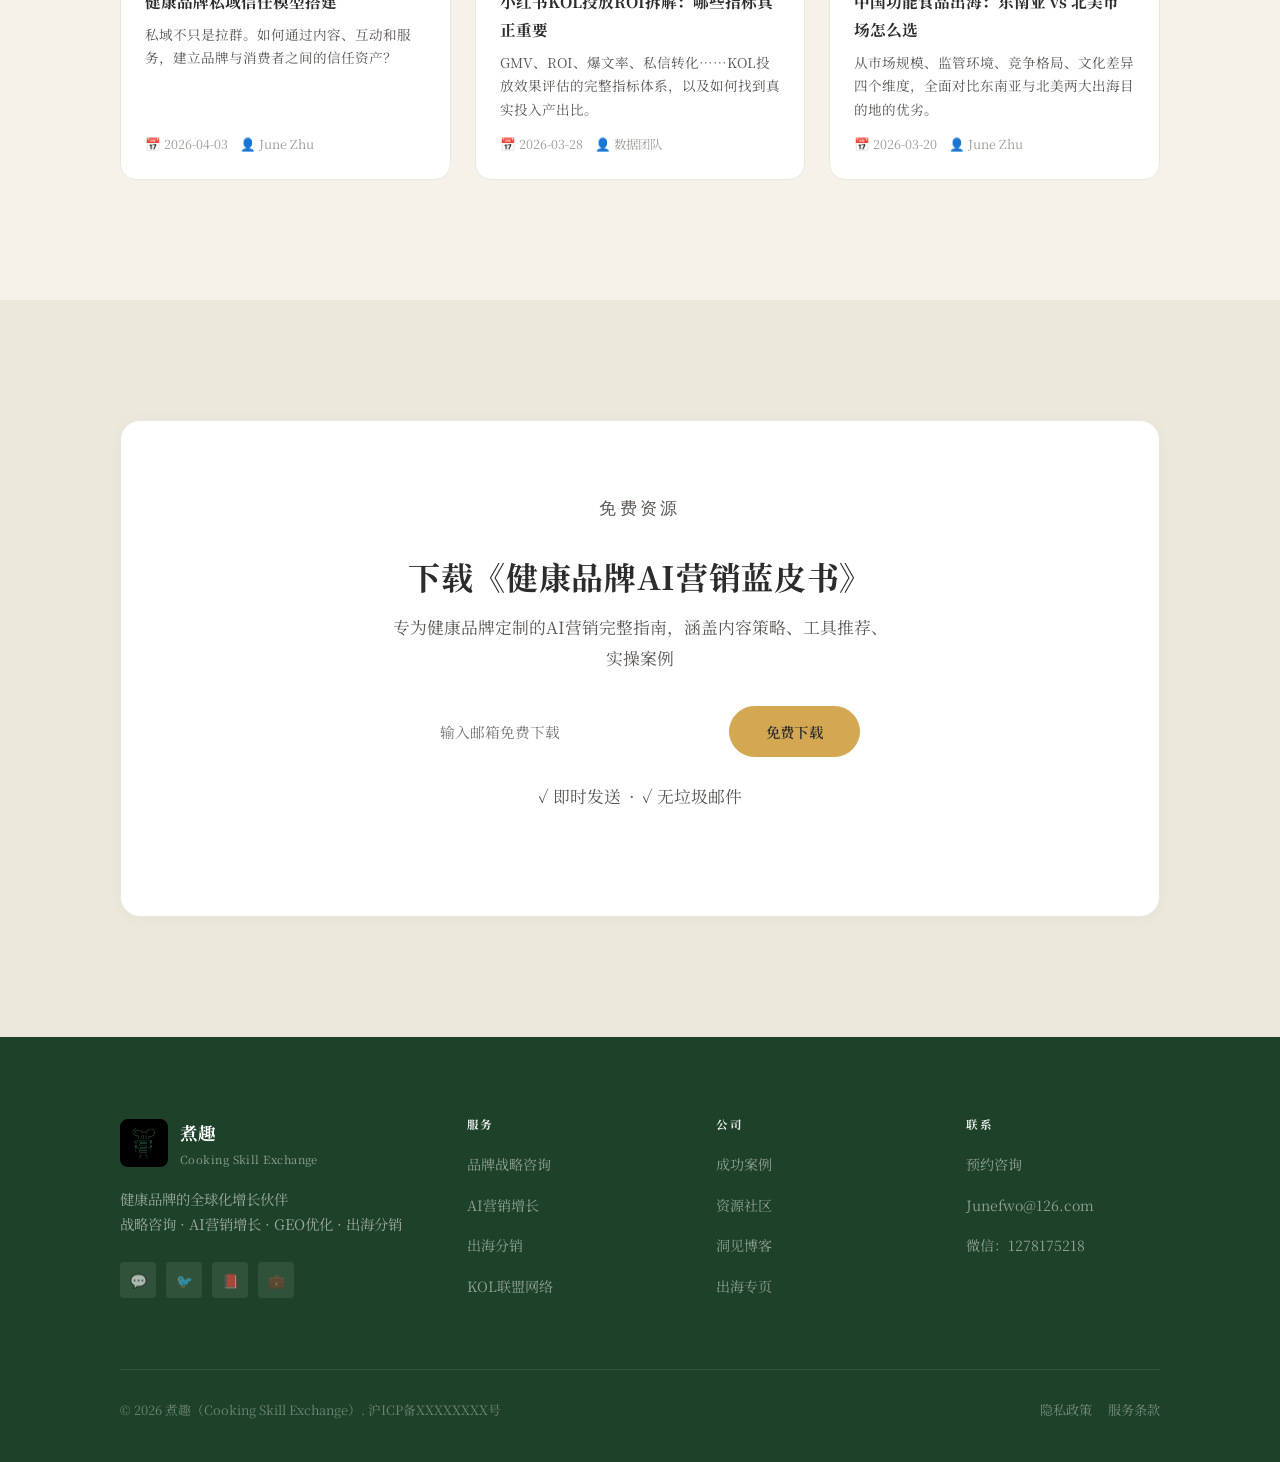
<file: pages/insights.html>
<!DOCTYPE html>
<html lang="zh-CN">
<head>
  <meta charset="UTF-8">
  <meta name="viewport" content="width=device-width, initial-scale=1.0">
  <meta name="description" content="煮趣洞见 — 健康品牌增长方法论、AI营销技巧、出海策略、品牌案例拆解。">
  <title>洞见 | 煮趣 CSE</title>
  <link rel="preconnect" href="https://fonts.googleapis.com">
  <link href="https://fonts.googleapis.com/css2?family=Noto+Serif+SC:wght@400;600;700;900&family=Georgia&display=swap" rel="stylesheet">
  <link rel="stylesheet" href="../css/main.css">
</head>
<body>

<!-- 导航栏 -->
<nav class="navbar" id="navbar">
  <div class="navbar-inner">
    <a href="../index.html" class="navbar-logo">
      <img src="../assets/images/logo-black.png" alt="CSE" class="navbar-logo-img">
      <div class="navbar-logo-text">
        <span class="navbar-logo-cn">煮趣</span>
        <span class="navbar-logo-en">Cooking Skill Exchange</span>
      </div>
    </a>
    <nav class="navbar-nav">
      <a href="../index.html">首页</a>
      <a href="services.html">服务</a>
      <a href="cases.html">案例</a>
      <a href="resources.html">资源·社区</a>
      <a href="global.html">出海专页</a>
      <a href="insights.html" class="active">洞见</a>
      <a href="contact.html">合作</a>
    </nav>
    <div class="navbar-actions">
      <div class="lang-switch">
        <button class="lang-btn active" data-lang="zh">中</button>
        <button class="lang-btn" data-lang="en">EN</button>
      </div>
      <a href="contact.html" class="btn btn-primary btn-sm">免费诊断</a>
    </div>
    <button class="hamburger" aria-label="菜单"><span></span><span></span><span></span></button>
  </div>
</nav>

<div class="mobile-menu">
  <a href="../index.html">首页</a>
  <a href="services.html">服务</a>
  <a href="cases.html">案例</a>
  <a href="resources.html">资源·社区</a>
  <a href="global.html">出海专页</a>
  <a href="insights.html">洞见</a>
  <a href="contact.html">合作</a>
  <div class="mobile-menu-actions">
    <a href="contact.html" class="btn btn-primary btn-sm">免费诊断</a>
  </div>
</div>

<!-- Page Hero -->
<section class="page-hero">
  <div class="container">
    <div class="page-hero-content">
      <p class="section-label">Insights</p>
      <h1>洞见</h1>
      <p class="desc">健康品牌增长方法论 · AI营销技巧 · 出海策略</p>
    </div>
  </div>
</section>

<section class="section">
  <div class="container">

    <!-- 置顶文章 -->
    <div class="article-hero" onclick="alert('文章详情页建设中，敬请期待！')" data-animate="fade-up">
      <div class="article-hero-img" style="background-image:url('../assets/images/insight-geo.png');">
      </div>
      <div class="article-hero-content">
        <div class="article-tags">
          <span class="tag tag-yellow">热门</span>
          <span class="tag tag-green">GEO</span>
        </div>
        <h2 class="article-title">GEO：AI搜索时代品牌必须抢占的新流量入口</h2>
        <p class="article-excerpt">
          生成式引擎优化（GEO）正在重塑品牌获客方式。当用户开始通过 ChatGPT、Perplexity 搜索产品信息时，你的品牌是否已经在 AI 的答案里占据一席之地？这篇文章将告诉你：什么是 GEO、为什么重要、以及如何开始。
        </p>
        <div class="article-meta">
          <span>📅 2026-05-01</span>
          <span>👤 June Zhu</span>
          <span>⏱️ 约 8 分钟阅读</span>
        </div>
      </div>
    </div>

    <!-- 文章网格 -->
    <h3 class="section-label-alt">更多文章</h3>
    <div class="article-grid">

      <div class="article-card" onclick="alert('文章详情页建设中，敬请期待！')" data-animate="fade-up">
        <div class="article-card-img" style="background-image:url('../assets/images/insight-xiaohongshu-ai.png');">
        </div>
        <div class="article-card-body">
          <div class="article-tags">
            <span class="tag tag-yellow">AI营销</span>
          </div>
          <div class="article-title">健康品牌如何用AI生成100条小红书笔记</div>
          <p class="article-excerpt">从提示词设计到风格调校，完整拆解 AI 内容流水线搭建方法，降低内容成本80%的实操指南。</p>
          <div class="article-meta">
            <span>📅 2026-04-25</span>
            <span>👤 June Zhu</span>
          </div>
        </div>
      </div>

      <div class="article-card" onclick="alert('文章详情页建设中，敬请期待！')" data-animate="fade-up">
        <div class="article-card-img" style="background-image:url('../assets/images/insight-tiktok.png');">
        </div>
        <div class="article-card-body">
          <div class="article-tags">
            <span class="tag tag-blue">出海</span>
          </div>
          <div class="article-title">TikTok Shop美区食品类CPS实操手册</div>
          <p class="article-excerpt">从选品逻辑、达人招募、佣金设置，到爆单后的库存管理，食品类CPS完整运营指南。</p>
          <div class="article-meta">
            <span>📅 2026-04-18</span>
            <span>👤 June Zhu</span>
          </div>
        </div>
      </div>

      <div class="article-card" onclick="alert('文章详情页建设中，敬请期待！')" data-animate="fade-up">
        <div class="article-card-img" style="background-image:url('../assets/images/insight-farm-table.png');">
        </div>
        <div class="article-card-body">
          <div class="article-tags">
            <span class="tag tag-green">可持续</span>
          </div>
          <div class="article-title">从农场到餐桌：可持续营销案例拆解</div>
          <p class="article-excerpt">如何将可持续理念转化为品牌竞争力？拆解三个成功的农场到餐桌营销案例，提炼可复制方法论。</p>
          <div class="article-meta">
            <span>📅 2026-04-10</span>
            <span>👤 June Zhu</span>
          </div>
        </div>
      </div>

      <div class="article-card" onclick="alert('文章详情页建设中，敬请期待！')" data-animate="fade-up">
        <div class="article-card-img" style="background-image:url('../assets/images/insight-trust.png');">
        </div>
        <div class="article-card-body">
          <div class="article-tags">
            <span class="tag tag-blue">策略</span>
          </div>
          <div class="article-title">健康品牌私域信任模型搭建</div>
          <p class="article-excerpt">私域不只是拉群。如何通过内容、互动和服务，建立品牌与消费者之间的信任资产？</p>
          <div class="article-meta">
            <span>📅 2026-04-03</span>
            <span>👤 June Zhu</span>
          </div>
        </div>
      </div>

      <div class="article-card" onclick="alert('文章详情页建设中，敬请期待！')" data-animate="fade-up">
        <div class="article-card-img" style="background-image:url('../assets/images/insight-roi.png');">
        </div>
        <div class="article-card-body">
          <div class="article-tags">
            <span class="tag tag-yellow">数据</span>
          </div>
          <div class="article-title">小红书KOL投放ROI拆解：哪些指标真正重要</div>
          <p class="article-excerpt">GMV、ROI、爆文率、私信转化……KOL投放效果评估的完整指标体系，以及如何找到真实投入产出比。</p>
          <div class="article-meta">
            <span>📅 2026-03-28</span>
            <span>👤 数据团队</span>
          </div>
        </div>
      </div>

      <div class="article-card" onclick="alert('文章详情页建设中，敬请期待！')" data-animate="fade-up">
        <div class="article-card-img" style="background-image:url('../assets/images/insight-global.png');">
        </div>
        <div class="article-card-body">
          <div class="article-tags">
            <span class="tag tag-blue">出海</span>
          </div>
          <div class="article-title">中国功能食品出海：东南亚 vs 北美市场怎么选</div>
          <p class="article-excerpt">从市场规模、监管环境、竞争格局、文化差异四个维度，全面对比东南亚与北美两大出海目的地的优劣。</p>
          <div class="article-meta">
            <span>📅 2026-03-20</span>
            <span>👤 June Zhu</span>
          </div>
        </div>
      </div>

    </div>

  </div>
</section>

<!-- 白皮书下载 -->
<section class="section section-alt" data-animate="fade-up">
  <div class="container">
    <div class="highlight-box">
      <p class="section-label">免费资源</p>
      <h2>下载《健康品牌AI营销蓝皮书》</h2>
      <p>专为健康品牌定制的AI营销完整指南，涵盖内容策略、工具推荐、实操案例</p>
      <form class="email-form whitepaper-form">
        <input type="email" placeholder="输入邮箱免费下载" required
          class="whitepaper-input"
          onfocus="this.style.borderColor='rgba(255,255,255,0.7)'" onblur="this.style.borderColor='rgba(255,255,255,0.3)'">
        <button type="submit" class="btn btn-primary">免费下载</button>
      </form>
      <p class="whitepaper-note">✓ 即时发送 &nbsp;·&nbsp; ✓ 无垃圾邮件</p>
    </div>
  </div>
</section>

<!-- 页脚 -->
<footer class="footer">
  <div class="container">
    <div class="footer-grid">
      <div class="footer-brand">
        <div class="footer-logo">
          <img src="../assets/images/logo-black.png" alt="CSE" class="footer-logo-img">
          <div>
            <div class="footer-logo-text-cn">煮趣</div>
            <div class="footer-logo-text-en">Cooking Skill Exchange</div>
          </div>
        </div>
        <p class="footer-tagline">健康品牌的全球化增长伙伴<br>战略咨询 · AI营销增长 · GEO优化 · 出海分销</p>
        <div class="footer-social">
          <a href="#">💬</a>
          <a href="#">🐦</a>
          <a href="#">📕</a>
          <a href="#">💼</a>
        </div>
      </div>
      <div class="footer-col">
        <h4>服务</h4>
        <ul>
          <li><a href="services.html">品牌战略咨询</a></li>
          <li><a href="services.html">AI营销增长</a></li>
          <li><a href="global.html">出海分销</a></li>
          <li><a href="services.html">KOL联盟网络</a></li>
        </ul>
      </div>
      <div class="footer-col">
        <h4>公司</h4>
        <ul>
          <li><a href="cases.html">成功案例</a></li>
          <li><a href="resources.html">资源社区</a></li>
          <li><a href="insights.html">洞见博客</a></li>
          <li><a href="global.html">出海专页</a></li>
        </ul>
      </div>
      <div class="footer-col">
        <h4>联系</h4>
        <ul>
          <li><a href="contact.html">预约咨询</a></li>
          <li><a href="mailto:Junefwo@126.com">Junefwo@126.com</a></li>
          <li><a href="#">微信：1278175218</a></li>
        </ul>
      </div>
    </div>
    <div class="footer-bottom">
      <p class="footer-copyright">© 2026 煮趣（Cooking Skill Exchange）. 沪ICP备XXXXXXXX号</p>
      <div class="footer-bottom-links">
        <a href="#">隐私政策</a>
        <a href="#">服务条款</a>
      </div>
    </div>
  </div>
</footer>

<div class="float-cta">
  <button class="back-to-top" onclick="window.scrollTo({top:0,behavior:'smooth'})">↑</button>
  <a href="contact.html" class="float-cta-btn"><div class="pulse"></div>🎯 免费增长诊断</a>
</div>

<script src="../js/main.js"></script>
</body>
</html>
</file>
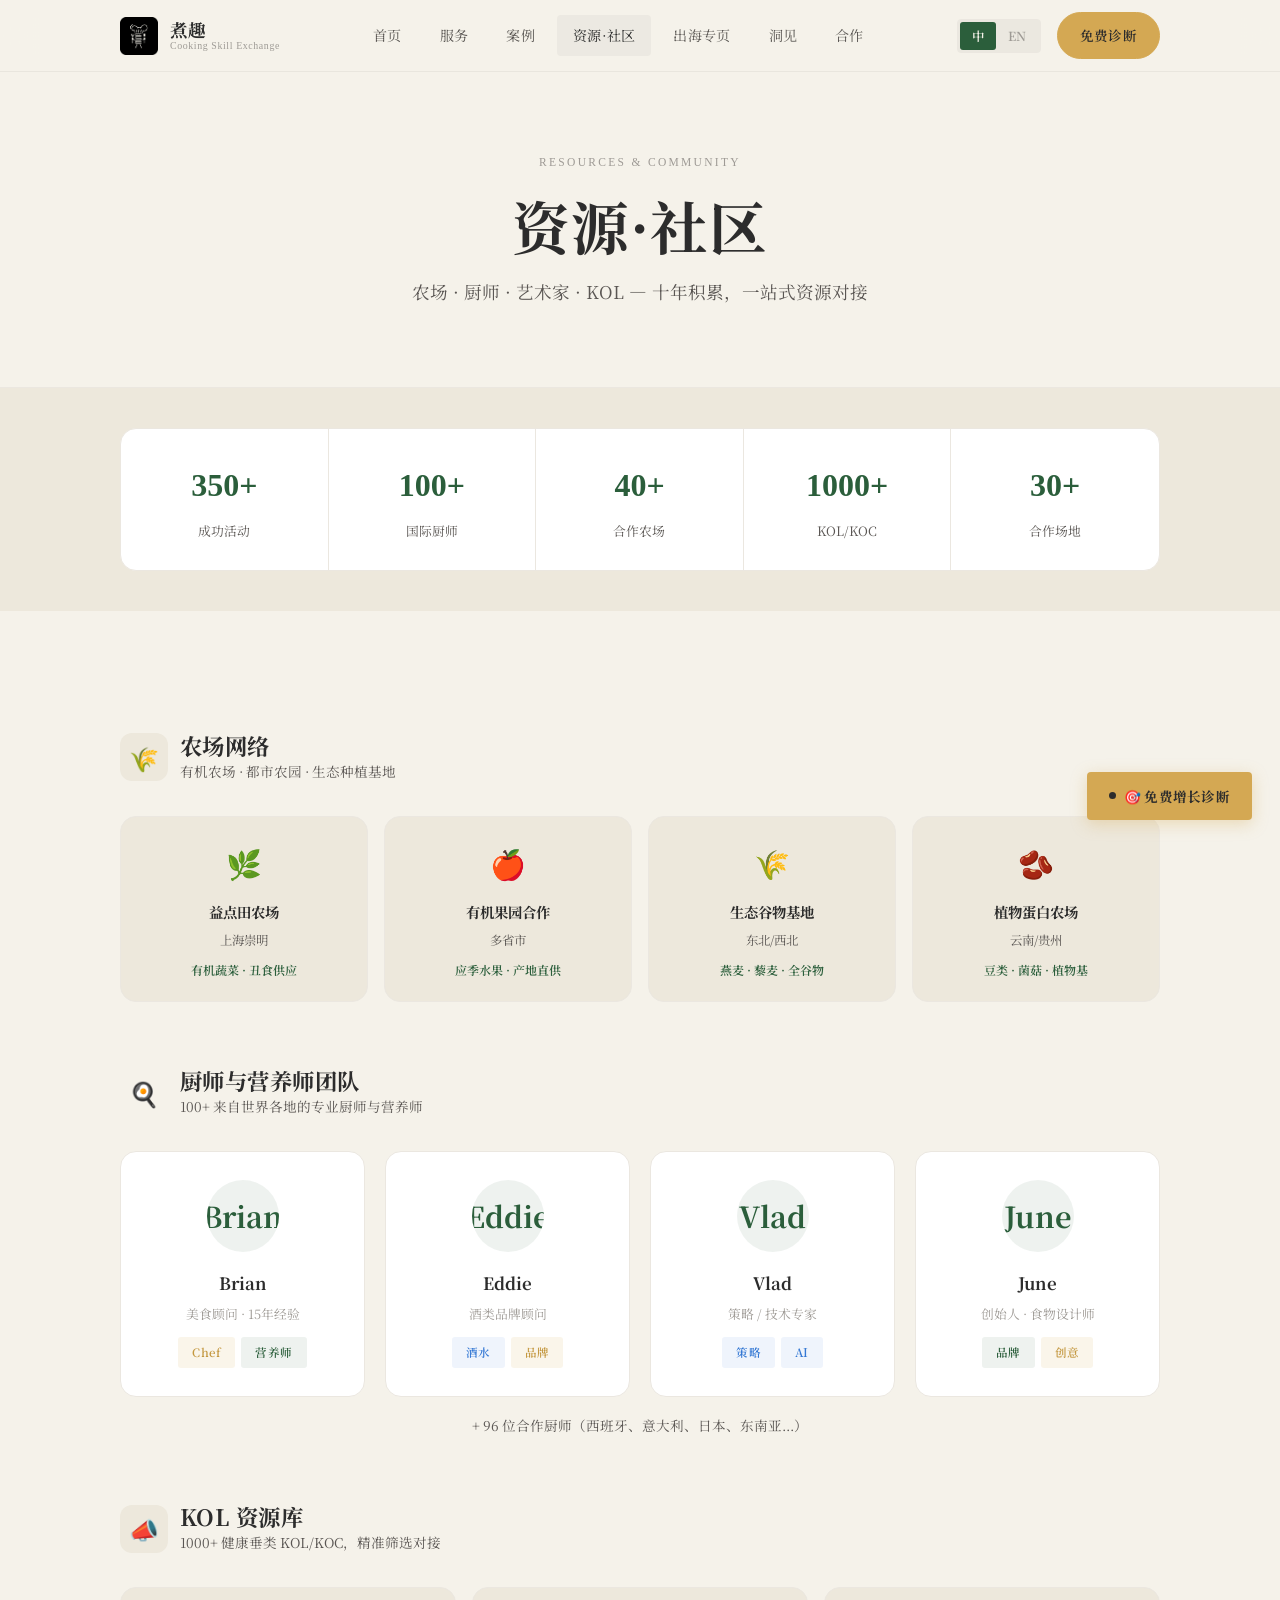
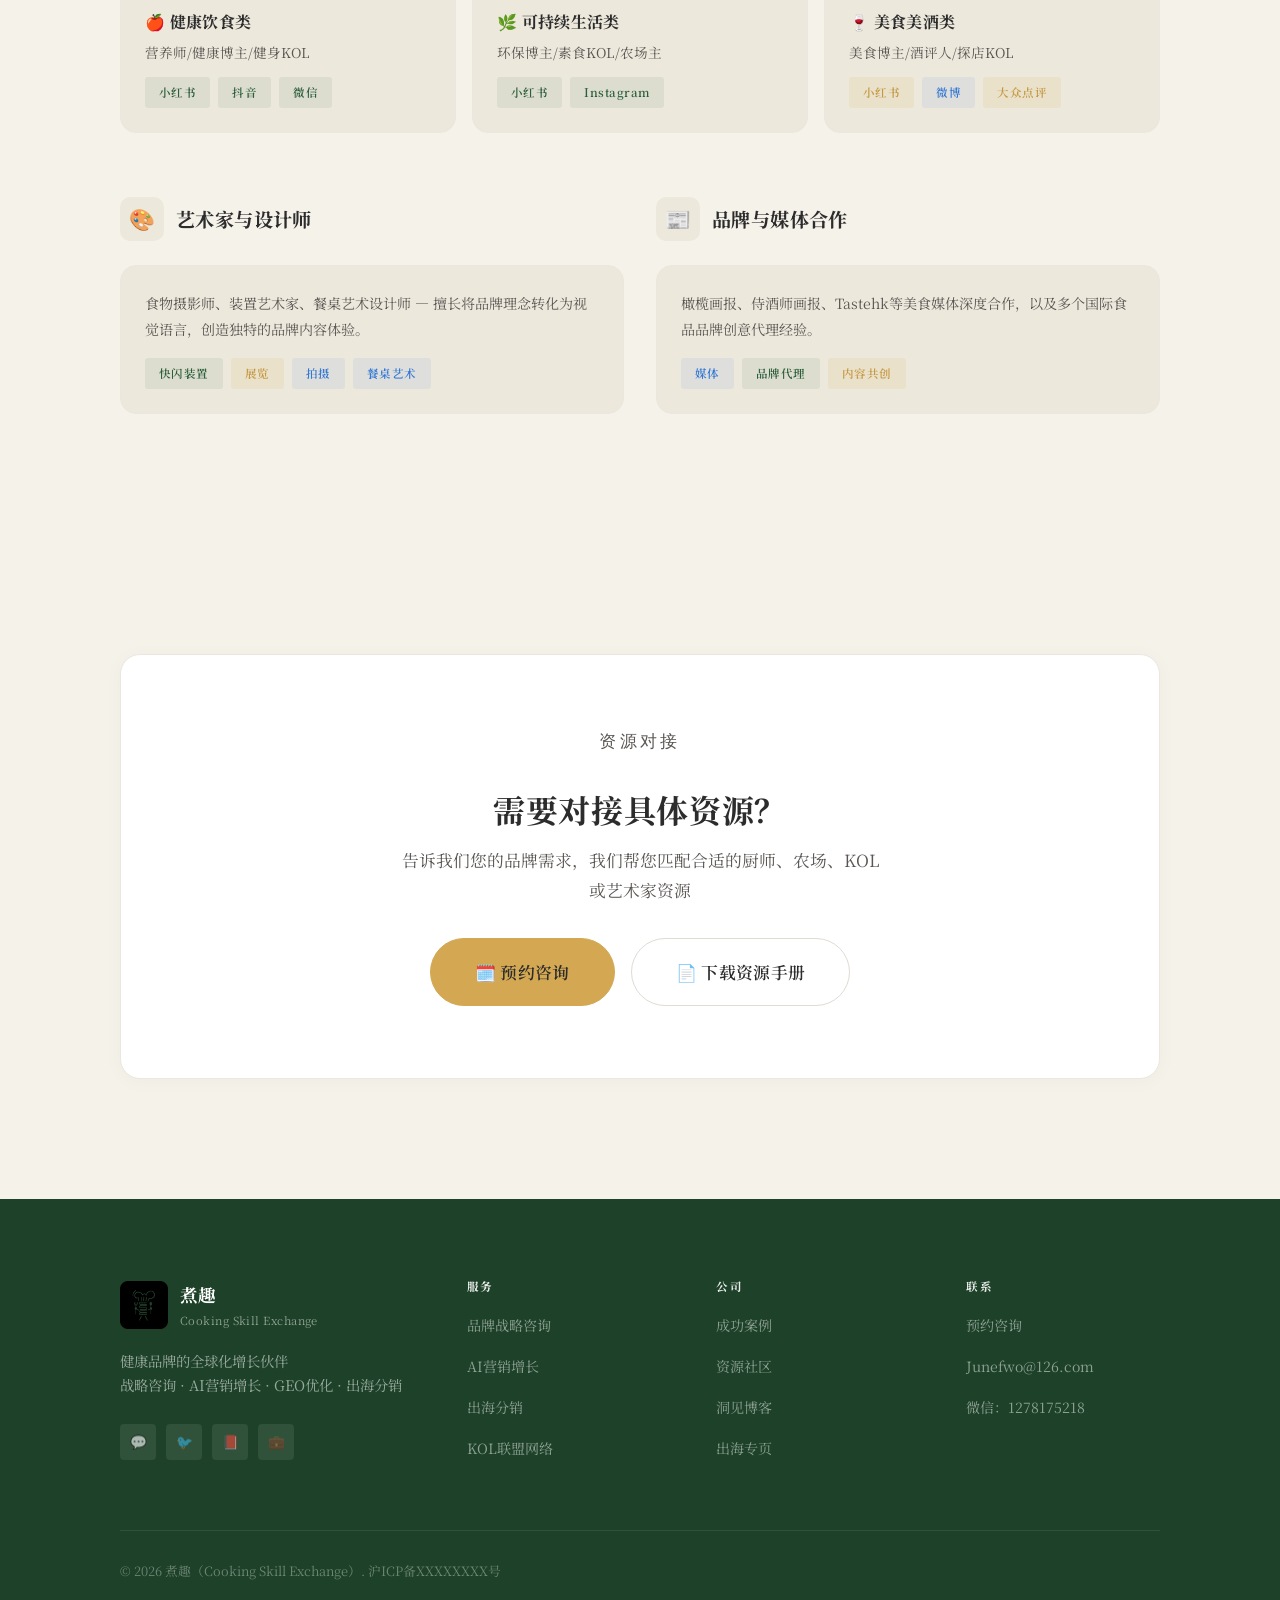
<file: pages/resources.html>
<!DOCTYPE html>
<html lang="zh-CN">
<head>
  <meta charset="UTF-8">
  <meta name="viewport" content="width=device-width, initial-scale=1.0">
  <title>资源·社区 | 煮趣 CSE</title>
  <meta name="description" content="煮趣布谷资源社区 — 100+国际厨师、农场网络、KOL资源库、艺术家合作伙伴，助您健康品牌增长落地。">
  <link rel="preconnect" href="https://fonts.googleapis.com">
  <link href="https://fonts.googleapis.com/css2?family=Noto+Serif+SC:wght@400;600;700;900&family=Georgia&display=swap" rel="stylesheet">
  <link rel="stylesheet" href="../css/main.css">
</head>
<body>

<nav class="navbar" id="navbar">
  <div class="navbar-inner">
    <a href="../index.html" class="navbar-logo">
      <img src="../assets/images/logo-black.png" alt="CSE" class="navbar-logo-img">
      <div class="navbar-logo-text">
        <span class="navbar-logo-cn">煮趣</span>
        <span class="navbar-logo-en">Cooking Skill Exchange</span>
      </div>
    </a>
    <nav class="navbar-nav">
      <a href="../index.html">首页</a>
      <a href="services.html">服务</a>
      <a href="cases.html">案例</a>
      <a href="resources.html" class="active">资源·社区</a>
      <a href="global.html">出海专页</a>
      <a href="insights.html">洞见</a>
      <a href="contact.html">合作</a>
    </nav>
    <div class="navbar-actions">
      <div class="lang-switch">
        <button class="lang-btn active" data-lang="zh">中</button>
        <button class="lang-btn" data-lang="en">EN</button>
      </div>
      <a href="contact.html" class="btn btn-primary btn-sm">免费诊断</a>
    </div>
    <button class="hamburger" aria-label="菜单"><span></span><span></span><span></span></button>
  </div>
</nav>

<div class="mobile-menu">
  <a href="../index.html">首页</a>
  <a href="services.html">服务</a>
  <a href="cases.html">案例</a>
  <a href="resources.html">资源·社区</a>
  <a href="global.html">出海专页</a>
  <a href="insights.html">洞见</a>
  <a href="contact.html">合作</a>
  <div class="mobile-menu-actions">
    <a href="contact.html" class="btn btn-primary btn-sm">免费诊断</a>
  </div>
</div>

<!-- Page Hero -->
<section class="page-hero">
  <div class="container">
    <div class="page-hero-content">
      <p class="section-label">Resources & Community</p>
      <h1>资源·社区</h1>
      <p class="desc">农场 · 厨师 · 艺术家 · KOL — 十年积累，一站式资源对接</p>
    </div>
  </div>
</section>

<!-- 数据概览 -->
<section class="resources-stats-section">
  <div class="container">
    <div class="resources-stats-grid">
      <div class="resources-stat-item">
        <div class="resources-stat-num">350+</div>
        <div class="resources-stat-label">成功活动</div>
      </div>
      <div class="resources-stat-item">
        <div class="resources-stat-num">100+</div>
        <div class="resources-stat-label">国际厨师</div>
      </div>
      <div class="resources-stat-item">
        <div class="resources-stat-num">40+</div>
        <div class="resources-stat-label">合作农场</div>
      </div>
      <div class="resources-stat-item">
        <div class="resources-stat-num">1000+</div>
        <div class="resources-stat-label">KOL/KOC</div>
      </div>
      <div class="resources-stat-item">
        <div class="resources-stat-num">30+</div>
        <div class="resources-stat-label">合作场地</div>
      </div>
    </div>
  </div>
</section>

<!-- 五大板块 -->
<section class="section">
  <div class="container">

    <!-- 农场网络 -->
    <div style="margin-bottom:64px;">
      <div style="display:flex;align-items:center;gap:12px;margin-bottom:32px;">
        <div style="width:48px;height:48px;background:var(--cream-dark);color:var(--green);border-radius:12px;display:flex;align-items:center;justify-content:center;font-size:1.5rem;">🌾</div>
        <div>
          <h2 style="font-size:1.4rem;margin:0;">农场网络</h2>
          <p style="font-size:0.85rem;color:var(--deep-light);margin:0;">有机农场 · 都市农园 · 生态种植基地</p>
        </div>
      </div>
      <div style="display:grid;grid-template-columns:repeat(4,1fr);gap:16px;">
        <div class="resource-card">
          <div class="card-icon">🌿</div>
          <div class="card-title">益点田农场</div>
          <div class="card-location">上海崇明</div>
          <div class="card-tags">有机蔬菜 · 丑食供应</div>
        </div>
        <div class="resource-card">
          <div class="card-icon">🍎</div>
          <div class="card-title">有机果园合作</div>
          <div class="card-location">多省市</div>
          <div class="card-tags">应季水果 · 产地直供</div>
        </div>
        <div class="resource-card">
          <div class="card-icon">🌾</div>
          <div class="card-title">生态谷物基地</div>
          <div class="card-location">东北/西北</div>
          <div class="card-tags">燕麦 · 藜麦 · 全谷物</div>
        </div>
        <div class="resource-card">
          <div class="card-icon">🫘</div>
          <div class="card-title">植物蛋白农场</div>
          <div class="card-location">云南/贵州</div>
          <div class="card-tags">豆类 · 菌菇 · 植物基</div>
        </div>
      </div>
    </div>

    <!-- 厨师与营养师 -->
    <div style="margin-bottom:64px;">
      <div style="display:flex;align-items:center;gap:12px;margin-bottom:32px;">
        <div style="width:48px;height:48px;background:background:var(--cream-dark);color:var(--green);border-radius:12px;display:flex;align-items:center;justify-content:center;font-size:1.5rem;">🍳</div>
        <div>
          <h2 style="font-size:1.4rem;margin:0;">厨师与营养师团队</h2>
          <p style="font-size:0.85rem;color:var(--deep-light);margin:0;">100+ 来自世界各地的专业厨师与营养师</p>
        </div>
      </div>
      <div style="display:grid;grid-template-columns:repeat(4,1fr);gap:20px;">
        <div class="person-card">
          <div class="person-avatar">Brian</div>
          <div class="person-name">Brian</div>
          <div class="person-title">美食顾问 · 15年经验</div>
          <div class="person-tags">
            <span class="tag tag-yellow">Chef</span>
            <span class="tag tag-green">营养师</span>
          </div>
        </div>
        <div class="person-card">
          <div class="person-avatar">Eddie</div>
          <div class="person-name">Eddie</div>
          <div class="person-title">酒类品牌顾问</div>
          <div class="person-tags">
            <span class="tag tag-blue">酒水</span>
            <span class="tag tag-yellow">品牌</span>
          </div>
        </div>
        <div class="person-card">
          <div class="person-avatar">Vlad</div>
          <div class="person-name">Vlad</div>
          <div class="person-title">策略 / 技术专家</div>
          <div class="person-tags">
            <span class="tag tag-blue">策略</span>
            <span class="tag tag-blue">AI</span>
          </div>
        </div>
        <div class="person-card">
          <div class="person-avatar">June</div>
          <div class="person-name">June</div>
          <div class="person-title">创始人 · 食物设计师</div>
          <div class="person-tags">
            <span class="tag tag-green">品牌</span>
            <span class="tag tag-yellow">创意</span>
          </div>
        </div>
      </div>
      <p style="text-align:center;font-size:0.85rem;color:var(--deep-light);margin-top:16px;">+ 96 位合作厨师（西班牙、意大利、日本、东南亚...）</p>
    </div>

    <!-- KOL资源库 -->
    <div style="margin-bottom:64px;">
      <div style="display:flex;align-items:center;gap:12px;margin-bottom:32px;">
        <div style="width:48px;height:48px;background:var(--cream-dark);color:var(--green);border-radius:12px;display:flex;align-items:center;justify-content:center;font-size:1.5rem;">📣</div>
        <div>
          <h2 style="font-size:1.4rem;margin:0;">KOL 资源库</h2>
          <p style="font-size:0.85rem;color:var(--deep-light);margin:0;">1000+ 健康垂类 KOL/KOC，精准筛选对接</p>
        </div>
      </div>
      <div style="display:grid;grid-template-columns:repeat(3,1fr);gap:16px;">
        <div class="kol-category-card">
          <h4>🍎 健康饮食类</h4>
          <p>营养师/健康博主/健身KOL</p>
          <div class="kol-category-tags">
            <span class="tag tag-green">小红书</span>
            <span class="tag tag-green">抖音</span>
            <span class="tag tag-green">微信</span>
          </div>
        </div>
        <div class="kol-category-card">
          <h4>🌿 可持续生活类</h4>
          <p>环保博主/素食KOL/农场主</p>
          <div class="kol-category-tags">
            <span class="tag tag-green">小红书</span>
            <span class="tag tag-green">Instagram</span>
          </div>
        </div>
        <div class="kol-category-card">
          <h4>🍷 美食美酒类</h4>
          <p>美食博主/酒评人/探店KOL</p>
          <div class="kol-category-tags">
            <span class="tag tag-yellow">小红书</span>
            <span class="tag tag-blue">微博</span>
            <span class="tag tag-yellow">大众点评</span>
          </div>
        </div>
      </div>
    </div>

    <!-- 艺术家与媒体 -->
    <div class="info-grid">
      <div>
        <div style="display:flex;align-items:center;gap:12px;margin-bottom:24px;">
          <div style="width:44px;height:44px;background:var(--cream-dark);color:var(--green);border-radius:10px;display:flex;align-items:center;justify-content:center;font-size:1.3rem;">🎨</div>
          <div><h2 style="font-size:1.2rem;margin:0;">艺术家与设计师</h2></div>
        </div>
        <div class="info-card">
          <p>食物摄影师、装置艺术家、餐桌艺术设计师 — 擅长将品牌理念转化为视觉语言，创造独特的品牌内容体验。</p>
          <div class="info-card-tags">
            <span class="tag tag-green">快闪装置</span>
            <span class="tag tag-yellow">展览</span>
            <span class="tag tag-blue">拍摄</span>
            <span class="tag tag-blue">餐桌艺术</span>
          </div>
        </div>
      </div>
      <div>
        <div style="display:flex;align-items:center;gap:12px;margin-bottom:24px;">
          <div style="width:44px;height:44px;background:var(--cream-dark);color:var(--green);border-radius:10px;display:flex;align-items:center;justify-content:center;font-size:1.3rem;">📰</div>
          <div><h2 style="font-size:1.2rem;margin:0;">品牌与媒体合作</h2></div>
        </div>
        <div class="info-card">
          <p>橄榄画报、侍酒师画报、Tastehk等美食媒体深度合作，以及多个国际食品品牌创意代理经验。</p>
          <div class="info-card-tags">
            <span class="tag tag-blue">媒体</span>
            <span class="tag tag-green">品牌代理</span>
            <span class="tag tag-yellow">内容共创</span>
          </div>
        </div>
      </div>
    </div>

  </div>
</section>

<!-- 底部CTA -->
<section class="section cases-cta">
  <div class="container">
    <div class="highlight-box">
      <p class="section-label">资源对接</p>
      <h2>需要对接具体资源？</h2>
      <p>告诉我们您的品牌需求，我们帮您匹配合适的厨师、农场、KOL或艺术家资源</p>
      <div style="display:flex;gap:16px;justify-content:center;flex-wrap:wrap;">
        <a href="contact.html" class="btn btn-primary btn-lg">🗓️ 预约咨询</a>
        <a href="#" class="btn btn-secondary btn-lg">📄 下载资源手册</a>
      </div>
    </div>
  </div>
</section>

<footer class="footer">
  <div class="container">
    <div class="footer-grid">
      <div class="footer-brand">
        <div class="footer-logo">
          <img src="../assets/images/logo-black.png" alt="CSE" class="footer-logo-img">
          <div>
            <div class="footer-logo-text-cn">煮趣</div>
            <div class="footer-logo-text-en">Cooking Skill Exchange</div>
          </div>
        </div>
        <p class="footer-tagline">健康品牌的全球化增长伙伴<br>战略咨询 · AI营销增长 · GEO优化 · 出海分销</p>
        <div class="footer-social">
          <a href="#">💬</a>
          <a href="#">🐦</a>
          <a href="#">📕</a>
          <a href="#">💼</a>
        </div>
      </div>
      <div class="footer-col">
        <h4>服务</h4>
        <ul>
          <li><a href="services.html">品牌战略咨询</a></li>
          <li><a href="services.html">AI营销增长</a></li>
          <li><a href="services.html">出海分销</a></li>
          <li><a href="services.html">KOL联盟网络</a></li>
        </ul>
      </div>
      <div class="footer-col">
        <h4>公司</h4>
        <ul>
          <li><a href="cases.html">成功案例</a></li>
          <li><a href="resources.html">资源社区</a></li>
          <li><a href="insights.html">洞见博客</a></li>
          <li><a href="global.html">出海专页</a></li>
        </ul>
      </div>
      <div class="footer-col">
        <h4>联系</h4>
        <ul>
          <li><a href="contact.html">预约咨询</a></li>
          <li><a href="mailto:Junefwo@126.com">Junefwo@126.com</a></li>
          <li><a href="#">微信：1278175218</a></li>
        </ul>
      </div>
    </div>
    <div class="footer-bottom">
      <p class="footer-copyright">© 2026 煮趣（Cooking Skill Exchange）. 沪ICP备XXXXXXXX号</p>
    </div>
  </div>
</footer>

<div class="float-cta">
  <button class="back-to-top" onclick="window.scrollTo({top:0,behavior:'smooth'})">↑</button>
  <a href="contact.html" class="float-cta-btn"><div class="pulse"></div>🎯 免费增长诊断</a>
</div>

<script src="../js/main.js"></script>
</body>
</html>
</file>
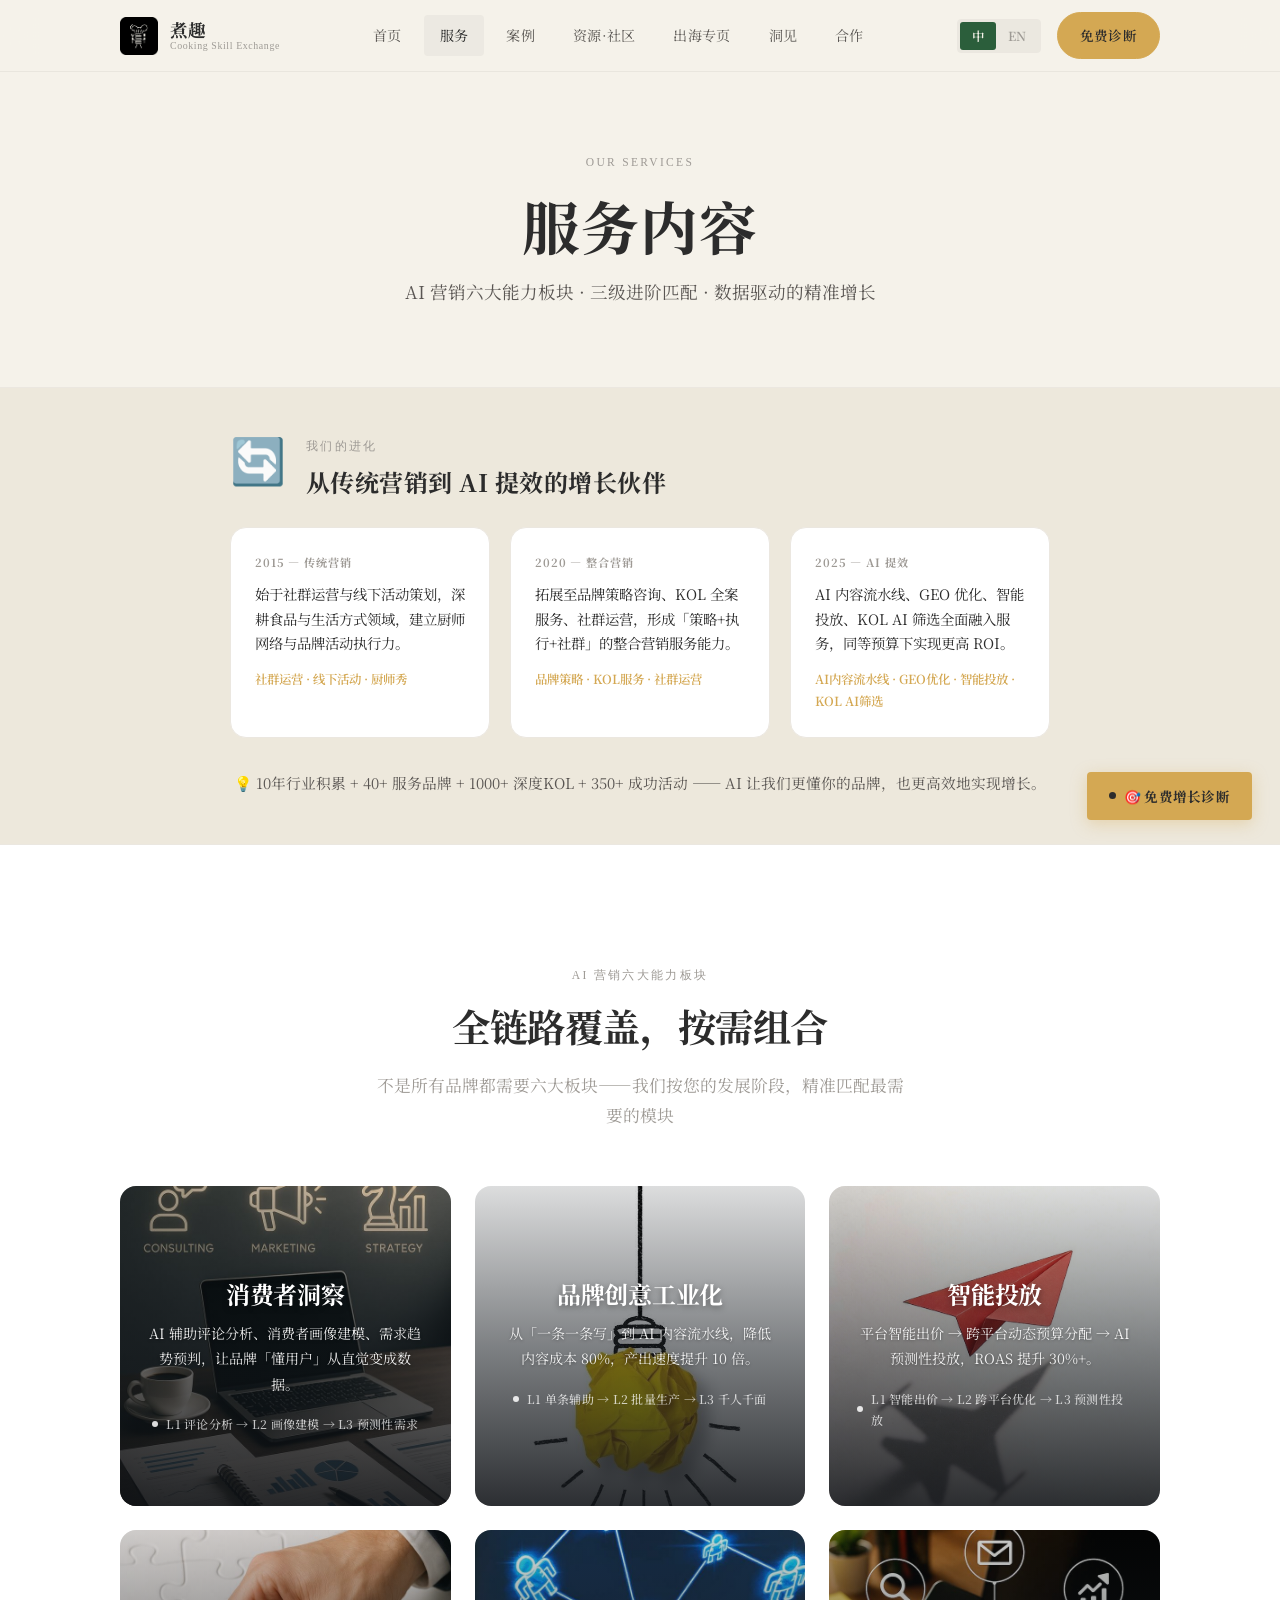
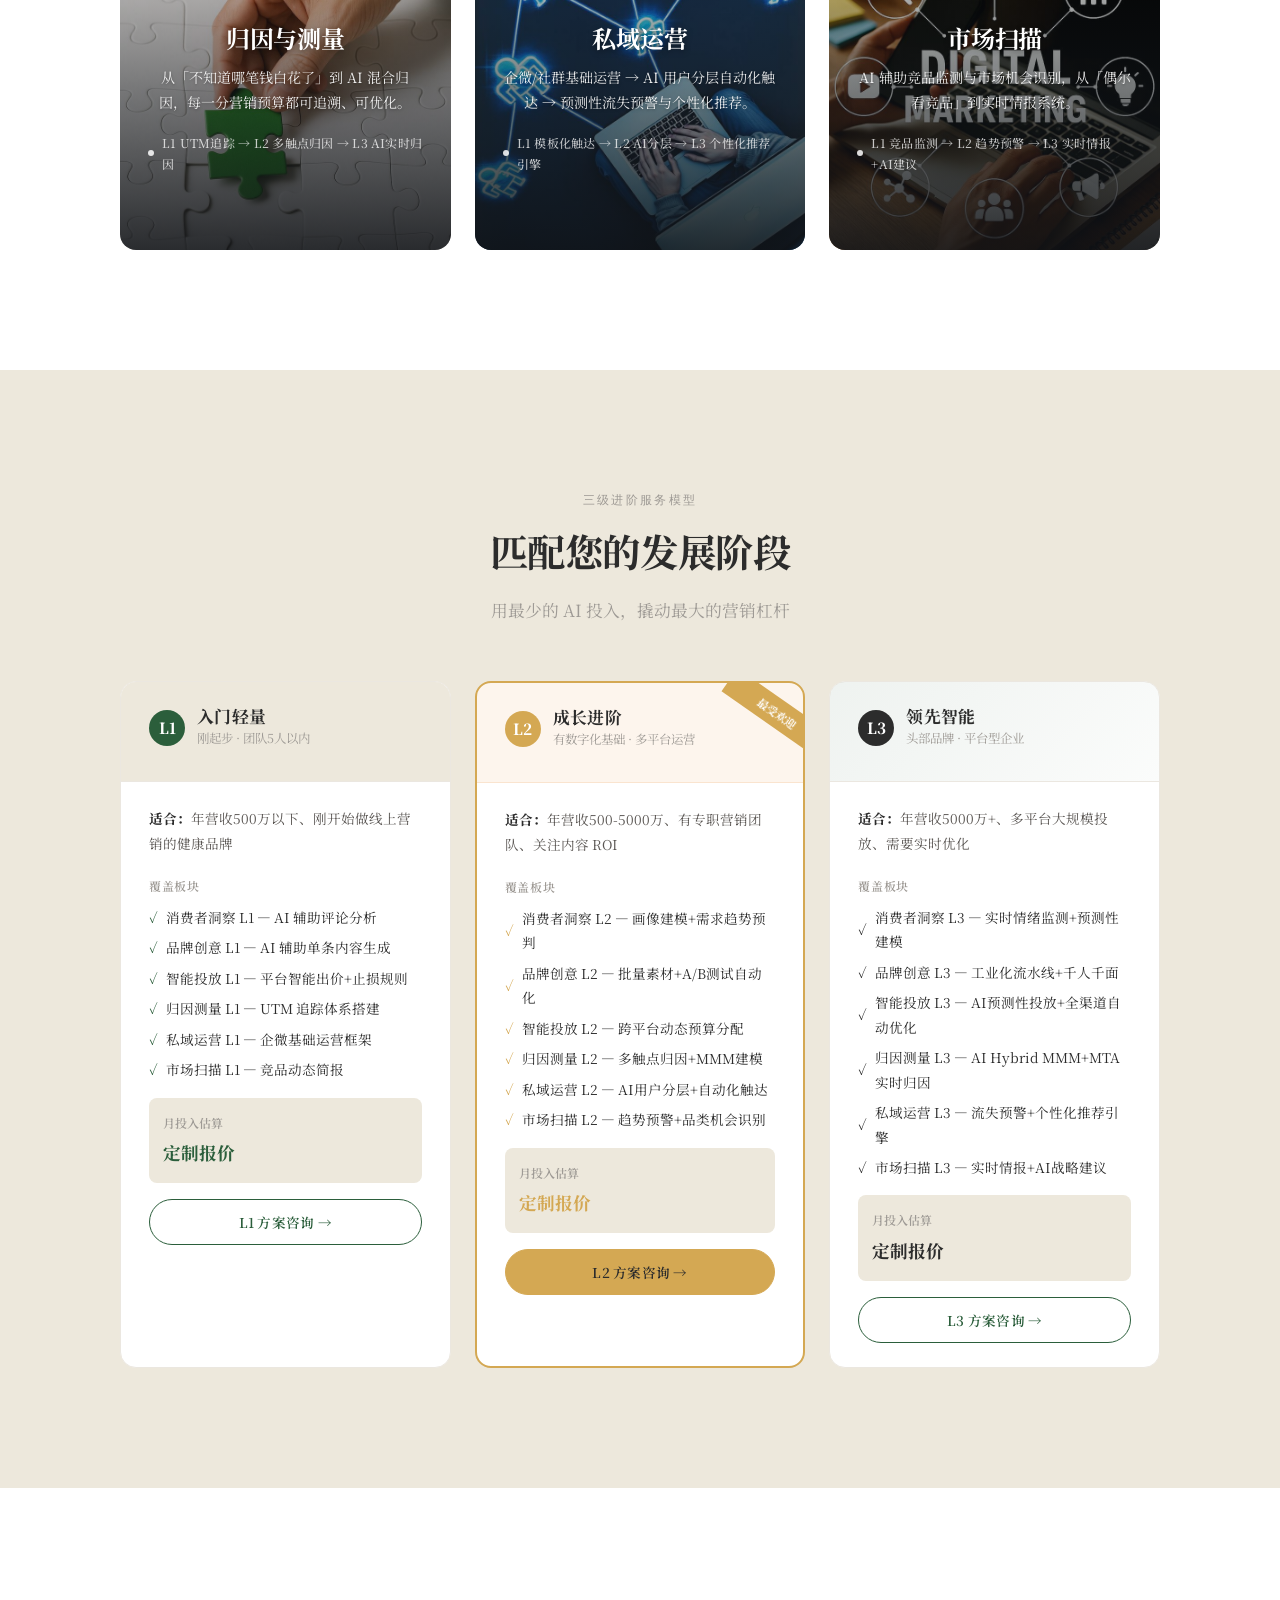
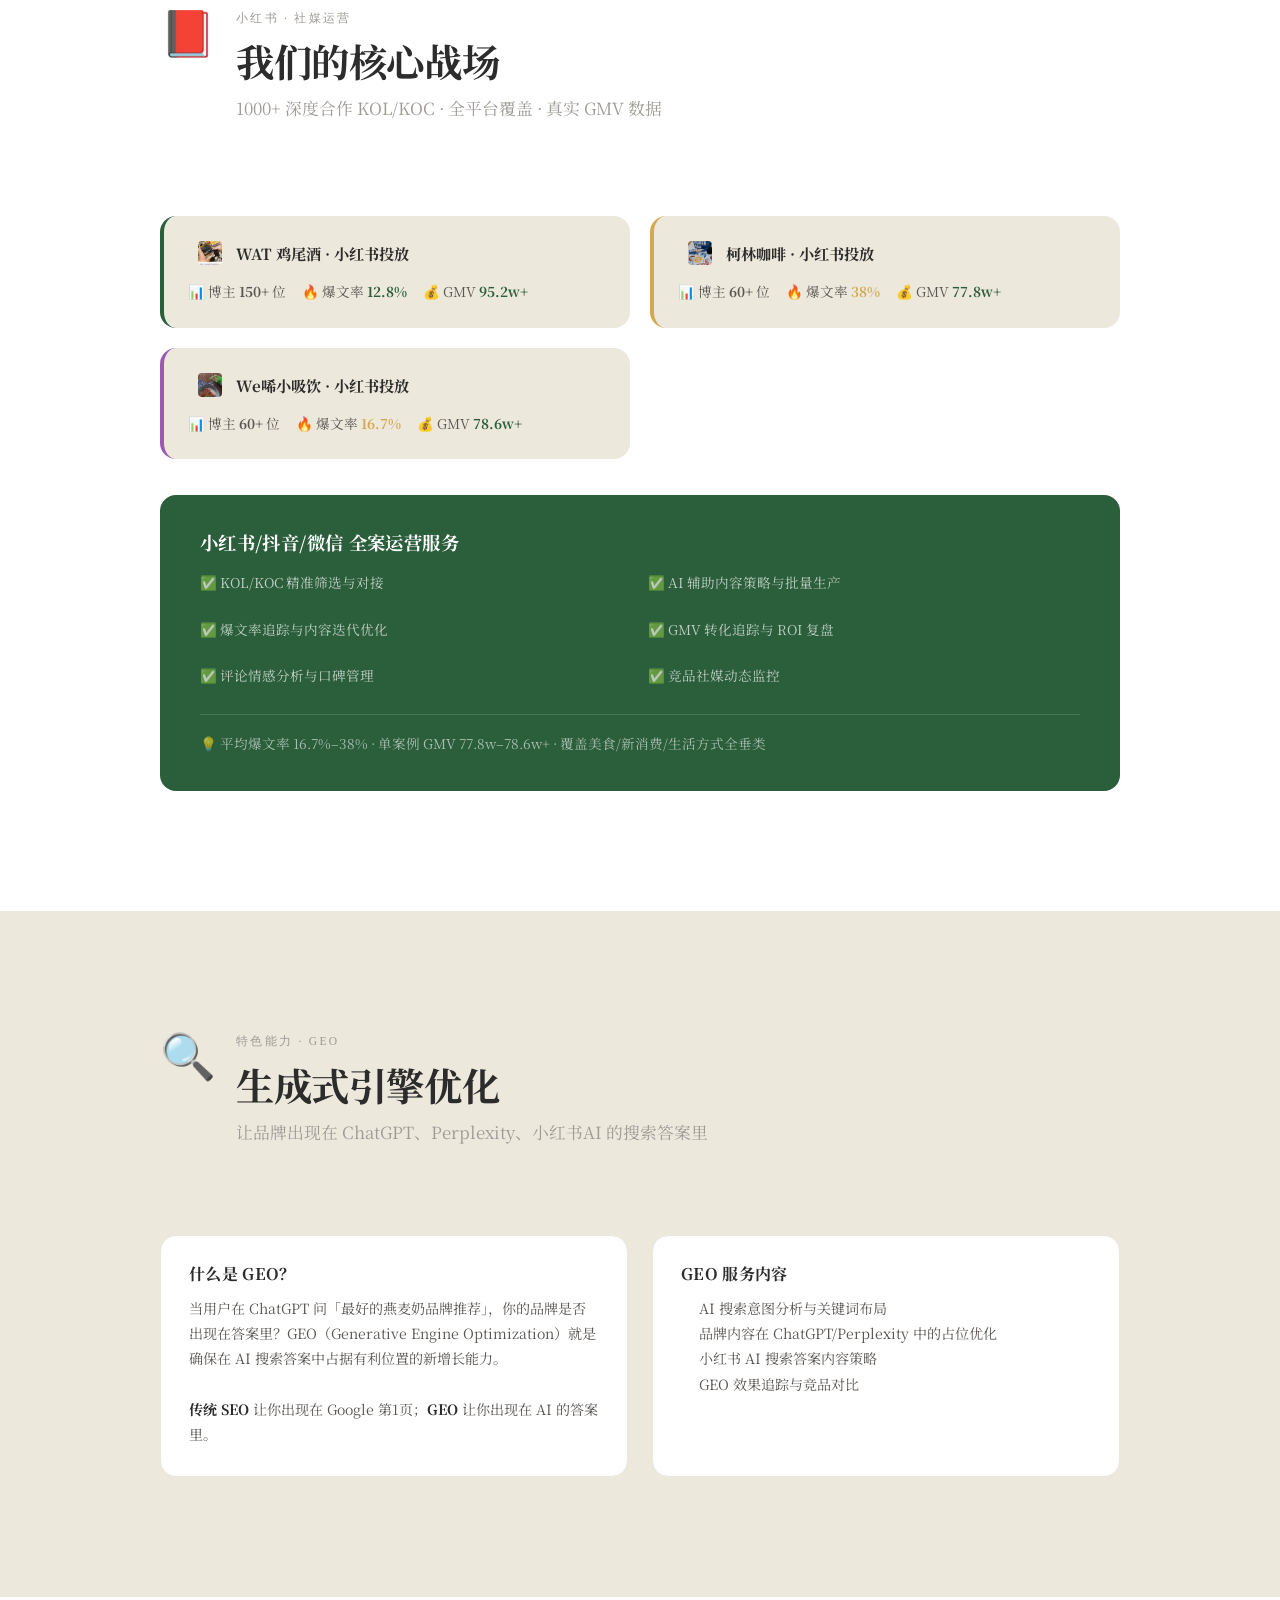
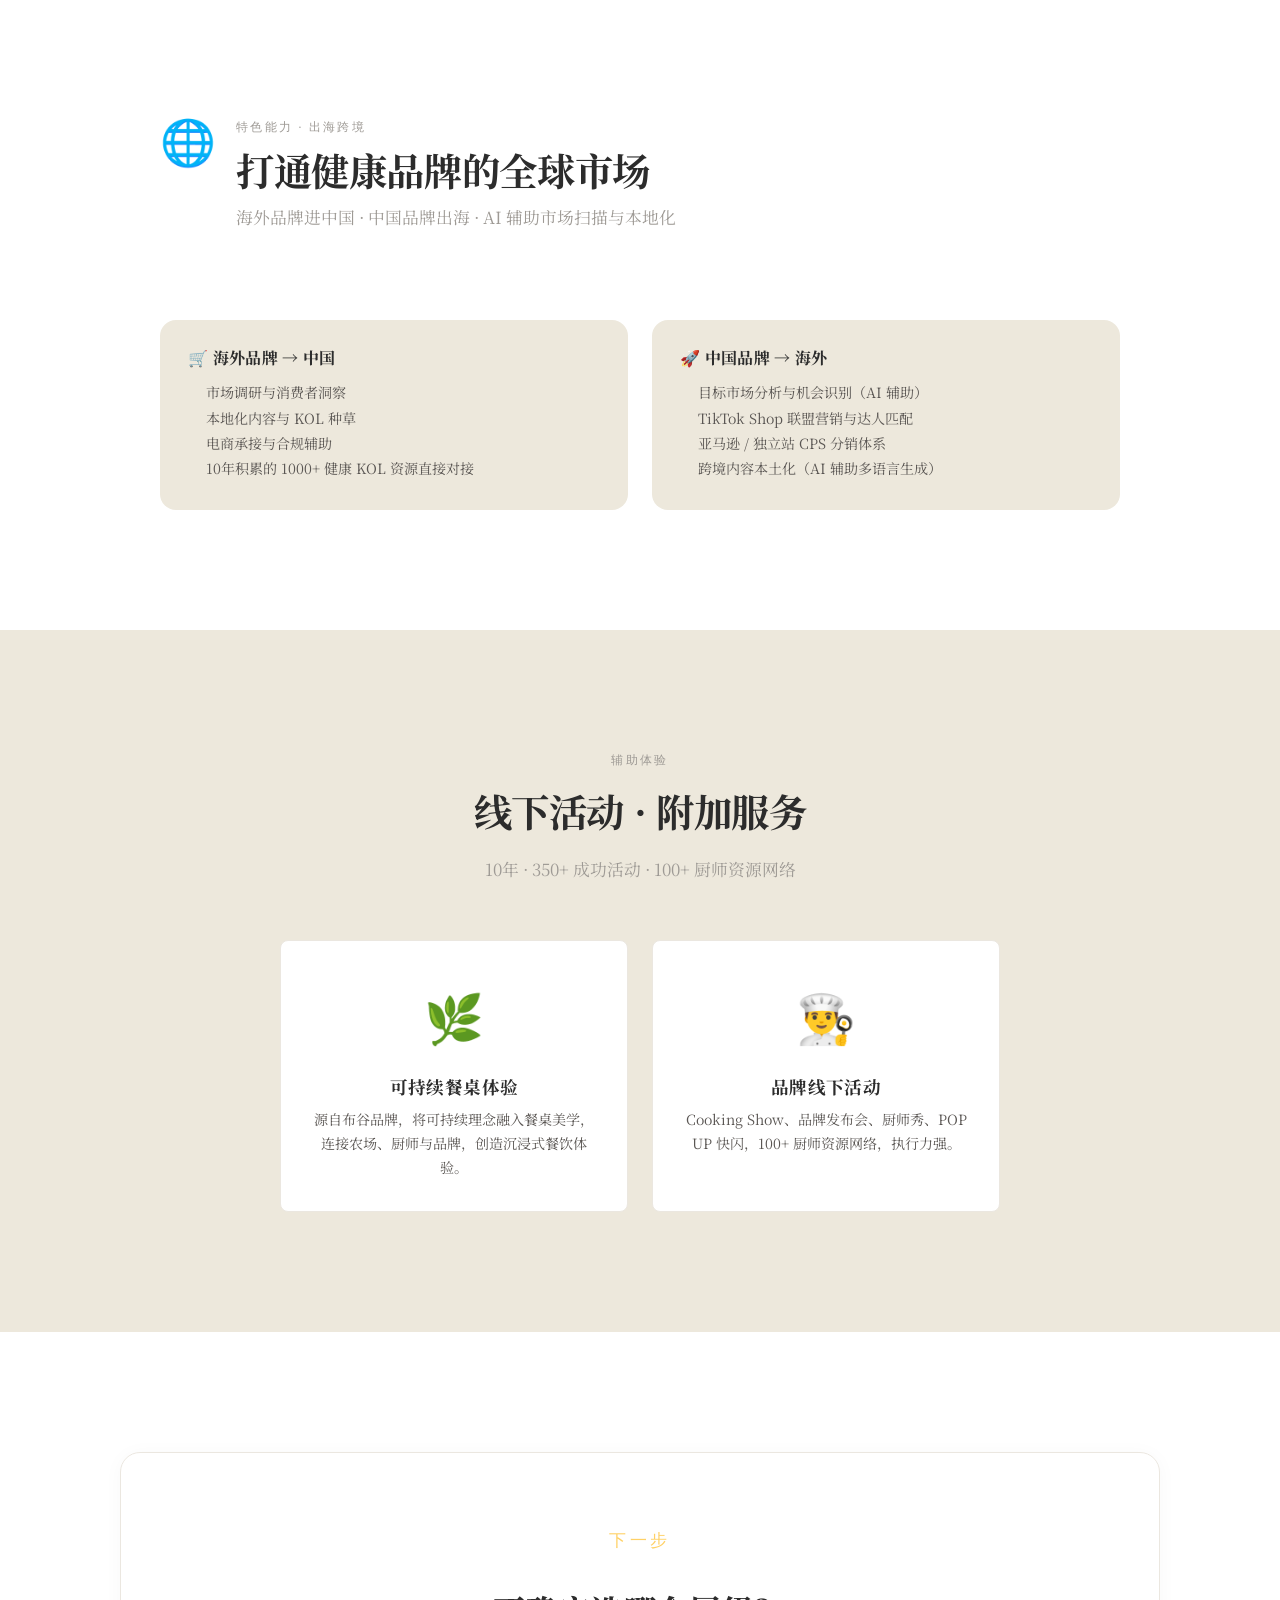
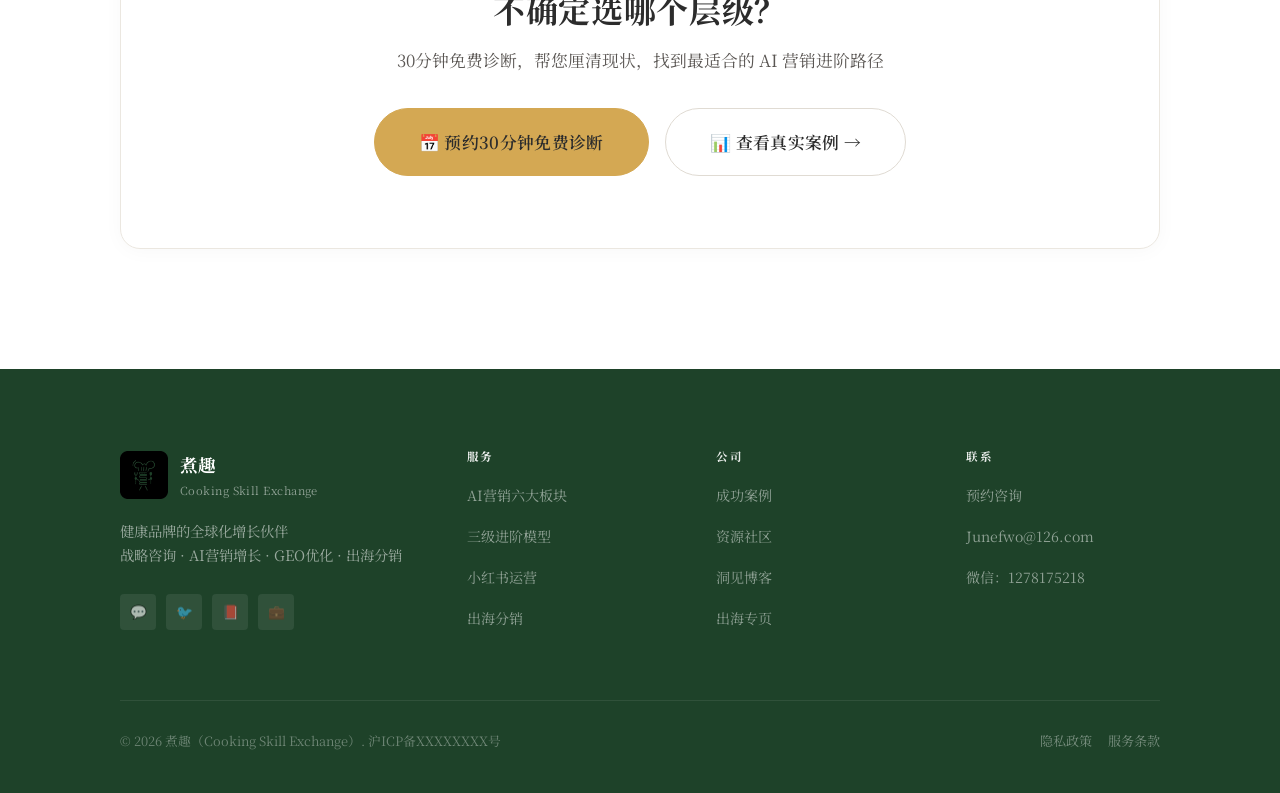
<file: pages/services.html>
<!DOCTYPE html>
<html lang="zh-CN">
<head>
  <meta charset="UTF-8">
  <meta name="viewport" content="width=device-width, initial-scale=1.0">
  <meta name="description" content="煮趣服务 — AI营销六大能力板块（消费者洞察/品牌创意/智能投放/归因测量/私域运营/市场扫描），L1-L3三级进阶，匹配不同发展阶段的健康品牌。">
  <title>服务 | 煮趣 CSE</title>
  <link rel="preconnect" href="https://fonts.googleapis.com">
  <link href="https://fonts.googleapis.com/css2?family=Noto+Serif+SC:wght@400;600;700;900&family=Georgia&display=swap" rel="stylesheet">
  <link rel="stylesheet" href="../css/main.css">
</head>
<body>

<!-- 导航栏 -->
<nav class="navbar" id="navbar">
  <div class="navbar-inner">
    <a href="../index.html" class="navbar-logo">
      <img src="../assets/images/logo-black.png" alt="CSE" class="navbar-logo-img">
      <div class="navbar-logo-text">
        <span class="navbar-logo-cn">煮趣</span>
        <span class="navbar-logo-en">Cooking Skill Exchange</span>
      </div>
    </a>
    <nav class="navbar-nav">
      <a href="../index.html">首页</a>
      <a href="services.html" class="active">服务</a>
      <a href="cases.html">案例</a>
      <a href="resources.html">资源·社区</a>
      <a href="global.html">出海专页</a>
      <a href="insights.html">洞见</a>
      <a href="contact.html">合作</a>
    </nav>
    <div class="navbar-actions">
      <div class="lang-switch">
        <button class="lang-btn active" data-lang="zh">中</button>
        <button class="lang-btn" data-lang="en">EN</button>
      </div>
      <a href="contact.html" class="btn btn-primary btn-sm">免费诊断</a>
    </div>
    <button class="hamburger" aria-label="菜单"><span></span><span></span><span></span></button>
  </div>
</nav>

<div class="mobile-menu">
  <a href="../index.html">首页</a>
  <a href="services.html">服务</a>
  <a href="cases.html">案例</a>
  <a href="resources.html">资源·社区</a>
  <a href="global.html">出海专页</a>
  <a href="insights.html">洞见</a>
  <a href="contact.html">合作</a>
  <div class="mobile-menu-actions">
    <a href="contact.html" class="btn btn-primary btn-sm">免费诊断</a>
  </div>
</div>

<!-- Page Hero -->
<section class="page-hero">
  <div class="container">
    <div class="page-hero-content">
      <p class="section-label">Our Services</p>
      <h1>服务内容</h1>
      <p class="desc">AI 营销六大能力板块 · 三级进阶匹配 · 数据驱动的精准增长</p>
    </div>
  </div>
</section>

<!-- 转型故事 -->
<section class="evolution-section">
  <div class="container">
    <div style="max-width:820px;margin:0 auto;">
      <div style="display:flex;align-items:flex-start;gap:20px;margin-bottom:28px;flex-wrap:wrap;">
        <div style="font-size:2.8rem;line-height:1;">🔄</div>
        <div>
          <p class="section-label" style="margin-bottom:8px;">我们的进化</p>
          <h2 style="font-size:1.5rem;line-height:1.4;">从传统营销到 AI 提效的增长伙伴</h2>
        </div>
      </div>
      <div class="evolution-grid">
        <div class="evolution-card">
          <div class="year-label">2015 — 传统营销</div>
          <div class="card-desc">
            始于社群运营与线下活动策划，深耕食品与生活方式领域，建立厨师网络与品牌活动执行力。
          </div>
          <div class="card-tags">社群运营 · 线下活动 · 厨师秀</div>
        </div>
        <div class="evolution-card">
          <div class="year-label">2020 — 整合营销</div>
          <div class="card-desc">
            拓展至品牌策略咨询、KOL 全案服务、社群运营，形成「策略+执行+社群」的整合营销服务能力。
          </div>
          <div class="card-tags">品牌策略 · KOL服务 · 社群运营</div>
        </div>
        <div class="evolution-card highight">
          <div class="year-label">2025 — AI 提效</div>
          <div class="card-desc">
            AI 内容流水线、GEO 优化、智能投放、KOL AI 筛选全面融入服务，同等预算下实现更高 ROI。
          </div>
          <div class="card-tags">AI内容流水线 · GEO优化 · 智能投放 · KOL AI筛选</div>
        </div>
      </div>
      <p style="font-size:0.92rem;color:var(--deep-light);line-height:1.8;text-align:center;">
        💡 10年行业积累 + 40+ 服务品牌 + 1000+ 深度KOL + 350+ 成功活动 —— AI 让我们更懂你的品牌，也更高效地实现增长。
      </p>
    </div>
  </div>
</section>

<!-- 六大能力板块总览 -->
<section class="section" style="background:var(--white);">
  <div class="container">
    <div class="section-center" style="margin-bottom:48px;">
      <p class="section-label">AI 营销六大能力板块</p>
      <h2 class="section-title">全链路覆盖，按需组合</h2>
      <p class="section-subtitle">不是所有品牌都需要六大板块——我们按您的发展阶段，精准匹配最需要的模块</p>
    </div>

    <!-- 六大板块卡片 -->
    <div class="six-capabilities-grid">
      <div class="capability-card" data-animate data-animate-delay="0" style="background-image:url('../assets/images/cap-insight.jpg');">
        <h3 class="cap-title">消费者洞察</h3>
        <p class="cap-desc">AI 辅助评论分析、消费者画像建模、需求趋势预判，让品牌「懂用户」从直觉变成数据。</p>
        <div class="cap-tier">
          <span class="tier-dot"></span>L1 评论分析 → L2 画像建模 → L3 预测性需求
        </div>
      </div>

      <div class="capability-card" data-animate data-animate-delay="100" style="background-image:url('../assets/images/cap-creative.jpg');">
        <h3 class="cap-title">品牌创意工业化</h3>
        <p class="cap-desc">从「一条一条写」到 AI 内容流水线，降低内容成本 80%，产出速度提升 10 倍。</p>
        <div class="cap-tier">
          <span class="tier-dot"></span>L1 单条辅助 → L2 批量生产 → L3 千人千面
        </div>
      </div>

      <div class="capability-card" data-animate data-animate-delay="200" style="background-image:url('../assets/images/cap-advertising.jpg');">
        <h3 class="cap-title">智能投放</h3>
        <p class="cap-desc">平台智能出价 → 跨平台动态预算分配 → AI 预测性投放，ROAS 提升 30%+。</p>
        <div class="cap-tier">
          <span class="tier-dot"></span>L1 智能出价 → L2 跨平台优化 → L3 预测性投放
        </div>
      </div>

      <div class="capability-card" data-animate data-animate-delay="300" style="background-image:url('../assets/images/cap-attribution.jpg');">
        <h3 class="cap-title">归因与测量</h3>
        <p class="cap-desc">从「不知道哪笔钱白花了」到 AI 混合归因，每一分营销预算都可追溯、可优化。</p>
        <div class="cap-tier">
          <span class="tier-dot"></span>L1 UTM追踪 → L2 多触点归因 → L3 AI实时归因
        </div>
      </div>

      <div class="capability-card" data-animate data-animate-delay="400" style="background-image:url('../assets/images/cap-private.jpg');">
        <h3 class="cap-title">私域运营</h3>
        <p class="cap-desc">企微/社群基础运营 → AI 用户分层自动化触达 → 预测性流失预警与个性化推荐。</p>
        <div class="cap-tier">
          <span class="tier-dot"></span>L1 模板化触达 → L2 AI分层 → L3 个性化推荐引擎
        </div>
      </div>

      <div class="capability-card" data-animate data-animate-delay="500" style="background-image:url('../assets/images/cap-scanning.jpg');">
        <h3 class="cap-title">市场扫描</h3>
        <p class="cap-desc">AI 辅助竞品监测与市场机会识别，从「偶尔看竞品」到实时情报系统。</p>
        <div class="cap-tier">
          <span class="tier-dot"></span>L1 竞品监测 → L2 趋势预警 → L3 实时情报+AI建议
        </div>
      </div>
    </div>
  </div>
</section>

<!-- 三级进阶服务模型 -->
<section class="section" style="background:var(--cream-dark);">
  <div class="container">
    <div class="section-center" style="margin-bottom:48px;">
      <p class="section-label">三级进阶服务模型</p>
      <h2 class="section-title">匹配您的发展阶段</h2>
      <p class="section-subtitle">用最少的 AI 投入，撬动最大的营销杠杆</p>
    </div>

    <div style="display:grid;grid-template-columns:repeat(3,1fr);gap:24px;max-width:1080px;margin:0 auto;" class="tier-grid">

      <!-- L1 入门轻量 -->
      <div class="tier-card" data-animate>
        <div class="tier-header l1-header">
          <div style="display:flex;align-items:center;gap:12px;margin-bottom:8px;">
            <div class="tier-level l1-level">L1</div>
            <div>
              <h3 class="tier-name">入门轻量</h3>
              <div class="tier-subtitle">刚起步 · 团队5人以内</div>
            </div>
          </div>
        </div>
        <div class="tier-body">
          <div class="tier-audience">
            <strong style="color:var(--deep);">适合：</strong>年营收500万以下、刚开始做线上营销的健康品牌
          </div>
          <div style="margin-bottom:16px;">
            <div class="tier-modules-title">覆盖板块</div>
            <div class="tier-modules">
              <div class="tier-module-item l1-item"><span>✓</span> 消费者洞察 L1 — AI 辅助评论分析</div>
              <div class="tier-module-item l1-item"><span>✓</span> 品牌创意 L1 — AI 辅助单条内容生成</div>
              <div class="tier-module-item l1-item"><span>✓</span> 智能投放 L1 — 平台智能出价+止损规则</div>
              <div class="tier-module-item l1-item"><span>✓</span> 归因测量 L1 — UTM 追踪体系搭建</div>
              <div class="tier-module-item l1-item"><span>✓</span> 私域运营 L1 — 企微基础运营框架</div>
              <div class="tier-module-item l1-item"><span>✓</span> 市场扫描 L1 — 竞品动态简报</div>
            </div>
          </div>
          <div class="tier-price-box">
            <div class="tier-price-label">月投入估算</div>
            <div class="tier-price-value l1-price">定制报价</div>
          </div>
          <a href="contact.html" class="btn btn-outline-green btn-sm" style="width:100%;text-align:center;">L1 方案咨询 →</a>
        </div>
      </div>

      <!-- L2 成长进阶 -->
      <div class="tier-card popular" data-animate>
        <div class="popular-badge">最受欢迎</div>
        <div class="tier-header l2-header">
          <div style="display:flex;align-items:center;gap:12px;margin-bottom:8px;">
            <div class="tier-level l2-level">L2</div>
            <div>
              <h3 class="tier-name">成长进阶</h3>
              <div class="tier-subtitle">有数字化基础 · 多平台运营</div>
            </div>
          </div>
        </div>
        <div class="tier-body">
          <div class="tier-audience">
            <strong style="color:var(--deep);">适合：</strong>年营收500-5000万、有专职营销团队、关注内容 ROI
          </div>
          <div style="margin-bottom:16px;">
            <div class="tier-modules-title">覆盖板块</div>
            <div class="tier-modules">
              <div class="tier-module-item l2-item"><span>✓</span> 消费者洞察 L2 — 画像建模+需求趋势预判</div>
              <div class="tier-module-item l2-item"><span>✓</span> 品牌创意 L2 — 批量素材+A/B测试自动化</div>
              <div class="tier-module-item l2-item"><span>✓</span> 智能投放 L2 — 跨平台动态预算分配</div>
              <div class="tier-module-item l2-item"><span>✓</span> 归因测量 L2 — 多触点归因+MMM建模</div>
              <div class="tier-module-item l2-item"><span>✓</span> 私域运营 L2 — AI用户分层+自动化触达</div>
              <div class="tier-module-item l2-item"><span>✓</span> 市场扫描 L2 — 趋势预警+品类机会识别</div>
            </div>
          </div>
          <div class="tier-price-box">
            <div class="tier-price-label">月投入估算</div>
            <div class="tier-price-value l2-price">定制报价</div>
          </div>
          <a href="contact.html" class="btn btn-primary btn-sm" style="width:100%;text-align:center;">L2 方案咨询 →</a>
        </div>
      </div>

      <!-- L3 领先智能 -->
      <div class="tier-card" data-animate>
        <div class="tier-header l3-header">
          <div style="display:flex;align-items:center;gap:12px;margin-bottom:8px;">
            <div class="tier-level l3-level">L3</div>
            <div>
              <h3 class="tier-name">领先智能</h3>
              <div class="tier-subtitle">头部品牌 · 平台型企业</div>
            </div>
          </div>
        </div>
        <div class="tier-body">
          <div class="tier-audience">
            <strong style="color:var(--deep);">适合：</strong>年营收5000万+、多平台大规模投放、需要实时优化
          </div>
          <div style="margin-bottom:16px;">
            <div class="tier-modules-title">覆盖板块</div>
            <div class="tier-modules">
              <div class="tier-module-item l3-item"><span>✓</span> 消费者洞察 L3 — 实时情绪监测+预测性建模</div>
              <div class="tier-module-item l3-item"><span>✓</span> 品牌创意 L3 — 工业化流水线+千人千面</div>
              <div class="tier-module-item l3-item"><span>✓</span> 智能投放 L3 — AI预测性投放+全渠道自动优化</div>
              <div class="tier-module-item l3-item"><span>✓</span> 归因测量 L3 — AI Hybrid MMM+MTA实时归因</div>
              <div class="tier-module-item l3-item"><span>✓</span> 私域运营 L3 — 流失预警+个性化推荐引擎</div>
              <div class="tier-module-item l3-item"><span>✓</span> 市场扫描 L3 — 实时情报+AI战略建议</div>
            </div>
          </div>
          <div class="tier-price-box">
            <div class="tier-price-label">月投入估算</div>
            <div class="tier-price-value l3-price">定制报价</div>
          </div>
          <a href="contact.html" class="btn btn-outline-green btn-sm" style="width:100%;text-align:center;">L3 方案咨询 →</a>
        </div>
      </div>

    </div>
  </div>
</section>

<!-- 小红书/社媒运营 突出展示 -->
<section class="section" style="background:var(--white);">
  <div class="container">
    <div style="max-width:960px;margin:0 auto;">
      <div style="display:flex;align-items:flex-start;gap:20px;margin-bottom:36px;flex-wrap:wrap;">
        <div style="font-size:2.8rem;line-height:1;">📕</div>
        <div>
          <p class="section-label" style="margin-bottom:8px;">小红书 · 社媒运营</p>
          <h2 class="section-title" style="margin-bottom:8px;">我们的核心战场</h2>
          <p class="section-subtitle" style="text-align:left;">1000+ 深度合作 KOL/KOC · 全平台覆盖 · 真实 GMV 数据</p>
        </div>
      </div>

      <!-- 真实案例数据 -->
      <div class="case-data-grid">
        <div class="case-data-card">
          <div class="case-data-title"><span style="font-size:1.2rem;"></span><img src="../images/case-wat-01.png" alt="WAT" style="width:24px;height:24px;border-radius:4px;object-fit:cover;vertical-align:middle;margin-right:4px;"> WAT 鸡尾酒 · 小红书投放</div>
          <div class="case-data-stats">
            <span>📊 博主 <strong>150+</strong> 位</span>
            <span>🔥 爆文率 <strong style="color:var(--green);">12.8%</strong></span>
            <span>💰 GMV <strong style="color:var(--green);">95.2w+</strong></span>
          </div>
        </div>
        <div class="case-data-card yellow-border">
          <div class="case-data-title"><span style="font-size:1.2rem;"></span><img src="../images/case-colin-new-01.png" alt="柯林咖啡" style="width:24px;height:24px;border-radius:4px;object-fit:cover;vertical-align:middle;margin-right:4px;"> 柯林咖啡 · 小红书投放</div>
          <div class="case-data-stats">
            <span>📊 博主 <strong>60+</strong> 位</span>
            <span>🔥 爆文率 <strong style="color:var(--accent-yellow);">38%</strong></span>
            <span>💰 GMV <strong style="color:var(--green);">77.8w+</strong></span>
          </div>
        </div>
        <div class="case-data-card purple-border">
          <div class="case-data-title"><span style="font-size:1.2rem;"></span><img src="../images/case-wexi-01.png" alt="We唏" style="width:24px;height:24px;border-radius:4px;object-fit:cover;vertical-align:middle;margin-right:4px;"> We唏小吸饮 · 小红书投放</div>
          <div class="case-data-stats">
            <span>📊 博主 <strong>60+</strong> 位</span>
            <span>🔥 爆文率 <strong style="color:var(--accent-yellow);">16.7%</strong></span>
            <span>💰 GMV <strong style="color:var(--green);">78.6w+</strong></span>
          </div>
        </div>
      </div>

      <!-- 社媒运营服务说明 -->
      <div class="social-service-box">
        <h3 class="social-service-title">小红书/抖音/微信 全案运营服务</h3>
        <div class="social-service-grid">
          <div class="social-service-item">✅ KOL/KOC 精准筛选与对接</div>
          <div class="social-service-item">✅ AI 辅助内容策略与批量生产</div>
          <div class="social-service-item">✅ 爆文率追踪与内容迭代优化</div>
          <div class="social-service-item">✅ GMV 转化追踪与 ROI 复盘</div>
          <div class="social-service-item">✅ 评论情感分析与口碑管理</div>
          <div class="social-service-item">✅ 竞品社媒动态监控</div>
        </div>
        <div class="social-service-note">
          💡 平均爆文率 16.7%–38% · 单案例 GMV 77.8w–78.6w+ · 覆盖美食/新消费/生活方式全垂类
        </div>
      </div>
    </div>
  </div>
</section>

<!-- GEO 特色板块 -->
<section class="section" style="background:var(--cream-dark);">
  <div class="container">
    <div style="max-width:960px;margin:0 auto;">
      <div style="display:flex;align-items:flex-start;gap:20px;margin-bottom:32px;flex-wrap:wrap;">
        <div style="font-size:2.8rem;line-height:1;">🔍</div>
        <div>
          <p class="section-label" style="margin-bottom:8px;">特色能力 · GEO</p>
          <h2 class="section-title" style="margin-bottom:8px;">生成式引擎优化</h2>
          <p class="section-subtitle" style="text-align:left;">让品牌出现在 ChatGPT、Perplexity、小红书AI 的搜索答案里</p>
        </div>
      </div>
      <div class="geo-grid">
        <div class="geo-card">
          <h3>什么是 GEO？</h3>
          <p style="font-size:0.88rem;color:var(--deep-light);line-height:1.8;">
            当用户在 ChatGPT 问「最好的燕麦奶品牌推荐」，你的品牌是否出现在答案里？GEO（Generative Engine Optimization）就是确保在 AI 搜索答案中占据有利位置的新增长能力。<br><br>
            <strong style="color:var(--deep);">传统 SEO</strong> 让你出现在 Google 第1页；<strong style="color:var(--deep);">GEO</strong> 让你出现在 AI 的答案里。
          </p>
        </div>
        <div class="geo-card">
          <h3>GEO 服务内容</h3>
          <ul style="font-size:0.88rem;color:var(--deep-light);line-height:1.8;padding-left:18px;">
            <li>AI 搜索意图分析与关键词布局</li>
            <li>品牌内容在 ChatGPT/Perplexity 中的占位优化</li>
            <li>小红书 AI 搜索答案内容策略</li>
            <li>GEO 效果追踪与竞品对比</li>
          </ul>
        </div>
      </div>
    </div>
  </div>
</section>

<!-- 出海与跨境 -->
<section class="section" style="background:var(--white);">
  <div class="container">
    <div style="max-width:960px;margin:0 auto;">
      <div style="display:flex;align-items:flex-start;gap:20px;margin-bottom:32px;flex-wrap:wrap;">
        <div style="font-size:2.8rem;line-height:1;">🌐</div>
        <div>
          <p class="section-label" style="margin-bottom:8px;">特色能力 · 出海跨境</p>
          <h2 class="section-title" style="margin-bottom:8px;">打通健康品牌的全球市场</h2>
          <p class="section-subtitle" style="text-align:left;">海外品牌进中国 · 中国品牌出海 · AI 辅助市场扫描与本地化</p>
        </div>
      </div>
      <div class="global-grid">
        <div class="global-card">
          <h3 style="font-size:1rem;margin-bottom:12px;">🛒 海外品牌 → 中国</h3>
          <ul style="font-size:0.88rem;color:var(--deep-light);line-height:1.8;padding-left:18px;">
            <li>市场调研与消费者洞察</li>
            <li>本地化内容与 KOL 种草</li>
            <li>电商承接与合规辅助</li>
            <li>10年积累的 1000+ 健康 KOL 资源直接对接</li>
          </ul>
        </div>
        <div class="global-card">
          <h3 style="font-size:1rem;margin-bottom:12px;">🚀 中国品牌 → 海外</h3>
          <ul style="font-size:0.88rem;color:var(--deep-light);line-height:1.8;padding-left:18px;">
            <li>目标市场分析与机会识别（AI 辅助）</li>
            <li>TikTok Shop 联盟营销与达人匹配</li>
            <li>亚马逊 / 独立站 CPS 分销体系</li>
            <li>跨境内容本土化（AI 辅助多语言生成）</li>
          </ul>
        </div>
      </div>
    </div>
  </div>
</section>

<!-- 线下辅助服务 -->
<section class="section" style="background:var(--cream-dark);">
  <div class="container">
    <div class="section-center" style="margin-bottom:40px;">
      <p class="section-label">辅助体验</p>
      <h2 class="section-title">线下活动 · 附加服务</h2>
      <p class="section-subtitle">10年 · 350+ 成功活动 · 100+ 厨师资源网络</p>
    </div>
    <div class="offline-grid">
      <div class="offline-card">
        <div class="card-icon">🌿</div>
        <h3>可持续餐桌体验</h3>
        <p>源自布谷品牌，将可持续理念融入餐桌美学，连接农场、厨师与品牌，创造沉浸式餐饮体验。</p>
      </div>
      <div class="offline-card">
        <div class="card-icon">👨‍🍳</div>
        <h3>品牌线下活动</h3>
        <p>Cooking Show、品牌发布会、厨师秀、POP UP 快闪，100+ 厨师资源网络，执行力强。</p>
      </div>
    </div>
  </div>
</section>

<!-- 底部CTA -->
<section class="section" style="background:var(--white);">
  <div class="container">
    <div class="highlight-box">
      <p class="section-label" style="color:#ffd166;">下一步</p>
      <h2>不确定选哪个层级？</h2>
      <p>30分钟免费诊断，帮您厘清现状，找到最适合的 AI 营销进阶路径</p>
      <div style="display:flex;gap:16px;justify-content:center;flex-wrap:wrap;">
        <a href="contact.html" class="btn btn-primary btn-lg">📅 预约30分钟免费诊断</a>
        <a href="cases.html" class="btn btn-secondary btn-lg">📊 查看真实案例 →</a>
      </div>
    </div>
  </div>
</section>

<!-- 页脚 -->
<footer class="footer">
  <div class="container">
    <div class="footer-grid">
      <div class="footer-brand">
        <div class="footer-logo">
          <img src="../assets/images/logo-black.png" alt="CSE" class="footer-logo-img">
          <div>
            <div class="footer-logo-text-cn">煮趣</div>
            <div class="footer-logo-text-en">Cooking Skill Exchange</div>
          </div>
        </div>
        <p class="footer-tagline">健康品牌的全球化增长伙伴<br>战略咨询 · AI营销增长 · GEO优化 · 出海分销</p>
        <div class="footer-social">
          <a href="#" title="微信">💬</a>
          <a href="#" title="微博">🐦</a>
          <a href="#" title="小红书">📕</a>
          <a href="#" title="LinkedIn">💼</a>
        </div>
      </div>
      <div class="footer-col">
        <h4>服务</h4>
        <ul>
          <li><a href="services.html">AI营销六大板块</a></li>
          <li><a href="services.html">三级进阶模型</a></li>
          <li><a href="services.html">小红书运营</a></li>
          <li><a href="global.html">出海分销</a></li>
        </ul>
      </div>
      <div class="footer-col">
        <h4>公司</h4>
        <ul>
          <li><a href="cases.html">成功案例</a></li>
          <li><a href="resources.html">资源社区</a></li>
          <li><a href="insights.html">洞见博客</a></li>
          <li><a href="global.html">出海专页</a></li>
        </ul>
      </div>
      <div class="footer-col">
        <h4>联系</h4>
        <ul>
          <li><a href="contact.html">预约咨询</a></li>
          <li><a href="mailto:Junefwo@126.com">Junefwo@126.com</a></li>
          <li><a href="#">微信：1278175218</a></li>
        </ul>
      </div>
    </div>
    <div class="footer-bottom">
      <p class="footer-copyright">© 2026 煮趣（Cooking Skill Exchange）. 沪ICP备XXXXXXXX号</p>
      <div style="display:flex;gap:16px;font-size:0.82rem;">
        <a href="#" style="color:rgba(255,255,255,0.4);">隐私政策</a>
        <a href="#" style="color:rgba(255,255,255,0.4);">服务条款</a>
      </div>
    </div>
  </div>
</footer>

<div class="float-cta">
  <button class="back-to-top" onclick="window.scrollTo({top:0,behavior:'smooth'})">↑</button>
  <a href="contact.html" class="float-cta-btn"><div class="pulse"></div>🎯 免费增长诊断</a>
</div>

<script src="../js/main.js"></script>
</body>
</html>
</file>
<file: css/main.css>
/* ===========================
   煮趣 CSE 官网 - 全局样式
   极简优雅风格 · 米白衬线体系
   =========================== */

/* CSS变量 - 极简优雅色系 */
:root {
  --green: #2B5E3B;
  --green-dark: #1e4229;
  --green-light: #3d7a52;
  --cream: #F5F2EA;
  --cream-dark: #EDE8DC;
  --white: #FFFFFF;
  --deep: #2C2C2C;
  --deep-light: #5A5653;
  --muted: #9E9A95;
  --accent-yellow: #D4A853;
  --accent-yellow-light: #F5E6C8;
  --accent-yellow-hover: #C49840;
  --border: #E0DBD3;
  --border-light: #EBE7E0;
  --shadow-soft: 0 2px 20px rgba(44,44,44,0.06);
  --shadow-hover: 0 8px 32px rgba(44,44,44,0.10);
  --radius: 8px;
  --radius-lg: 16px;
  --radius-xl: 20px;
  --transition: 0.35s cubic-bezier(0.4, 0, 0.2, 1);
  --font-heading: 'Noto Serif SC', 'Georgia', 'Times New Roman', serif;
  --font-body: 'Georgia', 'Noto Serif SC', serif;
  --font-en: 'Georgia', 'Times New Roman', serif;
  --nav-height: 72px;
  --max-width: 1120px;
}

/* 重置 */
*, *::before, *::after {
  box-sizing: border-box;
  margin: 0;
  padding: 0;
}

html {
  scroll-behavior: smooth;
  font-size: 16px;
}

body {
  font-family: var(--font-body);
  color: var(--deep);
  background: var(--cream);
  line-height: 1.8;
  overflow-x: hidden;
  -webkit-font-smoothing: antialiased;
  -moz-osx-font-smoothing: grayscale;
}

img {
  max-width: 100%;
  height: auto;
  display: block;
}

a {
  color: inherit;
  text-decoration: none;
  transition: color var(--transition);
}

ul, ol {
  list-style: none;
}

/* ===========================
   排版 — 衬线优雅体系
   =========================== */

h1, h2, h3, h4, h5, h6 {
  font-family: var(--font-heading);
  font-weight: 700;
  line-height: 1.25;
  letter-spacing: 0.02em;
  color: var(--deep);
}

h1 { font-size: clamp(2.2rem, 5vw, 3.6rem); }
h2 { font-size: clamp(1.8rem, 3.5vw, 2.6rem); }
h3 { font-size: clamp(1.3rem, 2.5vw, 1.8rem); }
h4 { font-size: 1.15rem; }

p {
  color: var(--deep-light);
  font-size: 1rem;
  line-height: 1.85;
}

.section-label {
  font-family: var(--font-en);
  font-size: 0.72rem;
  font-weight: 400;
  letter-spacing: 0.2em;
  text-transform: uppercase;
  color: var(--muted);
  margin-bottom: 1rem;
}

.section-title {
  font-size: clamp(1.8rem, 3vw, 2.4rem);
  color: var(--deep);
  margin-bottom: 1.2rem;
  letter-spacing: -0.01em;
}

.section-subtitle {
  font-size: 1.05rem;
  color: var(--muted);
  max-width: 540px;
  margin: 0 auto 3.5rem;
  line-height: 1.8;
}

/* ===========================
   容器布局 — 宽松留白
   =========================== */

.container {
  width: 100%;
  max-width: var(--max-width);
  margin: 0 auto;
  padding: 0 40px;
}

.section {
  padding: 120px 0;
}

.section-alt {
  background: var(--cream-dark);
}

.section-center {
  text-align: center;
}

.grid-2 {
  display: grid;
  grid-template-columns: repeat(2, 1fr);
  gap: 40px;
}

.grid-3 {
  display: grid;
  grid-template-columns: repeat(3, 1fr);
  gap: 28px;
}

.grid-4 {
  display: grid;
  grid-template-columns: repeat(4, 1fr);
  gap: 24px;
}

/* ===========================
   按钮 — 淡黄色点缀体系
   =========================== */

.btn {
  display: inline-flex;
  align-items: center;
  justify-content: center;
  gap: 8px;
  padding: 14px 36px;
  font-size: 0.9rem;
  font-weight: 600;
  border-radius: 50px;
  cursor: pointer;
  transition: all var(--transition);
  border: 1.5px solid transparent;
  font-family: var(--font-body);
  white-space: nowrap;
  letter-spacing: 0.02em;
}

.btn-primary {
  background: var(--accent-yellow);
  color: var(--deep);
  border-color: var(--accent-yellow);
}

.btn-primary:hover {
  background: var(--accent-yellow-hover);
  border-color: var(--accent-yellow-hover);
  transform: translateY(-2px);
  box-shadow: 0 6px 20px rgba(212, 168, 83, 0.35);
}

.btn-secondary {
  background: transparent;
  color: var(--deep);
  border-color: var(--border);
}

.btn-secondary:hover {
  background: var(--deep);
  color: var(--cream);
  border-color: var(--deep);
  transform: translateY(-2px);
}

.btn-outline-green {
  background: transparent;
  color: var(--green);
  border-color: var(--green);
}

.btn-outline-green:hover {
  background: var(--green);
  color: var(--cream);
  transform: translateY(-2px);
}

.btn-green {
  background: var(--green);
  color: var(--cream);
  border-color: var(--green);
}

.btn-green:hover {
  background: var(--green-dark);
  transform: translateY(-2px);
  box-shadow: 0 6px 20px rgba(43, 94, 59, 0.25);
}

.btn-sm {
  padding: 10px 22px;
  font-size: 0.85rem;
}

.btn-lg {
  padding: 18px 44px;
  font-size: 1.05rem;
}

.btn-full {
  width: 100%;
  justify-content: center;
}

/* ===========================
   标签
   =========================== */

.tag {
  display: inline-flex;
  align-items: center;
  gap: 4px;
  padding: 5px 14px;
  border-radius: 3px;
  font-size: 0.72rem;
  font-weight: 600;
  letter-spacing: 0.04em;
}

.tag-green { background: rgba(43,94,59,0.08); color: var(--green); }
.tag-yellow { background: rgba(212,168,83,0.12); color: var(--accent-yellow-hover); }
.tag-blue { background: rgba(52,120,212,0.08); color: #3478d4; }

/* ===========================
   导航栏 — 极简透明风
   =========================== */

.navbar {
  position: fixed;
  top: 0;
  left: 0;
  right: 0;
  z-index: 1000;
  height: var(--nav-height);
  background: rgba(245, 242, 234, 0.92);
  backdrop-filter: blur(16px);
  -webkit-backdrop-filter: blur(16px);
  border-bottom: 1px solid rgba(0,0,0,0.05);
  transition: all var(--transition);
}

.navbar.scrolled {
  box-shadow: 0 1px 12px rgba(44,44,44,0.06);
  background: rgba(245, 242, 234, 0.97);
}

.navbar-inner {
  max-width: var(--max-width);
  margin: 0 auto;
  padding: 0 40px;
  height: 100%;
  display: flex;
  align-items: center;
  justify-content: space-between;
  gap: 40px;
}

.navbar-logo {
  display: flex;
  align-items: center;
  gap: 12px;
  flex-shrink: 0;
}

/* 导航栏图片Logo（图标部分） */
.navbar-logo-img {
  height: 38px;
  width: auto;
  display: block;
}

/* 页脚图片Logo（图标部分） */
.footer-logo-img {
  height: 44px;
  width: auto;
  display: block;
}

/* 旧文字logo方块（保留兼容） */
.navbar-logo-icon {
  width: 40px;
  height: 40px;
  background: var(--green);
  border-radius: 10px;
  display: flex;
  align-items: center;
  justify-content: center;
  color: var(--cream);
  font-weight: 700;
  font-size: 1.1rem;
  font-family: var(--font-heading);
}

.navbar-logo-text {
  display: flex;
  flex-direction: column;
  line-height: 1.2;
}

.navbar-logo-cn {
  font-size: 1.1rem;
  font-weight: 700;
  color: var(--deep);
  font-family: var(--font-heading);
}

.navbar-logo-en {
  font-size: 0.62rem;
  color: var(--muted);
  letter-spacing: 0.06em;
  font-family: var(--font-en);
}

.navbar-nav {
  display: flex;
  align-items: center;
  gap: 6px;
  flex: 1;
  justify-content: center;
}

.navbar-nav a {
  padding: 8px 16px;
  font-size: 0.88rem;
  font-weight: 400;
  color: var(--deep-light);
  border-radius: 4px;
  transition: all var(--transition);
  letter-spacing: 0.02em;
}

.navbar-nav a:hover,
.navbar-nav a.active {
  color: var(--deep);
  background: rgba(44,44,44,0.04);
}

.navbar-actions {
  display: flex;
  align-items: center;
  gap: 16px;
  flex-shrink: 0;
}

.lang-switch {
  display: flex;
  align-items: center;
  gap: 0;
  background: rgba(44,44,44,0.05);
  border-radius: 4px;
  padding: 2px;
  border: 1px solid var(--border-light);
}

.lang-btn {
  padding: 5px 12px;
  border-radius: 3px;
  font-size: 0.78rem;
  font-weight: 600;
  cursor: pointer;
  transition: all var(--transition);
  color: var(--muted);
  border: none;
  background: transparent;
  font-family: var(--font-body);
}

.lang-btn.active {
  background: var(--green);
  color: var(--cream);
}

/* 汉堡菜单 */
.hamburger {
  display: none;
  flex-direction: column;
  gap: 5px;
  cursor: pointer;
  padding: 8px;
  border-radius: 4px;
  border: none;
  background: transparent;
}

.hamburger span {
  display: block;
  width: 22px;
  height: 1.5px;
  background: var(--deep);
  border-radius: 1px;
  transition: all var(--transition);
}

.hamburger.open span:nth-child(1) {
  transform: translateY(6.5px) rotate(45deg);
}

.hamburger.open span:nth-child(2) {
  opacity: 0;
}

.hamburger.open span:nth-child(3) {
  transform: translateY(-6.5px) rotate(-45deg);
}

/* 移动端菜单 */
.mobile-menu {
  display: none;
  position: fixed;
  top: var(--nav-height);
  left: 0;
  right: 0;
  background: var(--cream);
  border-bottom: 1px solid var(--border-light);
  padding: 24px 40px 32px;
  z-index: 999;
  box-shadow: var(--shadow-soft);
}

.mobile-menu.open {
  display: block;
}

.mobile-menu a {
  display: block;
  padding: 14px 0;
  font-size: 1.05rem;
  font-weight: 400;
  color: var(--deep);
  border-bottom: 1px solid var(--border-light);
  font-family: var(--font-heading);
}

.mobile-menu-actions {
  margin-top: 20px;
  display: flex;
  gap: 12px;
  flex-wrap: wrap;
}

/* ===========================
   页脚 — 深绿典雅
   =========================== */

.footer {
  background: var(--green-dark);
  color: rgba(255,255,255,0.82);
  padding: 80px 0 40px;
}

.footer-grid {
  display: grid;
  grid-template-columns: 1.5fr 1fr 1fr 1fr;
  gap: 56px;
  margin-bottom: 56px;
}

.footer-brand {
  display: flex;
  flex-direction: column;
  gap: 18px;
}

.footer-logo {
  display: flex;
  align-items: center;
  gap: 12px;
}

.footer-logo-img {
  height: 48px;
  width: auto;
  display: block;
}

.footer-logo-icon {
  width: 44px;
  height: 44px;
  background: rgba(255,255,255,0.12);
  border-radius: 6px;
  display: flex;
  align-items: center;
  justify-content: center;
  font-size: 1.2rem;
  font-weight: 700;
  color: var(--cream);
  font-family: var(--font-heading);
}

.footer-logo-text-cn {
  font-weight: 700;
  font-size: 1.1rem;
  color: white;
}

.footer-logo-text-en {
  font-size: 0.7rem;
  color: rgba(255,255,255,0.5);
  letter-spacing: 0.04em;
}

.footer-tagline {
  font-size: 0.9rem;
  line-height: 1.7;
  color: rgba(255,255,255,0.55);
  font-family: var(--font-body);
}

.footer-social {
  display: flex;
  gap: 10px;
  margin-top: 8px;
}

.footer-social a {
  width: 36px;
  height: 36px;
  background: rgba(255,255,255,0.08);
  border-radius: 4px;
  display: flex;
  align-items: center;
  justify-content: center;
  color: rgba(255,255,255,0.6);
  font-size: 0.85rem;
  transition: all var(--transition);
}

.footer-social a:hover {
  background: var(--accent-yellow);
  color: var(--deep);
}

.footer-col h4 {
  font-size: 0.72rem;
  font-weight: 700;
  color: rgba(255,255,255,0.9);
  letter-spacing: 0.12em;
  text-transform: uppercase;
  margin-bottom: 18px;
  font-family: var(--font-heading);
}

.footer-col ul li {
  margin-bottom: 12px;
}

.footer-col ul li a {
  font-size: 0.88rem;
  color: rgba(255,255,255,0.5);
  transition: color var(--transition);
  font-family: var(--font-body);
}

.footer-col ul li a:hover {
  color: var(--cream);
}

.footer-bottom {
  border-top: 1px solid rgba(255,255,255,0.08);
  padding-top: 28px;
  display: flex;
  justify-content: space-between;
  align-items: center;
  flex-wrap: wrap;
  gap: 16px;
}

.footer-copyright {
  font-size: 0.8rem;
  color: rgba(255,255,255,0.35);
}

.footer-bottom-links {
  display: flex;
  gap: 16px;
  font-size: 0.82rem;
}

.footer-bottom-links a {
  color: rgba(255,255,255,0.4);
}

.footer-bottom-links a:hover {
  color: var(--cream);
}

/* ===========================
   联系页面特殊样式
   =========================== */

.steps-section {
  padding: 48px 0;
  background: var(--white);
  border-bottom: 1px solid var(--border-light);
}

.contact-grid {
  display: grid;
  grid-template-columns: 1fr 1fr;
  gap: 48px;
  max-width: 1100px;
  margin: 0 auto;
}

.form-thanks {
  display: none;
  background: rgba(43,94,59,0.06);
  border: 2px solid var(--green);
  border-radius: 16px;
  padding: 40px;
  text-align: center;
}

.calendar-card {
  background: var(--cream-dark);
  border-radius: 16px;
  padding: 24px;
  border: 1px solid var(--border-light);
  margin-bottom: 20px;
}

.contact-info-card {
  background: var(--cream-dark);
  border-radius: 16px;
  padding: 24px;
  border: 1px solid var(--border-light);
}

.contact-info-item {
  display: flex;
  align-items: center;
  gap: 12px;
  margin-bottom: 12px;
}

.contact-icon {
  width: 36px;
  height: 36px;
  background: white;
  border-radius: 50%;
  display: flex;
  align-items: center;
  justify-content: center;
  font-size: 1rem;
  flex-shrink: 0;
}

.contact-info-label {
  font-size: 0.78rem;
  color: var(--muted);
}

.contact-info-value {
  font-size: 0.9rem;
  color: var(--green);
  font-weight: 600;
}

.contact-info-value-dark {
  font-size: 0.9rem;
  color: var(--deep);
  font-weight: 600;
}

.form-section-title {
  font-size: 1.6rem;
  margin-bottom: 8px;
}

.form-section-desc {
  font-size: 0.9rem;
  color: var(--deep-light);
  margin-bottom: 32px;
}

.form-grid-2 {
  display: grid;
  grid-template-columns: 1fr 1fr;
  gap: 16px;
}

/* ===========================
   悬浮诊断按钮
   =========================== */

.float-cta {
  position: fixed;
  right: 28px;
  bottom: 80px;
  z-index: 900;
  display: flex;
  flex-direction: column;
  align-items: flex-end;
  gap: 12px;
}

.float-cta-btn {
  background: var(--accent-yellow);
  color: var(--deep);
  padding: 12px 22px;
  border-radius: 4px;
  font-size: 0.85rem;
  font-weight: 700;
  box-shadow: 0 4px 16px rgba(212, 168, 83, 0.35);
  cursor: pointer;
  transition: all var(--transition);
  display: flex;
  align-items: center;
  gap: 8px;
  border: none;
  font-family: var(--font-body);
  letter-spacing: 0.02em;
}

.float-cta-btn:hover {
  transform: translateY(-3px);
  box-shadow: 0 8px 28px rgba(212, 168, 83, 0.45);
  color: var(--deep);
}

.float-cta-btn .pulse {
  width: 7px;
  height: 7px;
  background: var(--deep);
  border-radius: 50%;
  animation: pulse 1.5s ease infinite;
}

@keyframes pulse {
  0%, 100% { opacity: 1; transform: scale(1); }
  50% { opacity: 0.4; transform: scale(1.4); }
}

/* 回到顶部 */
.back-to-top {
  width: 40px;
  height: 40px;
  background: var(--deep);
  color: var(--cream);
  border-radius: 4px;
  display: flex;
  align-items: center;
  justify-content: center;
  cursor: pointer;
  box-shadow: var(--shadow-soft);
  border: none;
  font-size: 0.95rem;
  transition: all var(--transition);
  opacity: 0;
  pointer-events: none;
}

.back-to-top.visible {
  opacity: 1;
  pointer-events: auto;
}

.back-to-top:hover {
  background: var(--green);
  transform: translateY(-3px);
}

/* ===========================
   Hero 区域 — 左文右图分栏布局
   =========================== */

.hero-split {
  min-height: 100vh;
  display: flex;
  align-items: center;
  background: var(--cream);
  padding-top: var(--nav-height);
  overflow: hidden;
}

.hero-split-inner {
  display: grid;
  grid-template-columns: 1fr 1fr;
  gap: 60px;
  align-items: center;
  min-height: calc(100vh - var(--nav-height));
  padding: 60px 0;
}

/* 左侧文字区 */
.hero-split-content {
  max-width: 520px;
}

/* 右侧图片容器 */
.hero-split-visual {
  display: flex;
  align-items: center;
  justify-content: center;
}

.hero-img-box {
  width: 100%;
  aspect-ratio: 3 / 4;
  border-radius: var(--radius-xl);
  background-size: cover;
  background-position: center;
  background-repeat: no-repeat;
  box-shadow: 0 8px 40px rgba(44,44,44,0.08);
  border: 1px solid var(--border-light);
}

.hero-badge {
  display: inline-flex;
  align-items: center;
  gap: 8px;
  background: rgba(43,94,59,0.06);
  border: 1px solid rgba(43,94,59,0.1);
  color: var(--green);
  padding: 8px 20px;
  border-radius: 50px;
  font-size: 0.82rem;
  font-weight: 500;
  margin-bottom: 40px;
  font-family: var(--font-body);
}

.hero-title {
  color: var(--deep);
  font-size: clamp(2.4rem, 5vw, 3.6rem);
  font-weight: 700;
  margin-bottom: 24px;
  line-height: 1.18;
  letter-spacing: -0.02em;
}

.hero-title span {
  color: var(--green);
}

.hero-subtitle {
  color: var(--muted);
  font-size: 1.1rem;
  margin-bottom: 36px;
  line-height: 1.7;
}

.hero-keywords {
  display: flex;
  gap: 24px;
  margin-bottom: 44px;
  flex-wrap: wrap;
}

.hero-kw-item {
  display: flex;
  align-items: center;
  gap: 8px;
  color: var(--deep-light);
  font-size: 0.92rem;
  font-family: var(--font-heading);
}

.hero-kw-item::before {
  content: '';
  width: 5px;
  height: 5px;
  border-radius: 50%;
  background: var(--accent-yellow);
  flex-shrink: 0;
}

.hero-ctas {
  display: flex;
  gap: 16px;
  flex-wrap: wrap;
}

/* ===========================
   信任数据条 — 白底圆角卡片
   =========================== */

.trust-section {
  padding-top: 40px;
  padding-bottom: 40px;
}

.trust-bar {
  background: var(--white);
  padding: 0;
  margin-top: -40px;
  position: relative;
  z-index: 2;
}

.trust-stats {
  display: grid;
  grid-template-columns: repeat(4, 1fr);
  gap: 20px;
  padding: 0;
}

.trust-stat {
  text-align: center;
  padding: 28px 20px;
  background: var(--white);
  border-radius: var(--radius-lg);
  box-shadow: 0 2px 16px rgba(44,44,44,0.04);
  border: 1px solid var(--border-light);
  transition: all var(--transition);
}

.trust-stat:hover {
  transform: translateY(-3px);
  box-shadow: 0 4px 24px rgba(44,44,44,0.08);
}

.trust-stat-num {
  font-size: 2.2rem;
  font-weight: 700;
  color: var(--deep);
  line-height: 1;
  font-family: var(--font-heading);
  letter-spacing: -0.02em;
}

.trust-stat-num span {
  color: var(--green);
}

.trust-stat-label {
  font-size: 0.8rem;
  color: var(--muted);
  margin-top: 6px;
  font-weight: 400;
}

/* ===========================
   Logo 墙独立块
   =========================== */

.logo-wall-section {
  padding: 44px 0;
  overflow: hidden;
  border-top: 1px solid var(--border-light);
  border-bottom: 1px solid var(--border-light);
}

.logo-wall-title {
  text-align: center;
  font-size: 0.78rem;
  color: var(--muted);
  letter-spacing: 0.1em;
  font-weight: 400;
  margin-bottom: 16px;
}

.logo-scroll-wrap {
  overflow: hidden;
}

/* Logo墙 */
.logo-wall {
  padding: 44px 0;
  overflow: hidden;
  border-bottom: 1px solid var(--border-light);
}

.logo-track {
  display: flex;
  gap: 56px;
  animation: scroll-logo 30s linear infinite;
  width: max-content;
}

.logo-track:hover {
  animation-play-state: paused;
}

@keyframes scroll-logo {
  from { transform: translateX(0); }
  to { transform: translateX(-50%); }
}

.logo-item {
  flex-shrink: 0;
  height: 40px;
  display: flex;
  align-items: center;
  justify-content: center;
  opacity: 0.35;
  filter: grayscale(100%);
  transition: all var(--transition);
  cursor: pointer;
}

.logo-item:hover {
  opacity: 0.75;
  filter: grayscale(0%);
}

.logo-text {
  font-weight: 600;
  font-size: 0.88rem;
  color: var(--deep-light);
  white-space: nowrap;
  padding: 8px 20px;
  border: 1.5px solid var(--border);
  border-radius: 4px;
  transition: all var(--transition);
  font-family: var(--font-heading);
}

.logo-text:hover {
  border-color: var(--green);
  color: var(--green);
}

/* Logo 图片 */
.logo-img {
  max-height: 36px;
  width: auto;
  max-width: 140px;
  object-fit: contain;
  opacity: 0.35;
  filter: grayscale(100%);
  transition: all var(--transition);
}

.logo-item:hover .logo-img {
  opacity: 0.75;
  filter: grayscale(0%);
}

/* ===========================
   合作媒体及机构
   =========================== */

.media-partners-section {
  padding: 0 0 44px 0;
  overflow: hidden;
  border-bottom: 1px solid var(--border-light);
}

.media-partners-title {
  text-align: center;
  font-size: 0.78rem;
  color: var(--muted);
  letter-spacing: 0.1em;
  font-weight: 400;
  margin-bottom: 24px;
  padding-top: 36px;
}

.media-category-block {
  padding: 28px 0;
  border-top: 1px solid var(--border-light);
}

.media-category-block:first-of-type {
  border-top: none;
}

.media-cat-split {
  background: var(--cream-dark);
}

.media-cat-label {
  font-size: 0.75rem;
  color: var(--muted);
  letter-spacing: 0.12em;
  font-weight: 600;
  text-transform: uppercase;
  margin-bottom: 18px;
  font-family: var(--font-heading);
}

/* 慢速滚动（媒体Logo多，需要更慢的速度） */
.logo-track-slow {
  animation: scroll-logo 45s linear infinite;
}

/* 两列布局：机构/院校 + 商业地产&农场 */
.media-two-col {
  display: grid;
  grid-template-columns: 1fr 1fr;
  gap: 48px;
  align-items: start;
}

@media (max-width: 768px) {
  .media-two-col {
    grid-template-columns: 1fr;
    gap: 32px;
  }
}

.media-col {
  /* 容器 */
}

/* 媒体Logo网格（静态排列，非滚动） */
.media-logo-grid {
  display: flex;
  flex-wrap: wrap;
  gap: 16px 24px;
  align-items: center;
}

.media-logo-grid .logo-item {
  height: auto;
  opacity: 0.4;
}

.media-logo-grid .logo-item:hover {
  opacity: 0.7;
}

.media-logo-grid .logo-img {
  max-height: 32px;
  max-width: 120px;
  opacity: inherit;
  filter: grayscale(80%);
  transition: all var(--transition);
}

.media-logo-grid .logo-item:hover .logo-img {
  filter: grayscale(0%);
}

.media-logo-item {
  flex-shrink: 0;
  display: flex;
  align-items: center;
  justify-content: center;
  padding: 8px 16px;
  opacity: 0.4;
  transition: all var(--transition);
}

.media-logo-item:hover {
  opacity: 0.7;
}

.media-logo-item .logo-img {
  max-height: 40px;
  width: auto;
  max-width: 140px;
  object-fit: contain;
  opacity: inherit;
  filter: grayscale(70%);
  transition: all var(--transition);
}

.media-logo-item:hover .logo-img {
  filter: grayscale(0%);
}

@media (max-width: 768px) {
  .media-partners-section {
    padding-bottom: 32px;
  }
  .media-category-block {
    padding: 20px 0;
  }
  .media-cat-label {
    margin-bottom: 14px;
    font-size: 0.7rem;
  }
  .logo-track-slow {
    animation-duration: 35s;
  }
}

/* ===========================
   区块标题行
   =========================== */

.section-header-row {
  display: flex;
  align-items: flex-end;
  justify-content: space-between;
  margin-bottom: 48px;
  flex-wrap: wrap;
  gap: 16px;
}

/* ===========================
   案例网格
   =========================== */

.cases-section {
  background: var(--cream);
}

.cases-grid {
  display: grid;
  grid-template-columns: repeat(3, 1fr);
  gap: 28px;
}

/* ===========================
   服务概览区域
   =========================== */

.services-preview-section {
  background: var(--white);
}

/* ===========================
   AI 营销六大能力板块 — 首页核心展示
   =========================== */

.services-six-section {
  background: var(--white);
  position: relative;
  overflow: hidden;
}

.services-six-section::before {
  content: '';
  position: absolute;
  top: -120px;
  left: 50%;
  transform: translateX(-50%);
  width: 600px;
  height: 600px;
  background: radial-gradient(circle, rgba(43,94,59,0.03) 0%, transparent 70%);
  border-radius: 50%;
  pointer-events: none;
}

.six-capabilities-grid {
  display: grid;
  grid-template-columns: repeat(3, 1fr);
  gap: 24px;
  max-width: 1100px;
  margin: 0 auto;
  position: relative;
  z-index: 1;
}

/* 六大能力卡片 — 背景图 + 文字叠加模式 */
.capability-card {
  border-radius: 16px;
  padding: 93px 28px 36px;
  transition: all 0.35s cubic-bezier(0.25, 0.46, 0.45, 0.94);
  position: relative;
  overflow: hidden;
  min-height: 320px;
  display: flex;
  flex-direction: column;
  justify-content: flex-start;
  align-items: center;
  /* 背景图由 inline style 设置 */
  background-size: cover !important;
  background-position: center !important;
  background-repeat: no-repeat !important;
}

/* 深色渐变遮罩 — 确保文字清晰 */
.capability-card::before {
  content: '';
  position: absolute;
  inset: 0;
  background: linear-gradient(
    to bottom,
    rgba(20, 25, 30, 0.15) 0%,
    rgba(20, 25, 30, 0.55) 50%,
    rgba(15, 18, 22, 0.88) 100%
  );
  z-index: 1;
  transition: opacity 0.35s ease;
}

.capability-card:hover {
  transform: translateY(-6px);
  box-shadow: 0 16px 48px rgba(44,44,44,0.2);
}

.capability-card:hover::before {
  background: linear-gradient(
    to bottom,
    rgba(20, 25, 30, 0.05) 0%,
    rgba(20, 25, 30, 0.40) 50%,
    rgba(15, 18, 22, 0.80) 100%
  );
}

.cap-title {
  font-size: 1.5rem;
  font-weight: 700;
  color: #ffffff;
  margin-bottom: 12px;
  letter-spacing: -0.01em;
  position: relative;
  z-index: 2;
  text-shadow: 0 2px 6px rgba(0,0,0,0.4);
  text-align: center;
}

.cap-desc {
  font-size: 0.88rem;
  color: rgba(255,255,255,0.9);
  line-height: 1.8;
  margin-bottom: 16px;
  position: relative;
  z-index: 2;
  text-shadow: 0 1px 3px rgba(0,0,0,0.35);
  text-align: center;
}

.cap-tier {
  display: flex;
  align-items: center;
  justify-content: center;
  gap: 8px;
  font-size: 0.75rem;
  color: rgba(255,255,255,0.75);
  font-weight: 500;
  letter-spacing: 0.02em;
  position: relative;
  z-index: 2;
}

.tier-dot {
  width: 6px;
  height: 6px;
  border-radius: 50%;
  background: rgba(255,255,255,0.85);
  flex-shrink: 0;
}

/* ===========================
   洞见网格
   =========================== */

.insights-section {
  background: var(--cream);
}

.insights-grid {
  gap: 28px;
}

/* ===========================
   CTA 区域
   =========================== */

.cta-section {
  background: var(--white);
}

/* ===========================
   服务卡片 — 折叠手风琴
   =========================== */

.service-card {
  background: var(--white);
  border-radius: var(--radius-lg);
  border: 1px solid var(--border-light);
  overflow: hidden;
  transition: all var(--transition);
  cursor: pointer;
}

.service-card:hover {
  transform: translateY(-4px);
  box-shadow: var(--shadow-hover);
  border-color: var(--border);
}

.service-card-header {
  padding: 32px;
  display: flex;
  align-items: center;
  justify-content: space-between;
}

.service-icon {
  width: 48px;
  height: 48px;
  border-radius: 8px;
  background: rgba(43,94,59,0.06);
  display: flex;
  align-items: center;
  justify-content: center;
  font-size: 1.4rem;
  flex-shrink: 0;
}

.service-card-title {
  font-size: 1.5rem;
  font-weight: 700;
  color: var(--deep);
  text-align: center;
  flex: 1;
}

.service-card-body {
  padding: 0 32px 32px;
  display: block;
  text-align: center;
}

.service-card-body ul {
  list-style: none;
  margin-bottom: 20px;
}

.service-card-body ul li {
  display: flex;
  align-items: flex-start;
  justify-content: center;
  gap: 10px;
  padding: 8px 0;
  font-size: 0.9rem;
  color: var(--deep-light);
  border-bottom: 1px solid var(--border-light);
  line-height: 1.6;
}

.service-card-body ul li::before {
  content: '';
  width: 5px;
  height: 5px;
  border-radius: 50%;
  background: var(--green);
  flex-shrink: 0;
  margin-top: 8px;
}

.service-card-expand {
  width: 28px;
  height: 28px;
  border-radius: 50%;
  background: var(--green);
  display: flex;
  align-items: center;
  justify-content: center;
  color: var(--cream);
  font-size: 0.85rem;
  transition: all var(--transition);
  flex-shrink: 0;
  margin-left: auto;
  margin-top: 4px;
}

/* ===========================
   案例卡片 — 大图留白风
   =========================== */

.case-card {
  background: var(--white);
  border-radius: var(--radius-lg);
  overflow: hidden;
  border: 1px solid var(--border-light);
  transition: all var(--transition);
}

.case-card:hover {
  transform: translateY(-6px);
  box-shadow: var(--shadow-hover);
}

.case-card-img {
  width: 100%;
  height: 220px;
  object-fit: cover;
  background: var(--cream-dark);
  display: flex;
  align-items: center;
  justify-content: center;
  color: var(--muted);
  font-size: 2.8rem;
  overflow: hidden;
  position: relative;
  border-radius: var(--radius-lg) var(--radius-lg) 0 0;
}

.case-card-img-placeholder {
  width: 100%;
  height: 220px;
  display: flex;
  align-items: center;
  justify-content: center;
  color: var(--muted);
  font-size: 3rem;
  background: var(--cream-dark);
}

/* 案例卡片 — 渐变视觉占位 */
.case-card-visual {
  width: 100%;
  height: 240px;
  display: flex;
  align-items: center;
  justify-content: center;
  overflow: hidden;
  position: relative;
  border-radius: var(--radius-lg) var(--radius-lg) 0 0;
}

.case-visual-icon {
  font-size: 3.5rem;
  position: relative;
  z-index: 1;
  filter: grayscale(0.3);
}

.case-visual-green {
  background: linear-gradient(135deg, #e8f0e8 0%, #d4e4d4 40%, #c5dcc5 100%);
}

.case-visual-yellow {
  background: linear-gradient(135deg, #faf3e0 0%, #f5e6c0 40%, #eed9a0 100%);
}

.case-visual-blue {
  background: linear-gradient(135deg, #e8eef5 0%, #d4dfed 40%, #c0d0e3 100%);
}

/* 博客卡片 — 渐变视觉占位 */
.blog-card-visual {
  width: 100%;
  height: 200px;
  display: flex;
  align-items: center;
  justify-content: center;
  overflow: hidden;
  border-radius: var(--radius-lg) var(--radius-lg) 0 0;
  background-size: cover !important;
  background-position: center !important;
  position: relative;
}
.blog-card-visual::after {
  content: '';
  position: absolute;
  inset: 0;
  background: linear-gradient(to bottom, transparent 60%, rgba(0,0,0,0.25));
  z-index: 1;
  pointer-events: none;
}

.blog-visual-icon {
  display: none;
}

.blog-visual-gold {
  background: linear-gradient(135deg, #faf3e0 0%, #f0e3c0 40%, #e8d5a0 100%);
}

.blog-visual-green {
  background: linear-gradient(135deg, #e8f0e8 0%, #d4e4d4 40%, #c5dcc5 100%);
}

.blog-visual-blue {
  background: linear-gradient(135deg, #e8eef5 0%, #d4dfed 40%, #c0d0e3 100%);
}

.case-card-body {
  padding: 24px 28px 28px;
}

.case-card-title {
  font-size: 1.05rem;
  font-weight: 700;
  margin-bottom: 10px;
  color: var(--deep);
  font-family: var(--font-heading);
}

.case-card-challenge {
  font-size: 0.85rem;
  color: var(--deep-light);
  margin-bottom: 16px;
  line-height: 1.6;
}

.case-card-result {
  background: rgba(43,94,59,0.04);
  border-radius: 4px;
  padding: 10px 16px;
  margin-bottom: 16px;
  font-size: 0.85rem;
  color: var(--green);
  font-weight: 600;
}

.case-card-tags {
  display: flex;
  gap: 8px;
  flex-wrap: wrap;
}

.case-img-green {
  background: var(--cream-dark);
  color: var(--green);
}

.case-img-placeholder-lg {
  font-size: 3.5rem;
}

.section-alt {
  background: var(--cream-dark);
}

.section-label-alt {
  font-size: 1rem;
  color: var(--muted);
  font-weight: 700;
  text-transform: uppercase;
  letter-spacing: 0.08em;
  margin-bottom: 28px;
}

.article-grid {
  display: grid;
  grid-template-columns: repeat(3, 1fr);
  gap: 24px;
}

/* ===========================
   洞见文章卡片（insights.html）
   =========================== */

.article-hero {
  background: var(--cream);
  border-radius: var(--radius-lg);
  overflow: hidden;
  border: 1px solid var(--border-light);
  margin-bottom: 48px;
  display: grid;
  grid-template-columns: 1fr 1fr;
  gap: 0;
  transition: all 0.35s cubic-bezier(0.4, 0, 0.2, 1);
  cursor: pointer;
}

.article-hero:hover {
  box-shadow: var(--shadow-hover);
  transform: translateY(-4px);
}

.article-hero-img {
  background-color: var(--cream-dark);
  color: var(--green);
  display: flex;
  align-items: center;
  justify-content: center;
  font-size: 3.5rem;
  min-height: 280px;
  background-size: cover !important;
  background-position: center !important;
  background-repeat: no-repeat !important;
}

.article-hero-content {
  padding: 40px;
  display: flex;
  flex-direction: column;
  justify-content: center;
}

.article-card {
  background: var(--white);
  border-radius: var(--radius-lg);
  overflow: hidden;
  border: 1px solid var(--border-light);
  transition: all 0.35s cubic-bezier(0.4, 0, 0.2, 1);
  cursor: pointer;
  display: flex;
  flex-direction: column;
}

.article-card:hover {
  transform: translateY(-4px);
  box-shadow: var(--shadow-hover);
}

.article-card-img {
  height: 180px;
  display: flex;
  align-items: center;
  justify-content: center;
  font-size: 2.5rem;
  background-color: var(--cream-dark);
  background-size: cover !important;
  background-position: center !important;
  background-repeat: no-repeat !important;
  color: var(--green);
}

.article-card-body {
  padding: 20px 24px 24px;
  flex: 1;
  display: flex;
  flex-direction: column;
}

.article-tags {
  display: flex;
  gap: 8px;
  margin-bottom: 10px;
  flex-wrap: wrap;
}

.article-title {
  font-size: 0.98rem;
  margin-bottom: 8px;
  font-weight: 700;
  color: var(--deep);
  font-family: var(--font-heading);
}

.article-excerpt {
  flex: 1;
  font-size: 0.85rem;
  color: var(--deep-light);
  line-height: 1.7;
}

.article-meta {
  margin-top: 12px;
  display: flex;
  align-items: center;
  gap: 12px;
  font-size: 0.78rem;
  color: var(--muted);
}

.whitepaper-form {
  max-width: 440px;
  margin: 0 auto 24px;
  display: flex;
  gap: 10px;
  flex-wrap: wrap;
}

.whitepaper-input {
  flex: 1;
  min-width: 200px;
  padding: 13px 18px;
  border-radius: 50px;
  border: 2px solid rgba(255,255,255,0.3);
  background: rgba(255,255,255,0.15);
  color: white;
  font-size: 0.92rem;
  font-family: var(--font-body);
  outline: none;
  transition: border-color 0.3s;
}

.whitepaper-input:focus {
  border-color: rgba(255,255,255,0.7);
}

.whitepaper-note {
  font-size: 0.78rem;
  color: rgba(255,255,255,0.5);
}

@media (max-width: 768px) {
  .article-hero {
    grid-template-columns: 1fr;
  }
  .article-hero-img {
    min-height: 200px;
  }
}

/* ===========================
   博客卡片
   =========================== */

.blog-card {
  background: var(--white);
  border-radius: var(--radius-lg);
  overflow: hidden;
  border: 1px solid var(--border-light);
  transition: all var(--transition);
}

.blog-card:hover {
  transform: translateY(-4px);
  box-shadow: var(--shadow-hover);
}

.blog-card-img {
  width: 100%;
  height: 200px;
  display: flex;
  align-items: center;
  justify-content: center;
  font-size: 2.5rem;
  overflow: hidden;
  background: var(--cream-dark);
  color: var(--muted);
  border-radius: var(--radius-lg) var(--radius-lg) 0 0;
}

.blog-card-body {
  padding: 24px 28px 28px;
}

.blog-card-meta {
  display: flex;
  align-items: center;
  gap: 12px;
  margin-bottom: 12px;
  font-size: 0.78rem;
  color: var(--muted);
}

.blog-card-title {
  font-size: 1.05rem;
  font-weight: 700;
  margin-bottom: 10px;
  color: var(--deep);
  line-height: 1.45;
  font-family: var(--font-heading);
}

.blog-card-excerpt {
  font-size: 0.85rem;
  color: var(--deep-light);
  line-height: 1.7;
}

/* ===========================
   轮播
   =========================== */

.carousel-wrapper {
  position: relative;
  overflow: hidden;
}

.carousel-track {
  display: flex;
  gap: 28px;
  transition: transform 0.5s cubic-bezier(0.4, 0, 0.2, 1);
}

.carousel-controls {
  display: flex;
  justify-content: center;
  align-items: center;
  gap: 16px;
  margin-top: 40px;
}

.carousel-btn {
  width: 44px;
  height: 44px;
  border-radius: 50%;
  border: 1.5px solid var(--border);
  background: var(--white);
  color: var(--deep);
  font-size: 0.95rem;
  cursor: pointer;
  display: flex;
  align-items: center;
  justify-content: center;
  transition: all var(--transition);
  box-shadow: 0 2px 8px rgba(44,44,44,0.04);
}

.carousel-btn:hover {
  background: var(--deep);
  color: var(--cream);
  border-color: var(--deep);
}

.carousel-dots {
  display: flex;
  gap: 8px;
}

.carousel-dot {
  width: 7px;
  height: 7px;
  border-radius: 50%;
  background: var(--border);
  cursor: pointer;
  transition: all var(--transition);
}

.carousel-dot.active {
  background: var(--deep);
  width: 20px;
  border-radius: 3px;
}

/* ===========================
   FAQ 折叠
   =========================== */

.faq-item {
  border-bottom: 1px solid var(--border-light);
}

.faq-question {
  width: 100%;
  text-align: left;
  padding: 24px 0;
  display: flex;
  justify-content: space-between;
  align-items: center;
  gap: 16px;
  background: transparent;
  border: none;
  cursor: pointer;
  font-size: 1.02rem;
  font-weight: 600;
  color: var(--deep);
  font-family: var(--font-heading);
  transition: color var(--transition);
  letter-spacing: 0.01em;
}

.faq-question:hover {
  color: var(--green);
}

.faq-icon {
  width: 28px;
  height: 28px;
  flex-shrink: 0;
  background: rgba(44,44,44,0.04);
  border-radius: 50%;
  display: flex;
  align-items: center;
  justify-content: center;
  font-size: 1rem;
  color: var(--muted);
  transition: all var(--transition);
}

.faq-item.open .faq-icon {
  background: var(--deep);
  color: var(--cream);
  transform: rotate(45deg);
}

.faq-answer {
  display: none;
  padding: 0 0 24px;
  font-size: 0.95rem;
  color: var(--deep-light);
  line-height: 1.8;
}

.faq-item.open .faq-answer {
  display: block;
}

/* ===========================
   筛选器
   =========================== */

.filter-bar {
  display: flex;
  gap: 10px;
  flex-wrap: wrap;
  margin-bottom: 48px;
}

.filter-btn {
  padding: 9px 22px;
  border-radius: 4px;
  font-size: 0.85rem;
  font-weight: 500;
  border: 1.5px solid var(--border);
  background: transparent;
  color: var(--deep-light);
  cursor: pointer;
  transition: all var(--transition);
  font-family: var(--font-body);
}

.filter-btn:hover,
.filter-btn.active {
  border-color: var(--deep);
  color: var(--deep);
  background: rgba(44,44,44,0.03);
}

.filter-desc {
  font-size: 0.8rem;
  color: var(--muted);
  font-weight: 600;
  text-transform: uppercase;
  letter-spacing: 0.08em;
  margin-bottom: 12px;
}

/* ===========================
   步骤流程
   =========================== */

.steps-row {
  display: grid;
  grid-template-columns: repeat(4, 1fr);
  gap: 28px;
  position: relative;
}

.steps-row::before {
  content: '';
  position: absolute;
  top: 32px;
  left: 8%;
  width: 84%;
  height: 1px;
  background: var(--border);
  z-index: 0;
}

.step-item {
  position: relative;
  z-index: 1;
  text-align: center;
}

.step-num {
  width: 64px;
  height: 64px;
  border-radius: 50%;
  background: var(--green);
  color: var(--cream);
  font-size: 1.4rem;
  font-weight: 700;
  display: flex;
  align-items: center;
  justify-content: center;
  margin: 0 auto 16px;
  font-family: var(--font-heading);
  box-shadow: 0 4px 12px rgba(43,94,59,0.2);
}

.step-num-accent {
  background: var(--accent-yellow);
}

.step-title {
  font-size: 0.95rem;
  font-weight: 700;
  margin-bottom: 6px;
  color: var(--deep);
  font-family: var(--font-heading);
}

.step-desc {
  font-size: 0.82rem;
  color: var(--muted);
  line-height: 1.5;
}

/* ===========================
   表单
   =========================== */

.form-group {
  margin-bottom: 22px;
}

.form-label {
  display: block;
  font-size: 0.88rem;
  font-weight: 600;
  color: var(--deep);
  margin-bottom: 9px;
  font-family: var(--font-heading);
}

.form-label .req {
  color: var(--accent-yellow-hover);
  margin-left: 3px;
}

.form-control {
  width: 100%;
  padding: 13px 17px;
  border: 1.5px solid var(--border);
  border-radius: 6px;
  font-size: 0.95rem;
  font-family: var(--font-body);
  color: var(--deep);
  background: var(--white);
  transition: all var(--transition);
  outline: none;
}

.form-control:focus {
  border-color: var(--green);
  box-shadow: 0 0 0 3px rgba(43,94,59,0.08);
}

.form-control::placeholder {
  color: var(--muted);
}

select.form-control {
  cursor: pointer;
  appearance: none;
  background-image: url("data:image/svg+xml,%3Csvg xmlns='http://www.w3.org/2000/svg' width='12' height='8' viewBox='0 0 12 8'%3E%3Cpath d='M1 1l5 5 5-5' stroke='%23999' stroke-width='1.5' fill='none' stroke-linecap='round'/%3E%3C/svg%3E");
  background-repeat: no-repeat;
  background-position: right 16px center;
  padding-right: 40px;
}

textarea.form-control {
  resize: vertical;
  min-height: 120px;
}

.checkbox-group {
  display: grid;
  grid-template-columns: repeat(2, 1fr);
  gap: 10px;
}

.checkbox-item {
  display: flex;
  align-items: center;
  gap: 8px;
  cursor: pointer;
  font-size: 0.9rem;
  color: var(--deep-light);
}

.checkbox-item input {
  width: 16px;
  height: 16px;
  accent-color: var(--green);
  cursor: pointer;
}

/* ===========================
   特色区块 — 淡雅绿底
   =========================== */

.highlight-box {
  background: var(--white);
  border: 1px solid var(--border-light);
  border-radius: var(--radius-xl);
  padding: 72px 48px;
  text-align: center;
  position: relative;
  overflow: hidden;
  box-shadow: 0 2px 20px rgba(44,44,44,0.03);
}

.highlight-box h2 {
  color: var(--deep);
  font-size: 2rem;
  margin-bottom: 16px;
}

.highlight-box p {
  color: var(--deep-light);
  font-size: 1.05rem;
  margin-bottom: 32px;
  max-width: 500px;
  margin-left: auto;
  margin-right: auto;
}

/* ===========================
   对比卡片
   =========================== */

.compare-card {
  border-radius: var(--radius-lg);
  padding: 40px;
  border: 1.5px solid;
}

.compare-card.inbound {
  border-color: rgba(43,94,59,0.2);
  background: rgba(43,94,59,0.02);
}

.compare-card.outbound {
  border-color: rgba(212,168,83,0.25);
  background: rgba(212,168,83,0.02);
}

.compare-card-badge {
  display: inline-block;
  padding: 5px 14px;
  border-radius: 3px;
  font-size: 0.75rem;
  font-weight: 700;
  margin-bottom: 18px;
  letter-spacing: 0.03em;
}

.inbound .compare-card-badge {
  background: rgba(43,94,59,0.08);
  color: var(--green);
}

.outbound .compare-card-badge {
  background: rgba(212,168,83,0.1);
  color: var(--accent-yellow-hover);
}

.compare-card h3 {
  margin-bottom: 24px;
  font-size: 1.4rem;
}

.compare-list {
  list-style: none;
}

.compare-list li {
  display: flex;
  gap: 10px;
  padding: 10px 0;
  font-size: 0.9rem;
  color: var(--deep-light);
  border-bottom: 1px solid var(--border-light);
  line-height: 1.6;
}

.compare-list li::before {
  content: '';
  width: 4px;
  height: 4px;
  border-radius: 50%;
  background: var(--green);
  flex-shrink: 0;
  margin-top: 8px;
}

.outbound .compare-list li::before {
  background: var(--accent-yellow-hover);
}

/* 对比卡片网格布局 */
.compare-grid {
  display: grid;
  grid-template-columns: 1fr 1fr;
  gap: 32px;
  max-width: 960px;
  margin: 0 auto;
}

.compare-payment {
  margin-top: 20px;
  padding-top: 16px;
  border-top: 1px solid var(--border-light);
}

.compare-payment p {
  font-size: 0.82rem;
  color: var(--deep-light);
  margin-top: 4px;
}

.compare-payment strong.text-green {
  color: var(--green);
}

.compare-payment strong.text-yellow {
  color: var(--accent-yellow);
}

/* ===========================
   人物卡片
   =========================== */

.person-card {
  background: var(--white);
  border-radius: var(--radius-lg);
  padding: 28px 24px;
  text-align: center;
  border: 1px solid var(--border-light);
  transition: all var(--transition);
}

.person-card:hover {
  transform: translateY(-4px);
  box-shadow: var(--shadow-hover);
}

.person-avatar {
  width: 72px;
  height: 72px;
  border-radius: 50%;
  margin: 0 auto 16px;
  background: rgba(43,94,59,0.08);
  display: flex;
  align-items: center;
  justify-content: center;
  font-size: 1.8rem;
  color: var(--green);
  font-weight: 700;
  overflow: hidden;
}

.person-name {
  font-size: 1.05rem;
  font-weight: 700;
  margin-bottom: 4px;
  font-family: var(--font-heading);
  color: var(--deep);
}

.person-title {
  font-size: 0.8rem;
  color: var(--muted);
  margin-bottom: 12px;
}

.person-tags {
  display: flex;
  gap: 6px;
  justify-content: center;
  flex-wrap: wrap;
}

/* ===========================
   页面标题区 — 淡雅风
   =========================== */

.page-hero {
  background: var(--cream);
  border-bottom: 1px solid var(--border-light);
  padding: calc(var(--nav-height) + 80px) 0 80px;
  color: var(--deep);
  position: relative;
  overflow: hidden;
}

.page-hero-content {
  position: relative;
  z-index: 1;
  text-align: center;
}

.page-hero h1 {
  color: var(--deep);
  margin-bottom: 16px;
}

.page-hero .desc {
  color: var(--deep-light);
  font-size: 1.1rem;
  max-width: 560px;
  margin: 0 auto;
  line-height: 1.7;
}

/* ===========================
   进化时间线卡片（services.html）
   =========================== */

.evolution-section {
  padding: 48px 0;
  background: var(--cream-dark);
  border-bottom: 1px solid var(--border-light);
}

.evolution-grid {
  display: grid;
  grid-template-columns: repeat(3, 1fr);
  gap: 20px;
  margin-bottom: 32px;
}

.evolution-card {
  background: var(--white);
  border-radius: var(--radius-lg);
  padding: 24px;
  border: 1px solid var(--border-light);
  transition: all var(--transition);
}

.evolution-card:hover {
  transform: translateY(-4px);
  box-shadow: var(--shadow-hover);
}

.evolution-card.highlight {
  background: var(--green);
  border-color: var(--green);
  color: white;
  padding: 36px 28px;
  box-shadow: 0 8px 32px rgba(43,94,59,0.25);
  position: relative;
  overflow: visible;
}

.evolution-card.highlight::before {
  content: '✨ NOW';
  position: absolute;
  top: -14px;
  right: 20px;
  background: var(--accent-yellow);
  color: var(--deep);
  font-size: 0.65rem;
  font-weight: 800;
  letter-spacing: 0.08em;
  padding: 4px 12px;
  border-radius: 20px;
  text-transform: uppercase;
}

.evolution-card .year-label {
  font-size: 0.7rem;
  font-weight: 700;
  letter-spacing: 0.08em;
  text-transform: uppercase;
  margin-bottom: 10px;
  color: var(--muted);
}

.evolution-card.highlight .year-label {
  color: rgba(255,255,255,0.7);
  font-size: 0.8rem;
}

.evolution-card .card-desc {
  font-size: 0.9rem;
  color: var(--deep);
  line-height: 1.7;
}

.evolution-card.highlight .card-desc {
  color: rgba(255,255,255,0.9);
  font-size: 0.95rem;
  line-height: 1.8;
}

.evolution-card .card-tags {
  margin-top: 12px;
  font-size: 0.78rem;
  color: var(--accent-yellow);
  font-weight: 600;
}

.evolution-card.highlight .card-tags {
  color: var(--accent-yellow);
  font-size: 0.85rem;
}

/* ===========================
   层级定价卡片（services.html）
   =========================== */

.tier-grid {
  display: grid;
  grid-template-columns: repeat(3, 1fr);
  gap: 24px;
  max-width: 1080px;
  margin: 0 auto;
}

.tier-card {
  background: var(--white);
  border-radius: var(--radius-lg);
  overflow: hidden;
  border: 1px solid var(--border-light);
  transition: all var(--transition);
  position: relative;
}

.tier-card:hover {
  transform: translateY(-6px);
  box-shadow: var(--shadow-hover);
}

.tier-card.popular {
  border: 2px solid var(--accent-yellow);
}

.tier-card .popular-badge {
  position: absolute;
  top: 16px;
  right: -32px;
  background: var(--accent-yellow);
  color: white;
  font-size: 0.7rem;
  font-weight: 700;
  padding: 4px 36px;
  transform: rotate(35deg);
}

.tier-header {
  padding: 24px 28px;
  border-bottom: 1px solid var(--border-light);
}

.tier-header.l1-header {
  background: var(--cream-dark);
}

.tier-header.l2-header {
  background: rgba(230, 126, 34, 0.08);
  border-bottom-color: rgba(230, 126, 34, 0.15);
}

.tier-header.l3-header {
  background: linear-gradient(135deg, rgba(43,94,59,0.08), rgba(43,94,59,0.02));
}

.tier-level {
  width: 36px;
  height: 36px;
  border-radius: 50%;
  font-weight: 800;
  font-size: 0.95rem;
  display: flex;
  align-items: center;
  justify-content: center;
}

.tier-level.l1-level {
  background: var(--green);
  color: white;
}

.tier-level.l2-level {
  background: var(--accent-yellow);
  color: white;
}

.tier-level.l3-level {
  background: var(--deep);
  color: white;
}

.tier-name {
  font-size: 1.05rem;
  margin: 0;
}

.tier-subtitle {
  font-size: 0.78rem;
  color: var(--muted);
}

.tier-body {
  padding: 24px 28px;
}

.tier-audience {
  font-size: 0.85rem;
  color: var(--deep-light);
  line-height: 1.8;
  margin-bottom: 20px;
}

.tier-audience strong {
  color: var(--deep);
}

.tier-modules-title {
  font-size: 0.75rem;
  color: var(--muted);
  font-weight: 600;
  text-transform: uppercase;
  letter-spacing: 0.06em;
  margin-bottom: 8px;
}

.tier-modules {
  display: flex;
  flex-direction: column;
  gap: 6px;
  margin-bottom: 16px;
}

.tier-module-item {
  display: flex;
  align-items: center;
  gap: 8px;
  font-size: 0.85rem;
}

.tier-module-item.l1-item span {
  color: var(--green);
}

.tier-module-item.l2-item span {
  color: var(--accent-yellow);
}

.tier-module-item.l3-item span {
  color: var(--deep);
}

.tier-price-box {
  padding: 14px;
  background: var(--cream-dark);
  border-radius: var(--radius);
  margin-bottom: 16px;
}

.tier-price-label {
  font-size: 0.75rem;
  color: var(--muted);
  font-weight: 600;
  margin-bottom: 4px;
}

.tier-price-value {
  font-size: 1.1rem;
  font-weight: 700;
}

.tier-price-value.l1-price {
  color: var(--green);
}

.tier-price-value.l2-price {
  color: var(--accent-yellow);
}

.tier-price-value.l3-price {
  color: var(--deep);
}

/* ===========================
   案例数据卡片（services.html）
   =========================== */

.case-data-grid {
  display: grid;
  grid-template-columns: repeat(2, 1fr);
  gap: 20px;
  margin-bottom: 36px;
}

.case-data-card {
  background: var(--cream-dark);
  border-radius: var(--radius-lg);
  padding: 24px;
  border-left: 4px solid var(--green);
  transition: all var(--transition);
}

.case-data-card:hover {
  transform: translateY(-3px);
  box-shadow: var(--shadow-hover);
}

.case-data-card.yellow-border {
  border-left-color: var(--accent-yellow);
}

.case-data-card.blue-border {
  border-left-color: #3478d4;
}

.case-data-card.purple-border {
  border-left-color: #9b59b6;
}

.case-data-title {
  display: flex;
  align-items: center;
  gap: 10px;
  margin-bottom: 12px;
  font-size: 0.95rem;
  font-weight: 700;
}

.case-data-stats {
  display: flex;
  gap: 16px;
  flex-wrap: wrap;
  font-size: 0.85rem;
  color: var(--deep-light);
}

/* ===========================
   社媒运营服务说明（services.html）
   =========================== */

.social-service-box {
  background: var(--green);
  border-radius: var(--radius-lg);
  padding: 36px 40px;
  color: white;
}

.social-service-title {
  font-size: 1.15rem;
  margin-bottom: 16px;
  color: white;
}

.social-service-grid {
  display: grid;
  grid-template-columns: 1fr 1fr;
  gap: 16px;
}

.social-service-item {
  font-size: 0.85rem;
  color: rgba(255,255,255,0.7);
  margin-bottom: 6px;
}

.social-service-note {
  margin-top: 20px;
  padding-top: 16px;
  border-top: 1px solid rgba(255,255,255,0.15);
  font-size: 0.85rem;
  color: rgba(255,255,255,0.6);
}

/* ===========================
   GEO 板块（services.html）
   =========================== */

.geo-grid {
  display: grid;
  grid-template-columns: 1fr 1fr;
  gap: 24px;
}

.geo-card {
  background: var(--white);
  border-radius: var(--radius-lg);
  padding: 28px;
  border: 1px solid var(--border-light);
}

.geo-card h3 {
  font-size: 1rem;
  margin-bottom: 12px;
}

/* ===========================
   出海板块（services.html）
   =========================== */

.global-grid {
  display: grid;
  grid-template-columns: 1fr 1fr;
  gap: 24px;
}

.global-card {
  background: var(--cream-dark);
  border-radius: var(--radius-lg);
  padding: 28px;
}

.global-card h3 {
  font-size: 1rem;
  margin-bottom: 12px;
}

/* ===========================
   线下活动卡片（services.html）
   =========================== */

.offline-grid {
  display: grid;
  grid-template-columns: 1fr 1fr;
  gap: 24px;
  max-width: 720px;
  margin: 0 auto;
}

.offline-card {
  background: var(--white);
  border-radius: var(--radius);
  padding: 32px;
  border: 1px solid var(--border-light);
  text-align: center;
  transition: all var(--transition);
}

.offline-card:hover {
  transform: translateY(-4px);
  box-shadow: var(--shadow-hover);
}

.offline-card .card-icon {
  font-size: 3rem;
  margin-bottom: 16px;
}

.offline-card h3 {
  font-size: 1.1rem;
  margin-bottom: 10px;
}

.offline-card p {
  font-size: 0.88rem;
  color: var(--deep-light);
  line-height: 1.7;
}

@media (max-width: 1024px) {
  .evolution-grid {
    grid-template-columns: 1fr;
  }
  .tier-grid {
    grid-template-columns: 1fr;
    max-width: 480px;
  }
  .case-data-grid {
    grid-template-columns: 1fr;
  }
  .social-service-grid {
    grid-template-columns: 1fr;
  }
  .geo-grid {
    grid-template-columns: 1fr;
  }
  .global-grid {
    grid-template-columns: 1fr;
  }
  .offline-grid {
    grid-template-columns: 1fr;
  }
}

@media (max-width: 768px) {
  .evolution-grid {
    gap: 16px;
  }
  .tier-grid {
    gap: 20px;
  }
  .social-service-box {
    padding: 24px;
  }
}

/* ===========================
   方法论说明（cases.html）
   =========================== */

.methodology-note {
  background: var(--cream-dark);
  border-radius: var(--radius-lg);
  padding: 24px 28px;
  border-left: 4px solid var(--accent-yellow);
  max-width: 960px;
  margin: 0 auto;
}

.methodology-note p {
  font-size: 0.92rem;
  color: var(--deep-light);
  line-height: 1.8;
  margin: 0;
}

/* ===========================
   数据统计条（cases.html）
   =========================== */

.stats-banner {
  background: var(--green);
  padding: 40px 0;
  color: white;
}

.stats-grid {
  display: grid;
  grid-template-columns: repeat(4, 1fr);
  gap: 24px;
  text-align: center;
}

.stats-grid .stat-num {
  font-size: 2.2rem;
  font-weight: 800;
  font-family: var(--font-heading);
}

.stats-grid .stat-label {
  font-size: 0.82rem;
  color: rgba(255,255,255,0.7);
  margin-top: 4px;
}

/* ===========================
   案例卡片统计框（cases.html）
   =========================== */

.case-stats-box {
  background: var(--cream-dark);
  border-radius: var(--radius);
  padding: 14px;
  margin: 12px 0;
}

.case-stats-row {
  display: flex;
  justify-content: space-between;
  flex-wrap: wrap;
  gap: 8px;
  font-size: 0.85rem;
}

/* ===========================
   案例页面 CTA 区域
   =========================== */

.cases-cta {
  text-align: center;
}

.cases-cta h2 {
  margin-bottom: 16px;
}

.cases-cta p {
  color: var(--deep-light);
  max-width: 480px;
  margin: 0 auto 32px;
  line-height: 1.8;
}

.cta-buttons {
  display: flex;
  gap: 16px;
  justify-content: center;
  flex-wrap: wrap;
}

.card-grid {
  display: grid;
  grid-template-columns: repeat(3, 1fr);
  gap: 36px;
}

.cases-grid-custom {
  max-width: 800px;
  margin: 0 auto;
  gap: 24px;
}

/* ===========================
   资源页统计数据网格
   =========================== */

.resources-stats-section {
  padding: 40px 0;
  background: var(--cream-dark);
}

.resources-stats-grid {
  display: grid;
  grid-template-columns: repeat(5, 1fr);
  gap: 0;
  border-radius: var(--radius-lg);
  overflow: hidden;
  border: 1px solid var(--border-light);
  background: var(--white);
}

.resources-stat-item {
  text-align: center;
  padding: 28px 16px;
  border-right: 1px solid var(--border-light);
}

.resources-stat-item:last-child {
  border-right: none;
}

.resources-stat-num {
  font-size: 2rem;
  font-weight: 800;
  color: var(--green);
  font-family: var(--font-en);
}

.resources-stat-label {
  font-size: 0.8rem;
  color: var(--deep-light);
  margin-top: 4px;
}

/* ===========================
   资源卡片（农场/KOL/艺术家）
   =========================== */

.resource-card {
  background: var(--cream-dark);
  border-radius: var(--radius-lg);
  padding: 20px;
  text-align: center;
  border: 1px solid var(--border-light);
  transition: all var(--transition);
}

.resource-card:hover {
  border-color: var(--green);
  transform: translateY(-4px);
}

.resource-card .card-icon {
  font-size: 1.8rem;
  margin-bottom: 10px;
}

.resource-card .card-title {
  font-weight: 700;
  font-size: 0.9rem;
  margin-bottom: 4px;
}

.resource-card .card-location {
  font-size: 0.78rem;
  color: var(--deep-light);
  margin-bottom: 8px;
}

.resource-card .card-tags {
  font-size: 0.75rem;
  color: var(--green);
  font-weight: 600;
}

/* ===========================
   KOL 分类卡片（resources.html）
   =========================== */

.kol-category-card {
  background: var(--cream-dark);
  border-radius: var(--radius-lg);
  padding: 24px;
  border: 1px solid var(--border-light);
  transition: all var(--transition);
}

.kol-category-card:hover {
  border-color: var(--green);
  transform: translateY(-3px);
}

.kol-category-card h4 {
  font-size: 1rem;
  margin-bottom: 8px;
}

.kol-category-card p {
  font-size: 0.85rem;
  color: var(--deep-light);
  margin-bottom: 12px;
}

.kol-category-tags {
  display: flex;
  gap: 8px;
  flex-wrap: wrap;
}

/* ===========================
   信息卡片（resources.html 艺术家/媒体）
   =========================== */

.info-grid {
  display: grid;
  grid-template-columns: 1fr 1fr;
  gap: 32px;
}

.info-card {
  background: var(--cream-dark);
  border-radius: var(--radius-lg);
  padding: 24px;
  border: 1px solid var(--border-light);
  transition: all var(--transition);
}

.info-card:hover {
  border-color: var(--green);
  transform: translateY(-3px);
}

.info-card p {
  font-size: 0.88rem;
  color: var(--deep-light);
  margin-bottom: 16px;
}

.info-card-tags {
  display: flex;
  gap: 8px;
  flex-wrap: wrap;
}

/* ===========================
   出海优势卡片（global.html）
   =========================== */

.global-advantage-grid {
  display: grid;
  grid-template-columns: repeat(3, 1fr);
  gap: 28px;
  max-width: 960px;
  margin: 0 auto;
}

.global-advantage-card {
  background: var(--white);
  border-radius: var(--radius-lg);
  padding: 32px;
  border: 1px solid var(--border-light);
  text-align: center;
  transition: all var(--transition);
}

.global-advantage-card:hover {
  transform: translateY(-6px);
  box-shadow: var(--shadow-hover);
}

.global-advantage-card .card-icon {
  font-size: 2.5rem;
  margin-bottom: 16px;
}

.global-advantage-card h3 {
  font-size: 1.05rem;
  margin-bottom: 10px;
}

.global-advantage-card p {
  font-size: 0.88rem;
  color: var(--deep-light);
  line-height: 1.7;
}

.badge-new {
  background: var(--accent-yellow);
  color: var(--deep);
  font-size: 0.65rem;
  font-weight: 700;
  padding: 2px 7px;
  border-radius: 3px;
  vertical-align: middle;
}

/* ===========================
   日历预约卡片（contact.html）
   =========================== */

.calendar-card {
  background: var(--cream-dark);
  border-radius: var(--radius-lg);
  padding: 24px;
  border: 1px solid var(--border-light);
  margin-bottom: 20px;
}

.calendar-card-inner {
  text-align: center;
}

.calendar-icon {
  font-size: 4rem;
  margin-bottom: 12px;
  display: block;
}

.calendar-title {
  font-size: 1.05rem;
  margin-bottom: 8px;
}

.calendar-desc {
  font-size: 0.85rem;
  color: var(--deep-light);
  margin-bottom: 20px;
}

/* ===========================
   联系信息卡片（contact.html）
   =========================== */

.contact-info-card {
  background: var(--cream-dark);
  border-radius: var(--radius-lg);
  padding: 24px;
  border: 1px solid var(--border-light);
}

.contact-info-title {
  font-size: 1rem;
  margin-bottom: 16px;
}

.contact-info-list {
  display: flex;
  flex-direction: column;
  gap: 12px;
}

.contact-info-item {
  display: flex;
  align-items: center;
  gap: 12px;
}

.contact-icon {
  width: 36px;
  height: 36px;
  background: white;
  border-radius: 50%;
  display: flex;
  align-items: center;
  justify-content: center;
  font-size: 1rem;
  flex-shrink: 0;
}

.contact-info-label {
  font-size: 0.78rem;
  color: var(--muted);
}

.contact-info-value {
  font-size: 0.9rem;
  color: var(--green);
  font-weight: 600;
}

.contact-info-value-dark {
  font-size: 0.9rem;
  color: var(--text);
  font-weight: 600;
}

/* ===========================
   日历区块标题（contact.html）
   =========================== */

.calendar-section-title {
  font-size: 1.6rem;
  margin-bottom: 8px;
}

.calendar-section-desc {
  font-size: 0.9rem;
  color: var(--deep-light);
  margin-bottom: 32px;
}

/* ===========================
   动画
   =========================== */

@keyframes fadeInUp {
  from { opacity: 0; transform: translateY(30px); }
  to { opacity: 1; transform: translateY(0); }
}

@keyframes fadeIn {
  from { opacity: 0; }
  to { opacity: 1; }
}

.animate-fadeInUp {
  animation: fadeInUp 0.7s ease both;
}

.animate-delay-1 { animation-delay: 0.1s; }
.animate-delay-2 { animation-delay: 0.2s; }
.animate-delay-3 { animation-delay: 0.3s; }
.animate-delay-4 { animation-delay: 0.4s; }

/* ===========================
   响应式
   =========================== */

@media (max-width: 1024px) {
  .grid-4 { grid-template-columns: repeat(2, 1fr); }
  .steps-row { grid-template-columns: repeat(2, 1fr); }
  .steps-row::before { display: none; }
  .footer-grid { grid-template-columns: 1.5fr 1fr 1fr; }
  .card-grid { grid-template-columns: repeat(2, 1fr); }
  .trust-stats { grid-template-columns: repeat(2, 1fr); }
  .cases-grid { grid-template-columns: repeat(2, 1fr); }
  .six-capabilities-grid { grid-template-columns: repeat(2, 1fr); gap: 20px; }

  .hero-split-inner {
    grid-template-columns: 1fr 1fr;
    gap: 40px;
  }
  .hero-title {
    font-size: clamp(2rem, 4vw, 2.8rem);
  }
  .hero-img-box {
    aspect-ratio: 3 / 4;
  }
}

@media (max-width: 768px) {
  :root {
    --nav-height: 60px;
  }

  .navbar-nav { display: none; }
  .hamburger { display: flex; }

  .grid-2, .grid-3 { grid-template-columns: 1fr; }
  .grid-4 { grid-template-columns: repeat(2, 1fr); }
  .card-grid { grid-template-columns: 1fr; }
  .cases-grid { grid-template-columns: 1fr; }
  .six-capabilities-grid { grid-template-columns: 1fr; gap: 16px; max-width: 420px; margin-left: auto; margin-right: auto; }
  .capability-card { min-height: 260px; padding: 64px 22px 28px; }

  .section { padding: 64px 0; }
  .container { padding: 0 24px; }
  .navbar-inner { padding: 0 24px; }

  .highlight-box { padding: 40px 24px; }

  .footer-grid {
    grid-template-columns: 1fr 1fr;
    gap: 32px;
  }

  .footer-brand { grid-column: 1 / -1; }

  .hero-ctas { flex-direction: column; }
  .hero-ctas .btn { width: 100%; justify-content: center; }

  /* Hero split → 上下堆叠 */
  .hero-split {
    min-height: auto;
    padding-top: var(--nav-height);
  }
  .hero-split-inner {
    grid-template-columns: 1fr;
    gap: 40px;
    min-height: auto;
    padding: 48px 0;
    text-align: center;
  }
  .hero-split-content {
    max-width: 100%;
  }
  .hero-keywords {
    justify-content: center;
  }
  .hero-ctas {
    justify-content: center;
  }
  .hero-img-box {
    max-width: 320px;
    margin: 0 auto;
    aspect-ratio: 1 / 1;
  }

  .trust-stats {
    grid-template-columns: repeat(2, 1fr);
    gap: 12px;
  }
  .trust-stat {
    border-bottom: none;
    padding: 24px 16px;
  }

  .compare-card { padding: 24px; }
  .steps-row { grid-template-columns: 1fr; }
  .checkbox-group { grid-template-columns: 1fr; }

  .contact-grid { grid-template-columns: 1fr; }
  .calendar-section-title { font-size: 1.3rem; }
  .calendar-card, .contact-info-card { padding: 20px; }

  h1 { font-size: 2rem; }
  h2 { font-size: 1.6rem; }
}

@media (max-width: 480px) {
  .container { padding: 0 20px; }
  .grid-4 { grid-template-columns: 1fr; }
  .trust-stats { grid-template-columns: 1fr 1fr; gap: 10px; }
  .cases-grid { grid-template-columns: 1fr; }
  .six-capabilities-grid { grid-template-columns: 1fr; }
  .footer-grid { grid-template-columns: 1fr; }
  .float-cta { right: 16px; bottom: 60px; }
  .filter-bar { gap: 6px; }
  .filter-btn { padding: 6px 14px; font-size: 0.8rem; }
  .hero-img-box { max-width: 260px; aspect-ratio: 1 / 1; }
}
</file>
